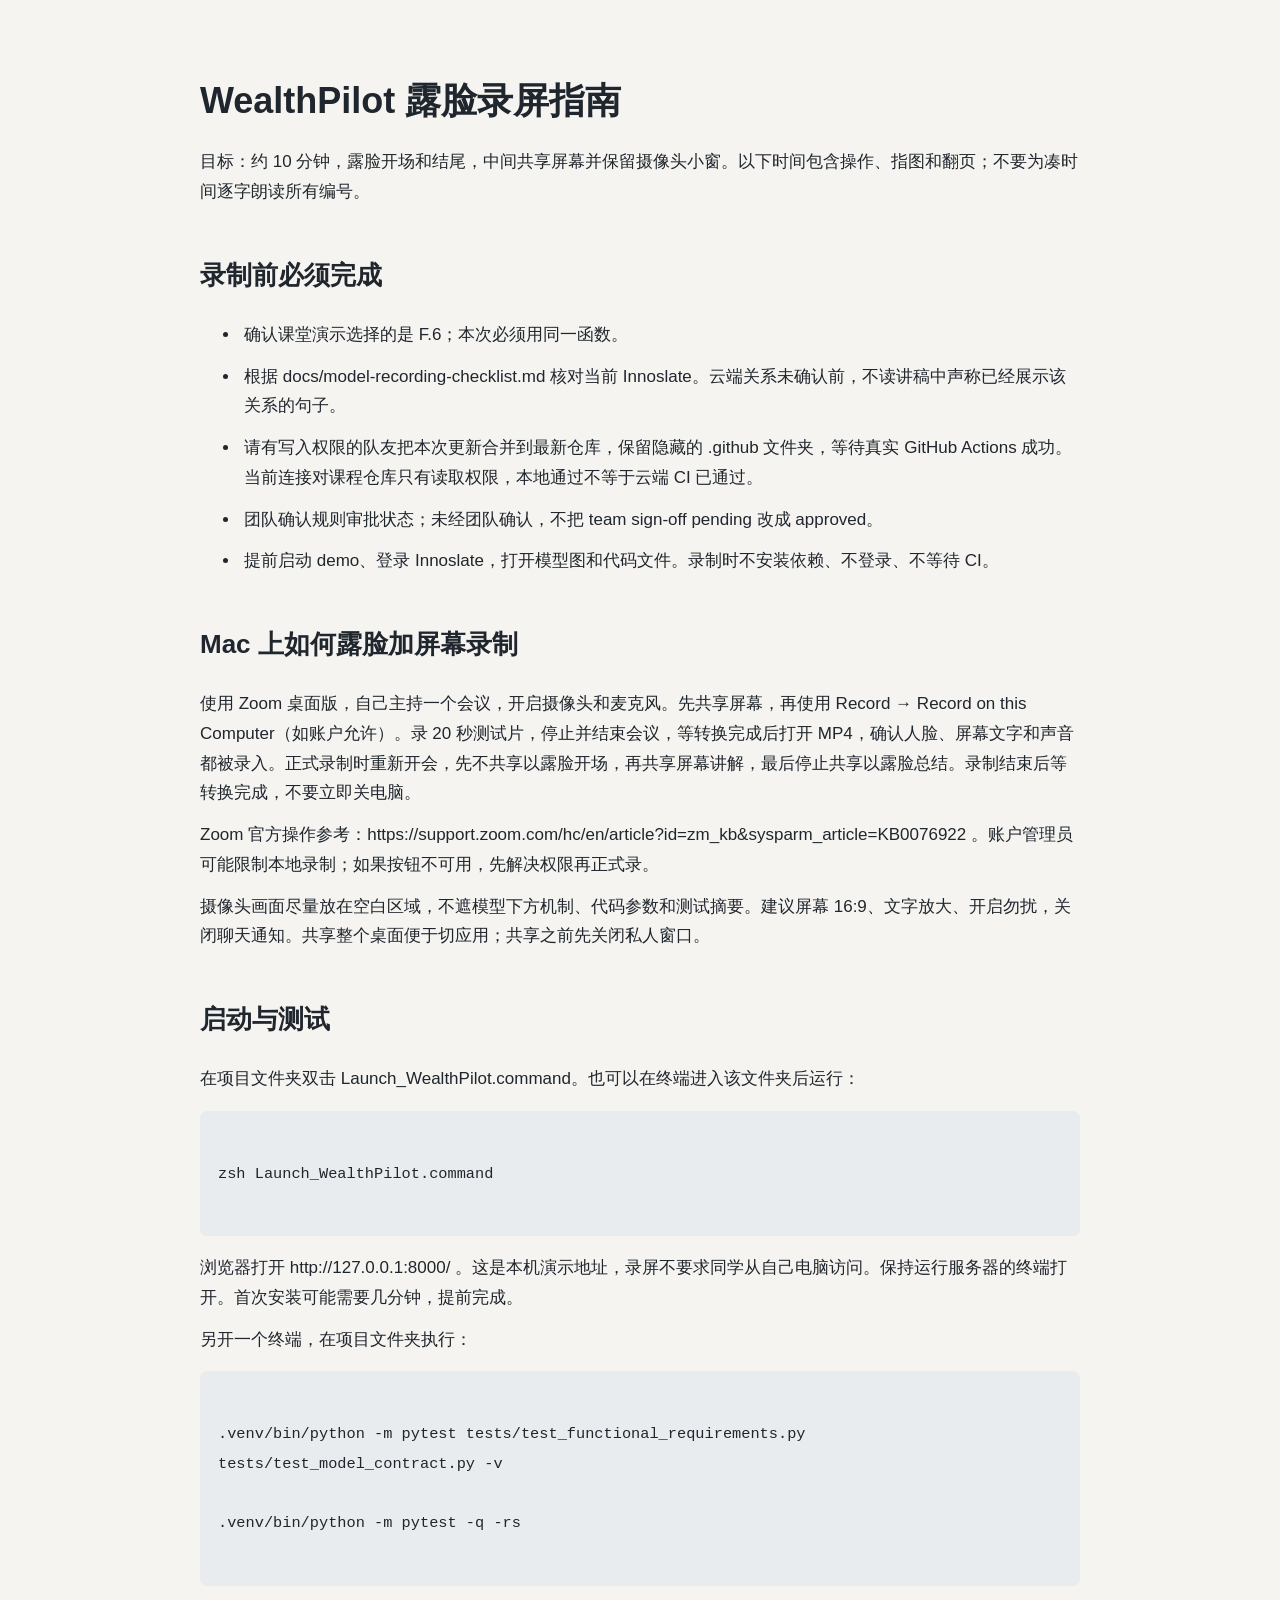
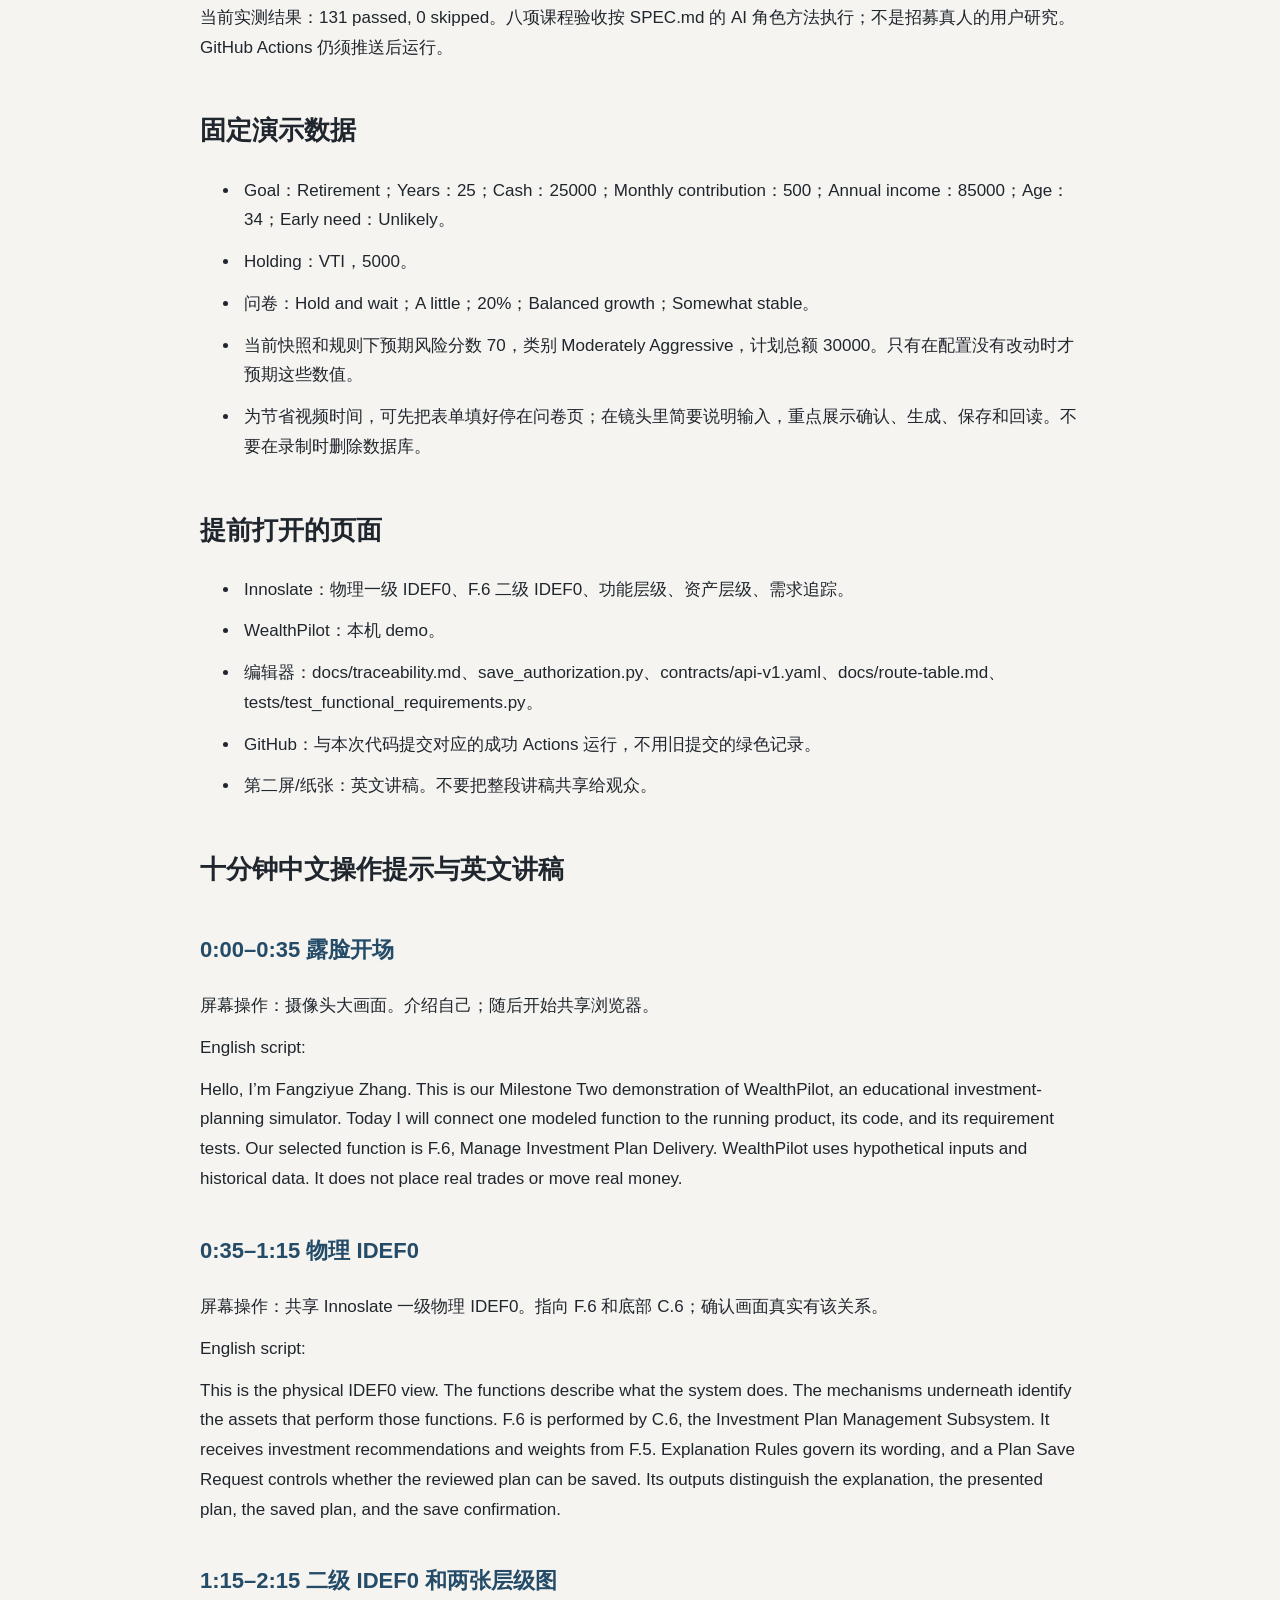
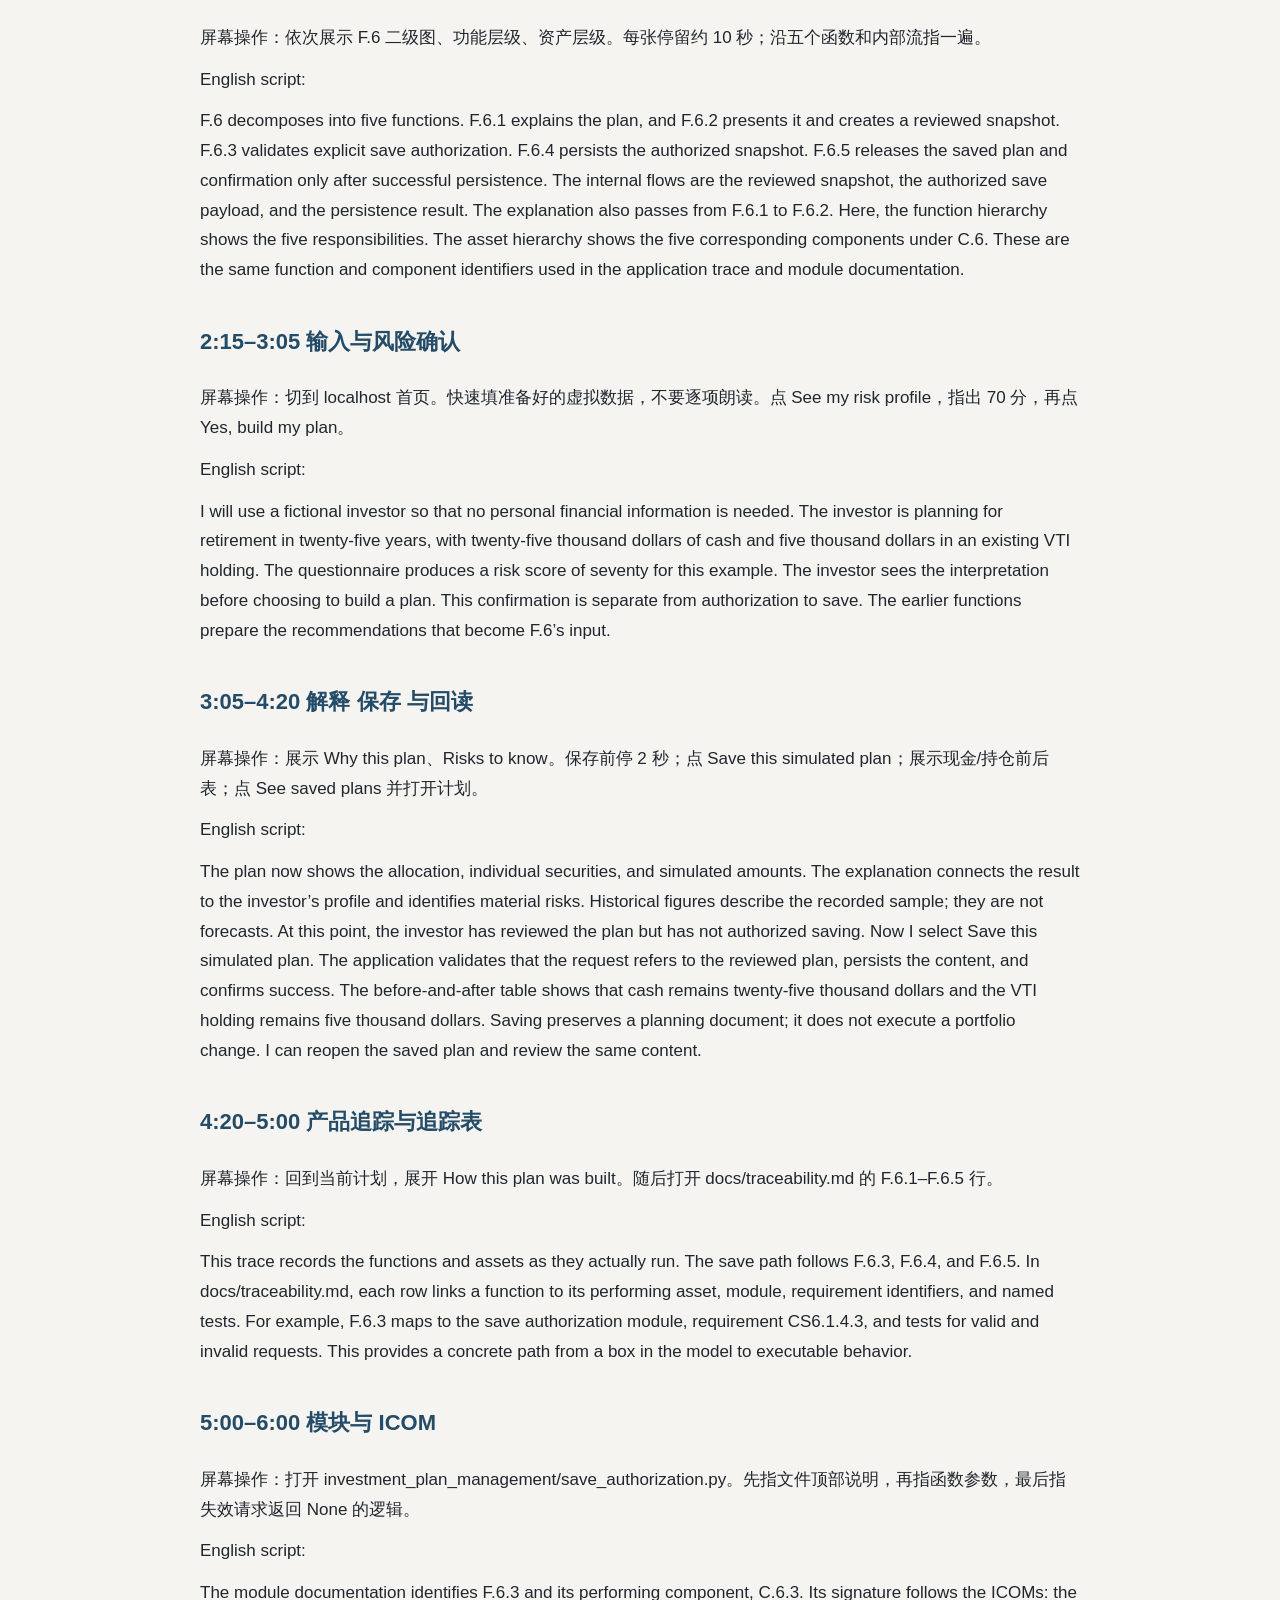
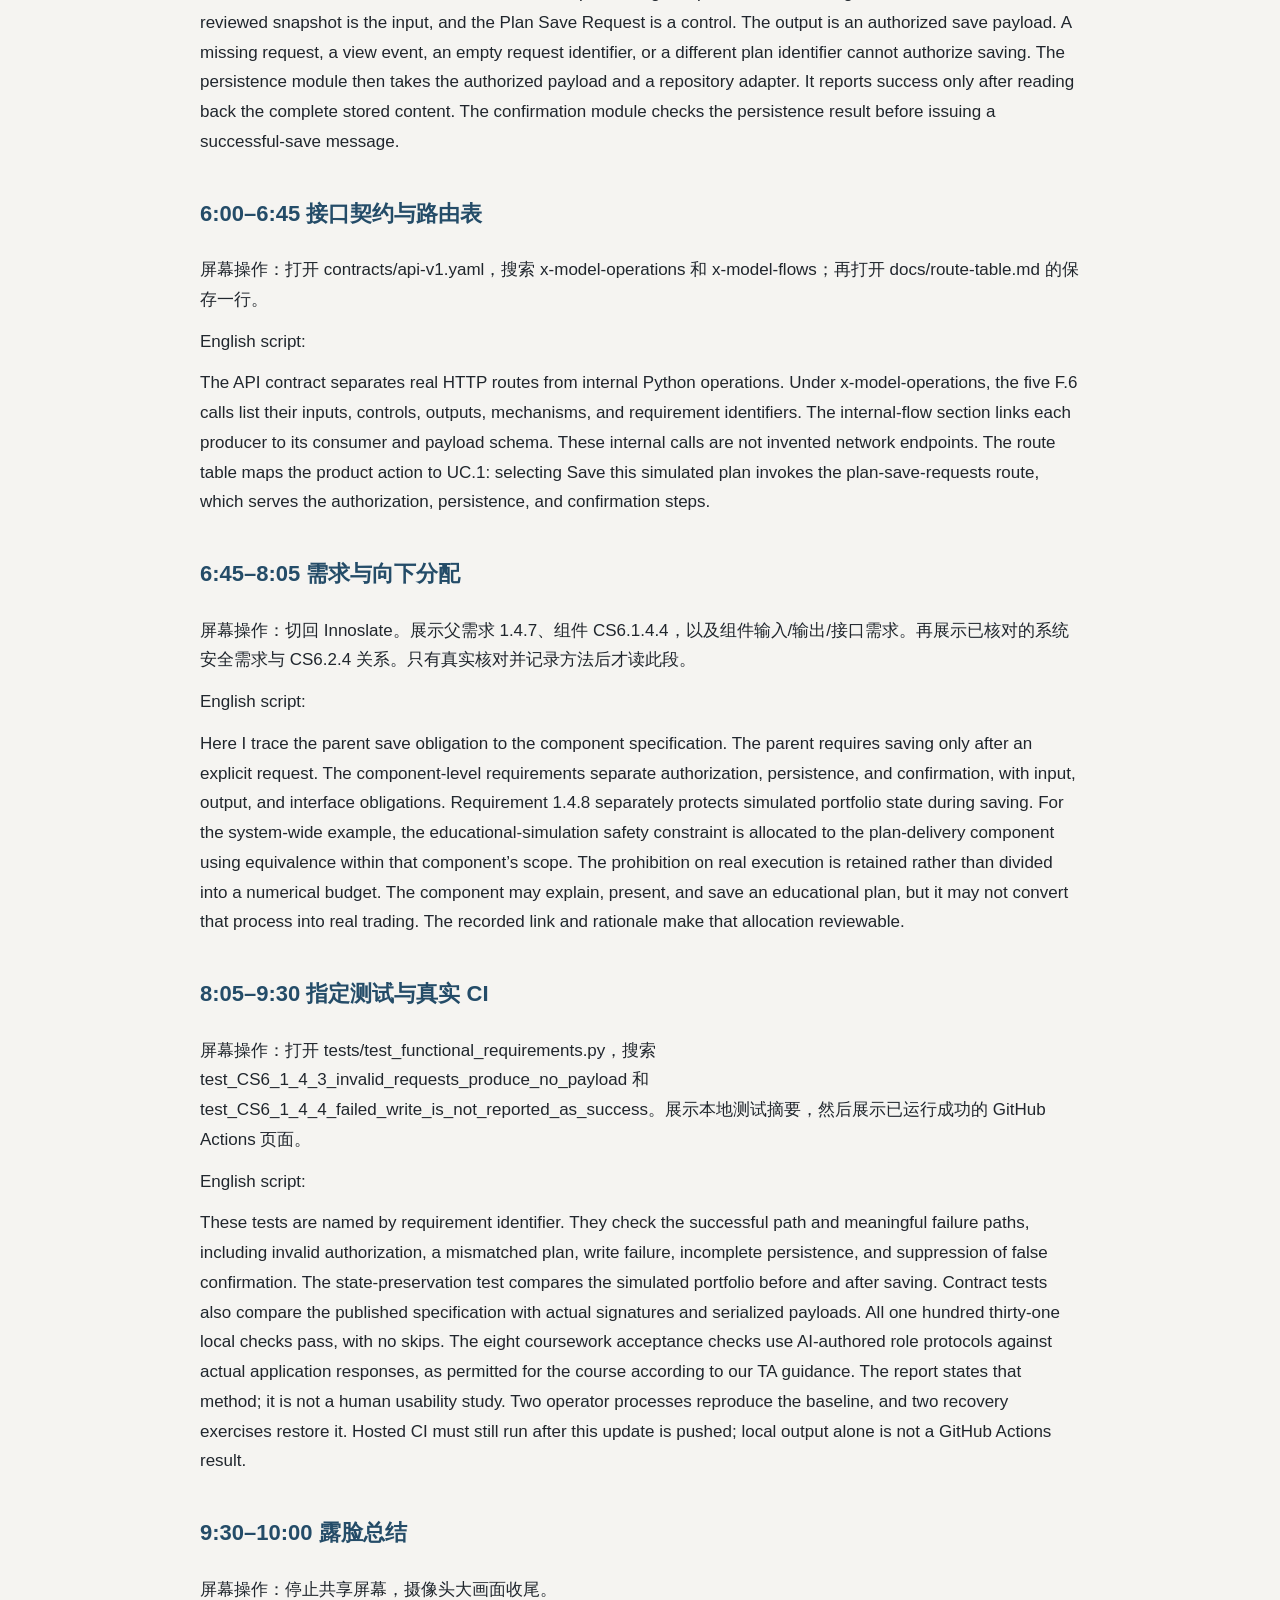
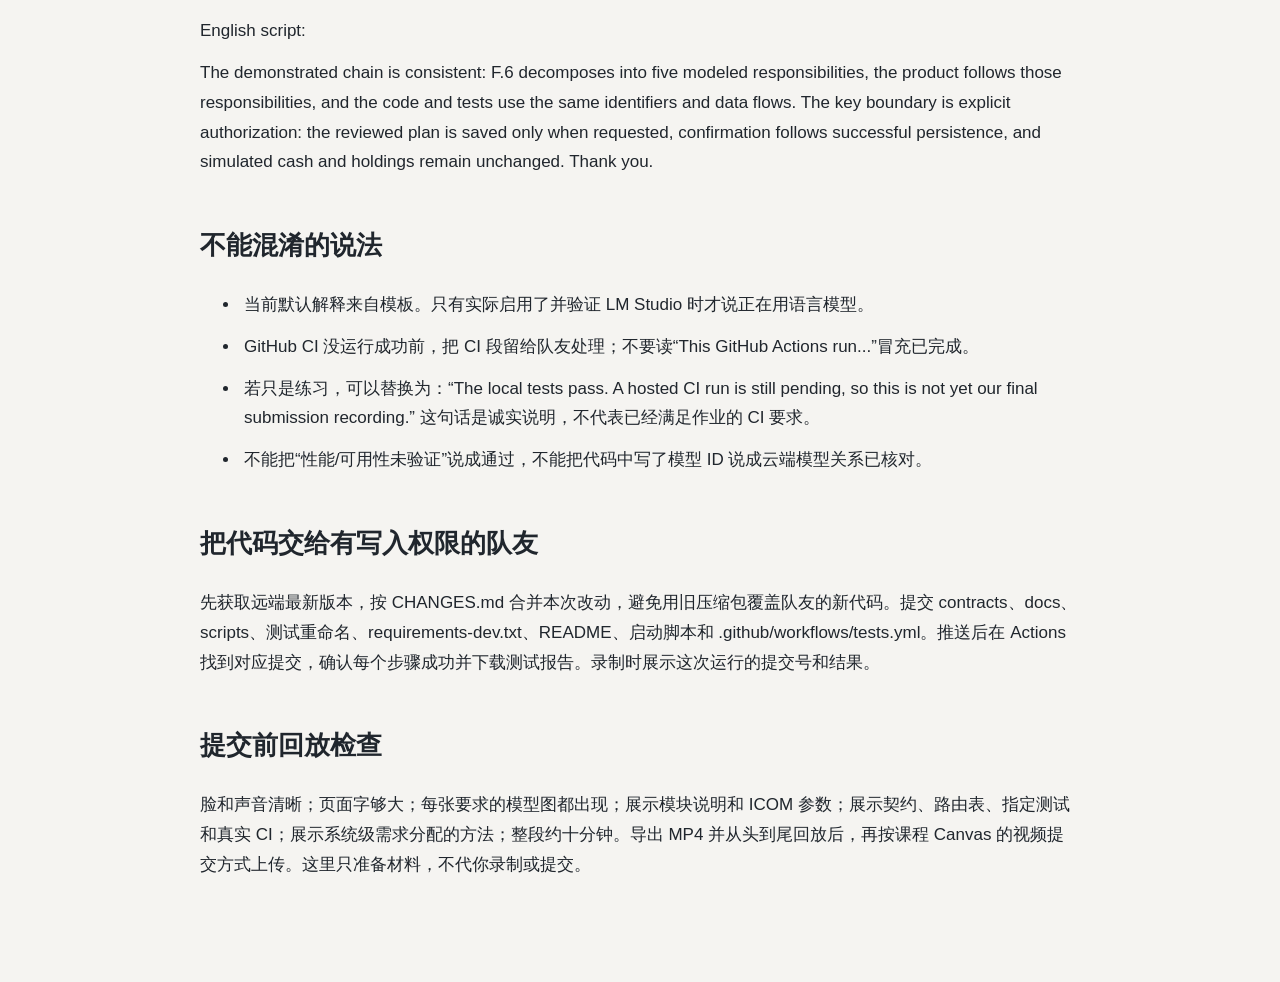
<file: 先看这里_露脸录屏指南.html>
<!doctype html><html lang="zh-CN"><meta charset="utf-8"><title>WealthPilot 露脸录屏指南</title><style>
body{margin:0;background:#f5f4f1;color:#20262d;font:17px/1.75 -apple-system,BlinkMacSystemFont,"PingFang SC",sans-serif}main{max-width:880px;margin:auto;padding:54px 32px 90px}h1{font-size:36px;line-height:1.25}h2{margin-top:46px;font-size:26px}h3{margin-top:38px;font-size:22px;color:#244c68}p,li{margin:12px 0}pre{white-space:pre-wrap;background:#e8ecee;padding:18px;border-radius:7px}code{font-family:ui-monospace,monospace;font-size:.9em}li{padding-left:4px}@media print{body{background:white;font-size:11pt}main{padding:0}h2,h3{break-after:avoid}pre{break-inside:avoid}}</style><main><h1>WealthPilot 露脸录屏指南</h1>
<p>目标：约 10 分钟，露脸开场和结尾，中间共享屏幕并保留摄像头小窗。以下时间包含操作、指图和翻页；不要为凑时间逐字朗读所有编号。</p>
<h2>录制前必须完成</h2>
<ul>
<li>确认课堂演示选择的是 F.6；本次必须用同一函数。</li>
<li>根据 docs/model-recording-checklist.md 核对当前 Innoslate。云端关系未确认前，不读讲稿中声称已经展示该关系的句子。</li>
<li>请有写入权限的队友把本次更新合并到最新仓库，保留隐藏的 .github 文件夹，等待真实 GitHub Actions 成功。当前连接对课程仓库只有读取权限，本地通过不等于云端 CI 已通过。</li>
<li>团队确认规则审批状态；未经团队确认，不把 team sign-off pending 改成 approved。</li>
<li>提前启动 demo、登录 Innoslate，打开模型图和代码文件。录制时不安装依赖、不登录、不等待 CI。</li>
</ul>
<h2>Mac 上如何露脸加屏幕录制</h2>
<p>使用 Zoom 桌面版，自己主持一个会议，开启摄像头和麦克风。先共享屏幕，再使用 Record → Record on this Computer（如账户允许）。录 20 秒测试片，停止并结束会议，等转换完成后打开 MP4，确认人脸、屏幕文字和声音都被录入。正式录制时重新开会，先不共享以露脸开场，再共享屏幕讲解，最后停止共享以露脸总结。录制结束后等转换完成，不要立即关电脑。</p>
<p>Zoom 官方操作参考：https://support.zoom.com/hc/en/article?id=zm_kb&amp;sysparm_article=KB0076922 。账户管理员可能限制本地录制；如果按钮不可用，先解决权限再正式录。</p>
<p>摄像头画面尽量放在空白区域，不遮模型下方机制、代码参数和测试摘要。建议屏幕 16:9、文字放大、开启勿扰，关闭聊天通知。共享整个桌面便于切应用；共享之前先关闭私人窗口。</p>
<h2>启动与测试</h2>
<p>在项目文件夹双击 Launch_WealthPilot.command。也可以在终端进入该文件夹后运行：</p>
<pre><code>
zsh Launch_WealthPilot.command

</code></pre>
<p>浏览器打开 http://127.0.0.1:8000/ 。这是本机演示地址，录屏不要求同学从自己电脑访问。保持运行服务器的终端打开。首次安装可能需要几分钟，提前完成。</p>
<p>另开一个终端，在项目文件夹执行：</p>
<pre><code>
.venv/bin/python -m pytest tests/test_functional_requirements.py tests/test_model_contract.py -v

.venv/bin/python -m pytest -q -rs

</code></pre>
<p>当前实测结果：131 passed, 0 skipped。八项课程验收按 SPEC.md 的 AI 角色方法执行；不是招募真人的用户研究。GitHub Actions 仍须推送后运行。</p>
<h2>固定演示数据</h2>
<ul>
<li>Goal：Retirement；Years：25；Cash：25000；Monthly contribution：500；Annual income：85000；Age：34；Early need：Unlikely。</li>
<li>Holding：VTI，5000。</li>
<li>问卷：Hold and wait；A little；20%；Balanced growth；Somewhat stable。</li>
<li>当前快照和规则下预期风险分数 70，类别 Moderately Aggressive，计划总额 30000。只有在配置没有改动时才预期这些数值。</li>
<li>为节省视频时间，可先把表单填好停在问卷页；在镜头里简要说明输入，重点展示确认、生成、保存和回读。不要在录制时删除数据库。</li>
</ul>
<h2>提前打开的页面</h2>
<ul>
<li>Innoslate：物理一级 IDEF0、F.6 二级 IDEF0、功能层级、资产层级、需求追踪。</li>
<li>WealthPilot：本机 demo。</li>
<li>编辑器：docs/traceability.md、save_authorization.py、contracts/api-v1.yaml、docs/route-table.md、tests/test_functional_requirements.py。</li>
<li>GitHub：与本次代码提交对应的成功 Actions 运行，不用旧提交的绿色记录。</li>
<li>第二屏/纸张：英文讲稿。不要把整段讲稿共享给观众。</li>
</ul>
<h2>十分钟中文操作提示与英文讲稿</h2>
<h3>0:00–0:35 露脸开场</h3>
<p>屏幕操作：摄像头大画面。介绍自己；随后开始共享浏览器。</p>
<p>English script:</p>
<p>Hello, I’m Fangziyue Zhang. This is our Milestone Two demonstration of WealthPilot, an educational investment-planning simulator. Today I will connect one modeled function to the running product, its code, and its requirement tests. Our selected function is F.6, Manage Investment Plan Delivery. WealthPilot uses hypothetical inputs and historical data. It does not place real trades or move real money.</p>
<h3>0:35–1:15 物理 IDEF0</h3>
<p>屏幕操作：共享 Innoslate 一级物理 IDEF0。指向 F.6 和底部 C.6；确认画面真实有该关系。</p>
<p>English script:</p>
<p>This is the physical IDEF0 view. The functions describe what the system does. The mechanisms underneath identify the assets that perform those functions. F.6 is performed by C.6, the Investment Plan Management Subsystem. It receives investment recommendations and weights from F.5. Explanation Rules govern its wording, and a Plan Save Request controls whether the reviewed plan can be saved. Its outputs distinguish the explanation, the presented plan, the saved plan, and the save confirmation.</p>
<h3>1:15–2:15 二级 IDEF0 和两张层级图</h3>
<p>屏幕操作：依次展示 F.6 二级图、功能层级、资产层级。每张停留约 10 秒；沿五个函数和内部流指一遍。</p>
<p>English script:</p>
<p>F.6 decomposes into five functions. F.6.1 explains the plan, and F.6.2 presents it and creates a reviewed snapshot. F.6.3 validates explicit save authorization. F.6.4 persists the authorized snapshot. F.6.5 releases the saved plan and confirmation only after successful persistence. The internal flows are the reviewed snapshot, the authorized save payload, and the persistence result. The explanation also passes from F.6.1 to F.6.2. Here, the function hierarchy shows the five responsibilities. The asset hierarchy shows the five corresponding components under C.6. These are the same function and component identifiers used in the application trace and module documentation.</p>
<h3>2:15–3:05 输入与风险确认</h3>
<p>屏幕操作：切到 localhost 首页。快速填准备好的虚拟数据，不要逐项朗读。点 See my risk profile，指出 70 分，再点 Yes, build my plan。</p>
<p>English script:</p>
<p>I will use a fictional investor so that no personal financial information is needed. The investor is planning for retirement in twenty-five years, with twenty-five thousand dollars of cash and five thousand dollars in an existing VTI holding. The questionnaire produces a risk score of seventy for this example. The investor sees the interpretation before choosing to build a plan. This confirmation is separate from authorization to save. The earlier functions prepare the recommendations that become F.6’s input.</p>
<h3>3:05–4:20 解释 保存 与回读</h3>
<p>屏幕操作：展示 Why this plan、Risks to know。保存前停 2 秒；点 Save this simulated plan；展示现金/持仓前后表；点 See saved plans 并打开计划。</p>
<p>English script:</p>
<p>The plan now shows the allocation, individual securities, and simulated amounts. The explanation connects the result to the investor’s profile and identifies material risks. Historical figures describe the recorded sample; they are not forecasts. At this point, the investor has reviewed the plan but has not authorized saving. Now I select Save this simulated plan. The application validates that the request refers to the reviewed plan, persists the content, and confirms success. The before-and-after table shows that cash remains twenty-five thousand dollars and the VTI holding remains five thousand dollars. Saving preserves a planning document; it does not execute a portfolio change. I can reopen the saved plan and review the same content.</p>
<h3>4:20–5:00 产品追踪与追踪表</h3>
<p>屏幕操作：回到当前计划，展开 How this plan was built。随后打开 docs/traceability.md 的 F.6.1–F.6.5 行。</p>
<p>English script:</p>
<p>This trace records the functions and assets as they actually run. The save path follows F.6.3, F.6.4, and F.6.5. In docs/traceability.md, each row links a function to its performing asset, module, requirement identifiers, and named tests. For example, F.6.3 maps to the save authorization module, requirement CS6.1.4.3, and tests for valid and invalid requests. This provides a concrete path from a box in the model to executable behavior.</p>
<h3>5:00–6:00 模块与 ICOM</h3>
<p>屏幕操作：打开 investment_plan_management/save_authorization.py。先指文件顶部说明，再指函数参数，最后指失效请求返回 None 的逻辑。</p>
<p>English script:</p>
<p>The module documentation identifies F.6.3 and its performing component, C.6.3. Its signature follows the ICOMs: the reviewed snapshot is the input, and the Plan Save Request is a control. The output is an authorized save payload. A missing request, a view event, an empty request identifier, or a different plan identifier cannot authorize saving. The persistence module then takes the authorized payload and a repository adapter. It reports success only after reading back the complete stored content. The confirmation module checks the persistence result before issuing a successful-save message.</p>
<h3>6:00–6:45 接口契约与路由表</h3>
<p>屏幕操作：打开 contracts/api-v1.yaml，搜索 x-model-operations 和 x-model-flows；再打开 docs/route-table.md 的保存一行。</p>
<p>English script:</p>
<p>The API contract separates real HTTP routes from internal Python operations. Under x-model-operations, the five F.6 calls list their inputs, controls, outputs, mechanisms, and requirement identifiers. The internal-flow section links each producer to its consumer and payload schema. These internal calls are not invented network endpoints. The route table maps the product action to UC.1: selecting Save this simulated plan invokes the plan-save-requests route, which serves the authorization, persistence, and confirmation steps.</p>
<h3>6:45–8:05 需求与向下分配</h3>
<p>屏幕操作：切回 Innoslate。展示父需求 1.4.7、组件 CS6.1.4.4，以及组件输入/输出/接口需求。再展示已核对的系统安全需求与 CS6.2.4 关系。只有真实核对并记录方法后才读此段。</p>
<p>English script:</p>
<p>Here I trace the parent save obligation to the component specification. The parent requires saving only after an explicit request. The component-level requirements separate authorization, persistence, and confirmation, with input, output, and interface obligations. Requirement 1.4.8 separately protects simulated portfolio state during saving. For the system-wide example, the educational-simulation safety constraint is allocated to the plan-delivery component using equivalence within that component’s scope. The prohibition on real execution is retained rather than divided into a numerical budget. The component may explain, present, and save an educational plan, but it may not convert that process into real trading. The recorded link and rationale make that allocation reviewable.</p>
<h3>8:05–9:30 指定测试与真实 CI</h3>
<p>屏幕操作：打开 tests/test_functional_requirements.py，搜索 test_CS6_1_4_3_invalid_requests_produce_no_payload 和 test_CS6_1_4_4_failed_write_is_not_reported_as_success。展示本地测试摘要，然后展示已运行成功的 GitHub Actions 页面。</p>
<p>English script:</p>
<p>These tests are named by requirement identifier. They check the successful path and meaningful failure paths, including invalid authorization, a mismatched plan, write failure, incomplete persistence, and suppression of false confirmation. The state-preservation test compares the simulated portfolio before and after saving. Contract tests also compare the published specification with actual signatures and serialized payloads. All one hundred thirty-one local checks pass, with no skips. The eight coursework acceptance checks use AI-authored role protocols against actual application responses, as permitted for the course according to our TA guidance. The report states that method; it is not a human usability study. Two operator processes reproduce the baseline, and two recovery exercises restore it. Hosted CI must still run after this update is pushed; local output alone is not a GitHub Actions result.</p>
<h3>9:30–10:00 露脸总结</h3>
<p>屏幕操作：停止共享屏幕，摄像头大画面收尾。</p>
<p>English script:</p>
<p>The demonstrated chain is consistent: F.6 decomposes into five modeled responsibilities, the product follows those responsibilities, and the code and tests use the same identifiers and data flows. The key boundary is explicit authorization: the reviewed plan is saved only when requested, confirmation follows successful persistence, and simulated cash and holdings remain unchanged. Thank you.</p>
<h2>不能混淆的说法</h2>
<ul>
<li>当前默认解释来自模板。只有实际启用了并验证 LM Studio 时才说正在用语言模型。</li>
<li>GitHub CI 没运行成功前，把 CI 段留给队友处理；不要读“This GitHub Actions run...”冒充已完成。</li>
<li>若只是练习，可以替换为：“The local tests pass. A hosted CI run is still pending, so this is not yet our final submission recording.” 这句话是诚实说明，不代表已经满足作业的 CI 要求。</li>
<li>不能把“性能/可用性未验证”说成通过，不能把代码中写了模型 ID 说成云端模型关系已核对。</li>
</ul>
<h2>把代码交给有写入权限的队友</h2>
<p>先获取远端最新版本，按 CHANGES.md 合并本次改动，避免用旧压缩包覆盖队友的新代码。提交 contracts、docs、scripts、测试重命名、requirements-dev.txt、README、启动脚本和 .github/workflows/tests.yml。推送后在 Actions 找到对应提交，确认每个步骤成功并下载测试报告。录制时展示这次运行的提交号和结果。</p>
<h2>提交前回放检查</h2>
<p>脸和声音清晰；页面字够大；每张要求的模型图都出现；展示模块说明和 ICOM 参数；展示契约、路由表、指定测试和真实 CI；展示系统级需求分配的方法；整段约十分钟。导出 MP4 并从头到尾回放后，再按课程 Canvas 的视频提交方式上传。这里只准备材料，不代你录制或提交。</p></main></html>
</file>
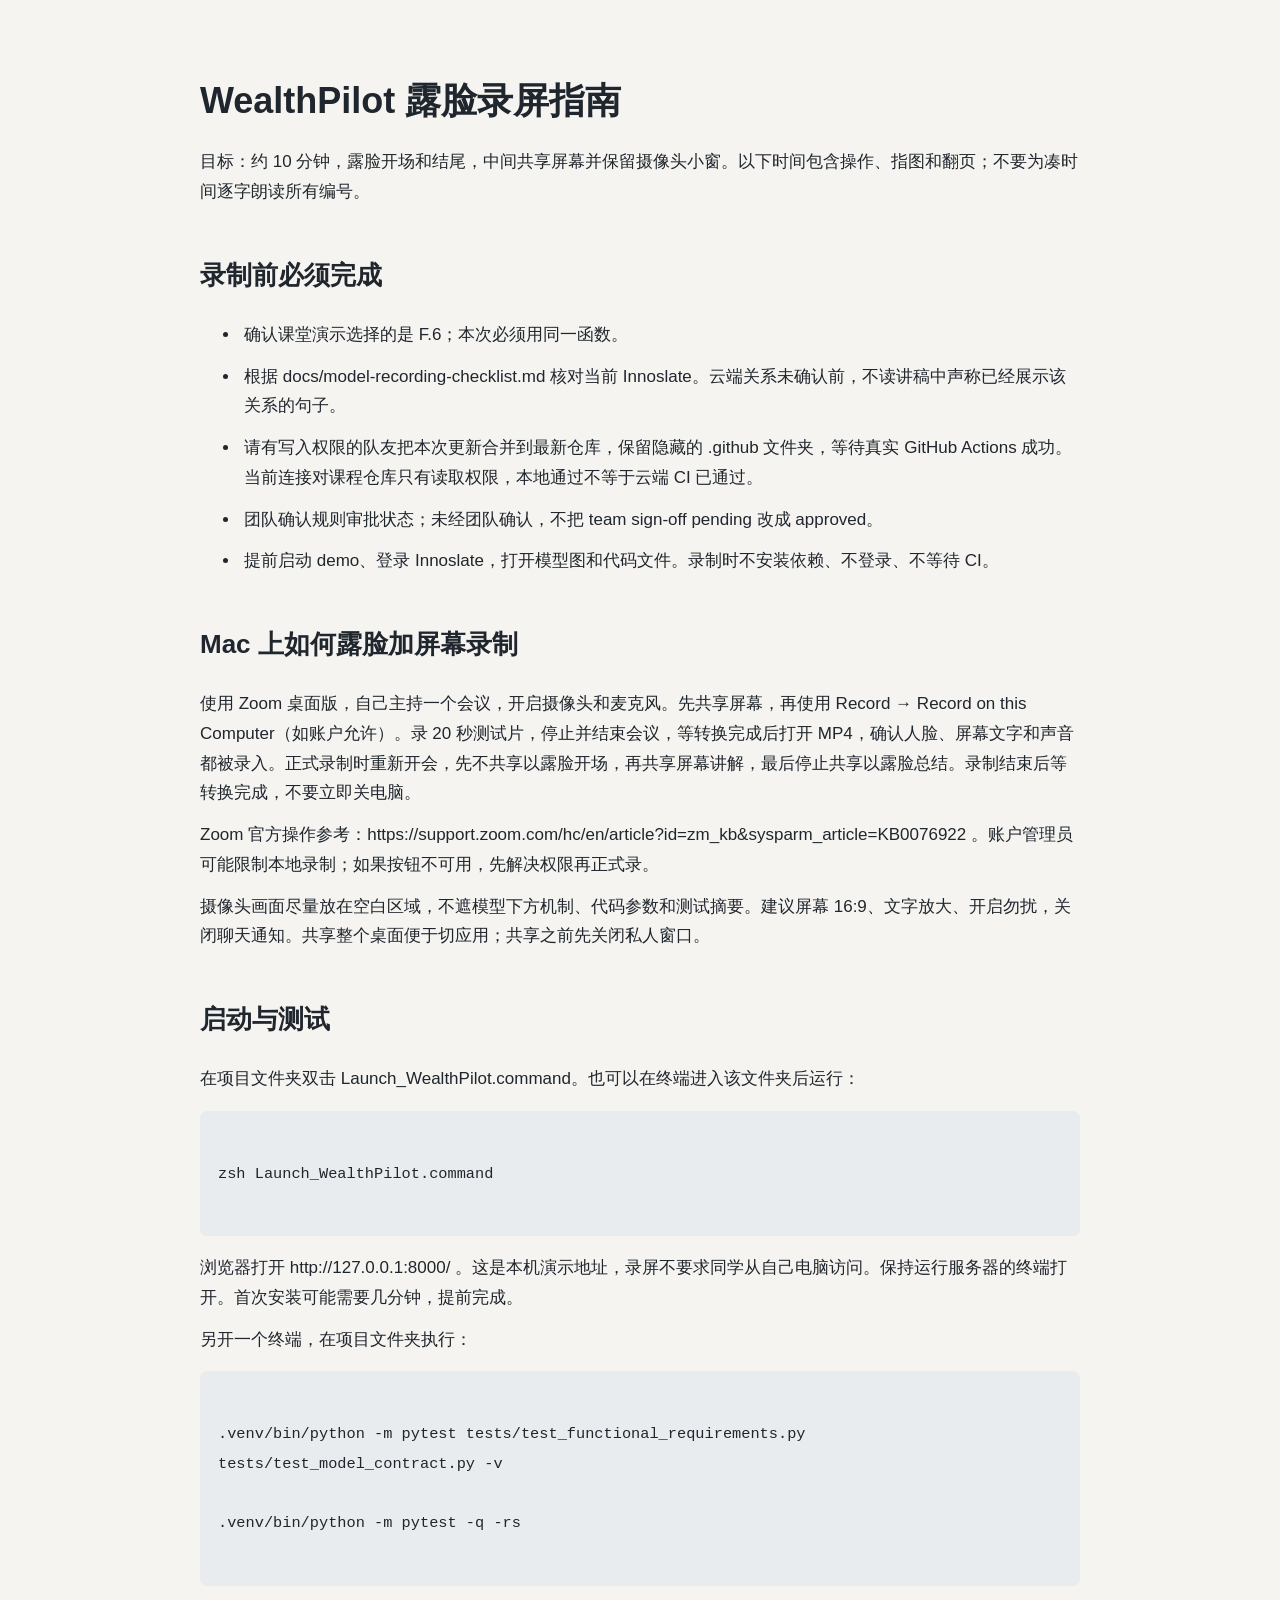
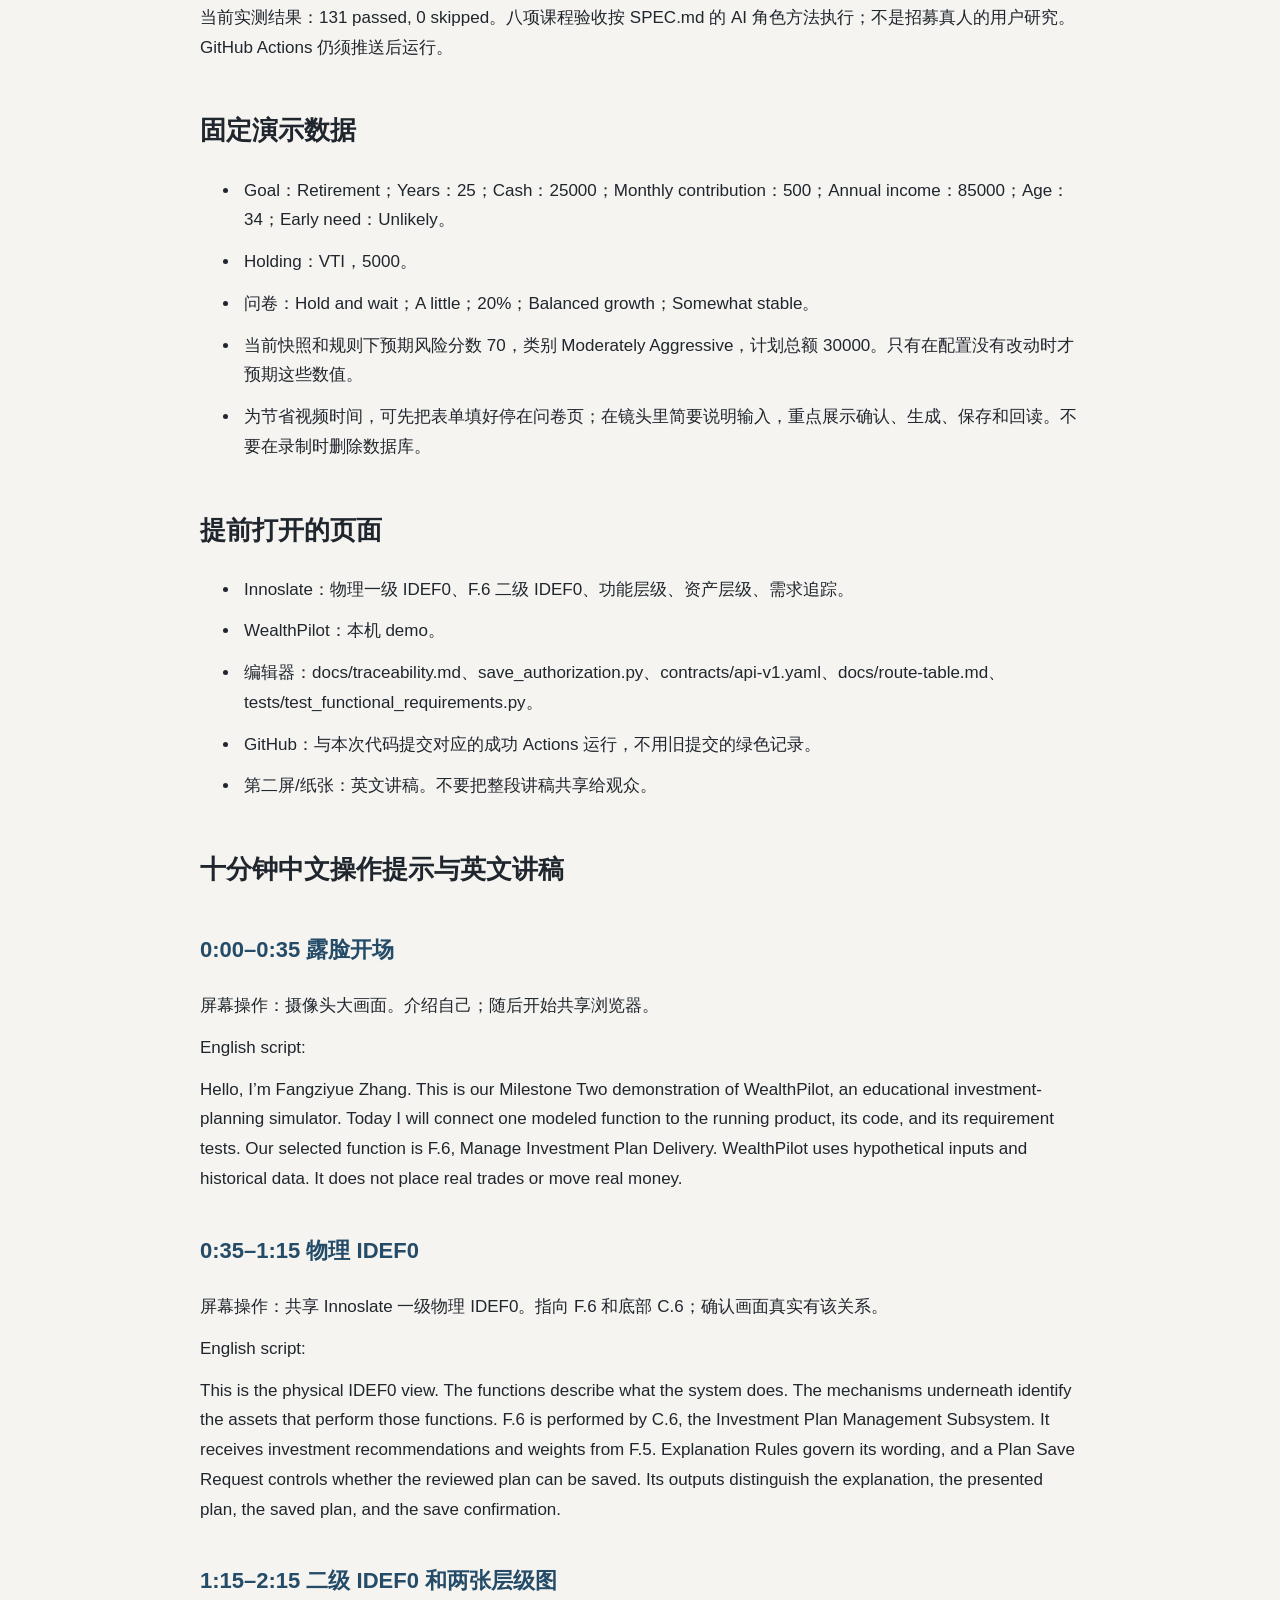
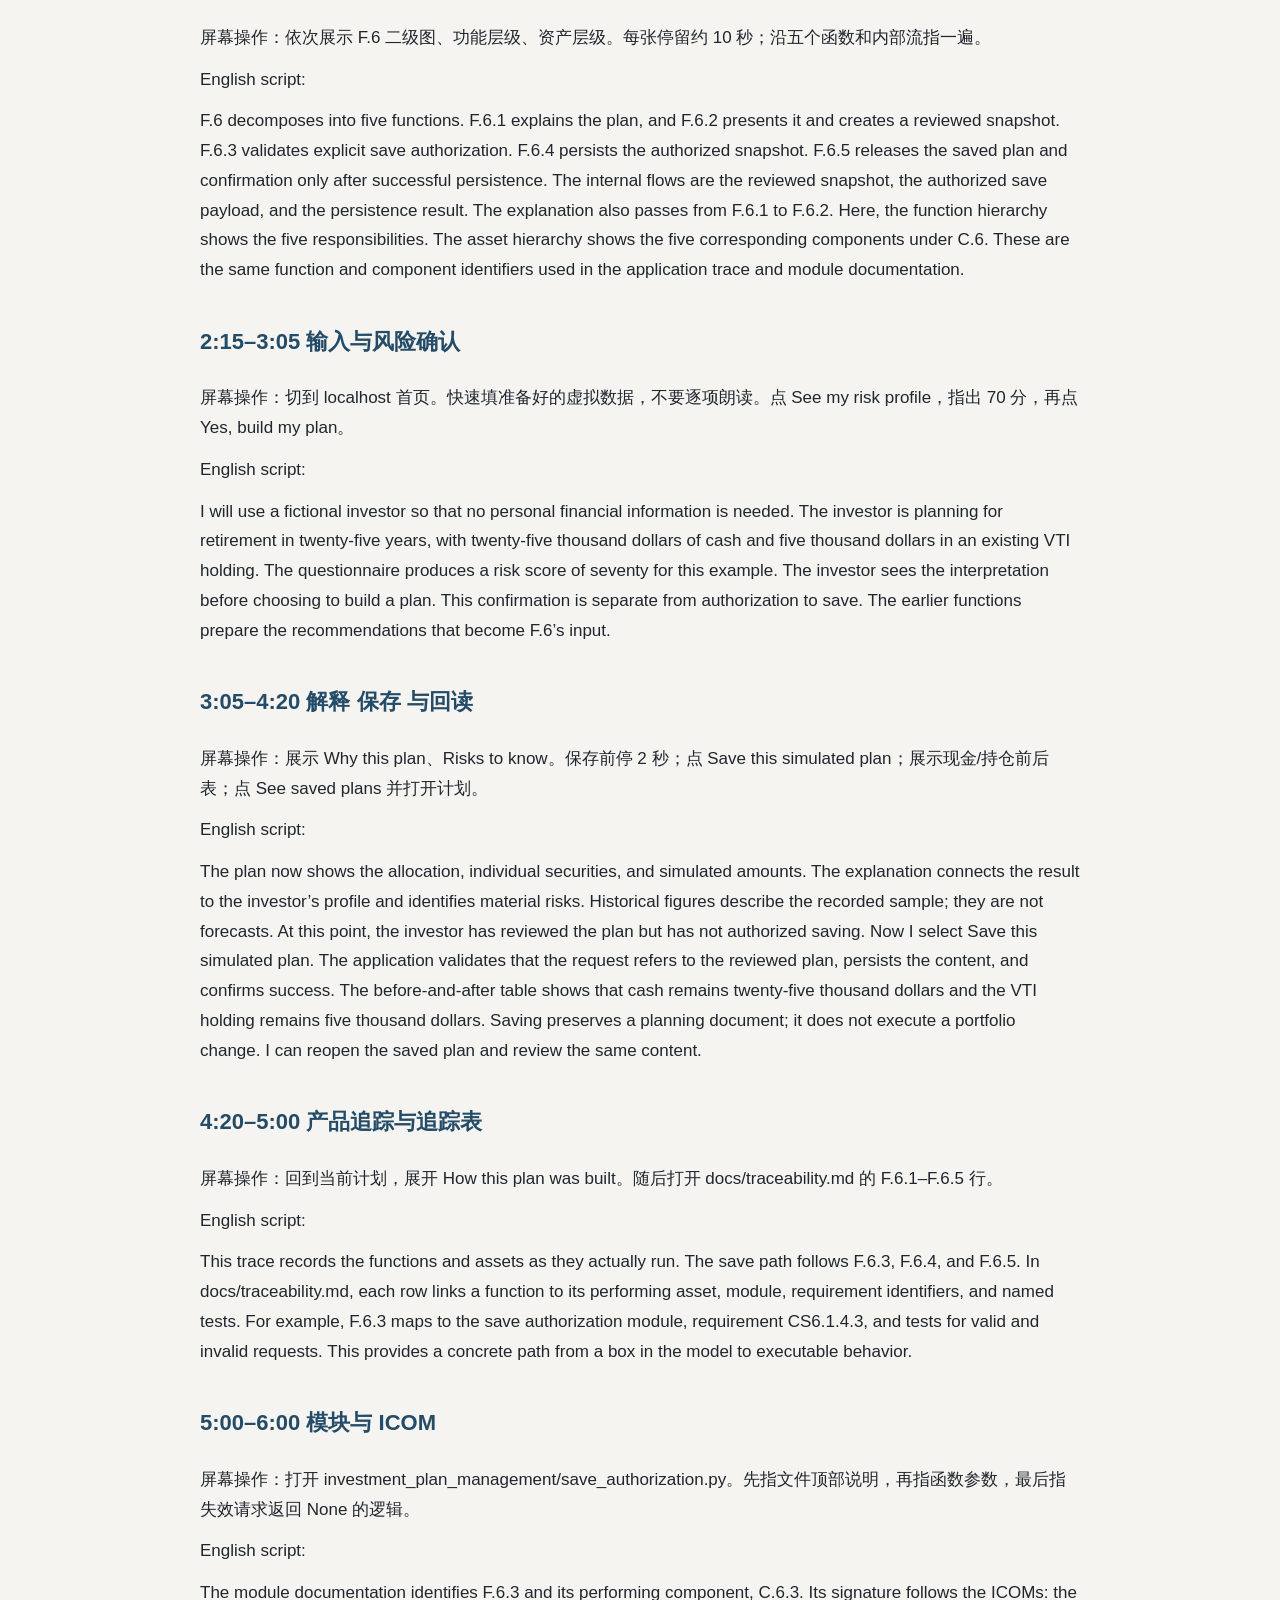
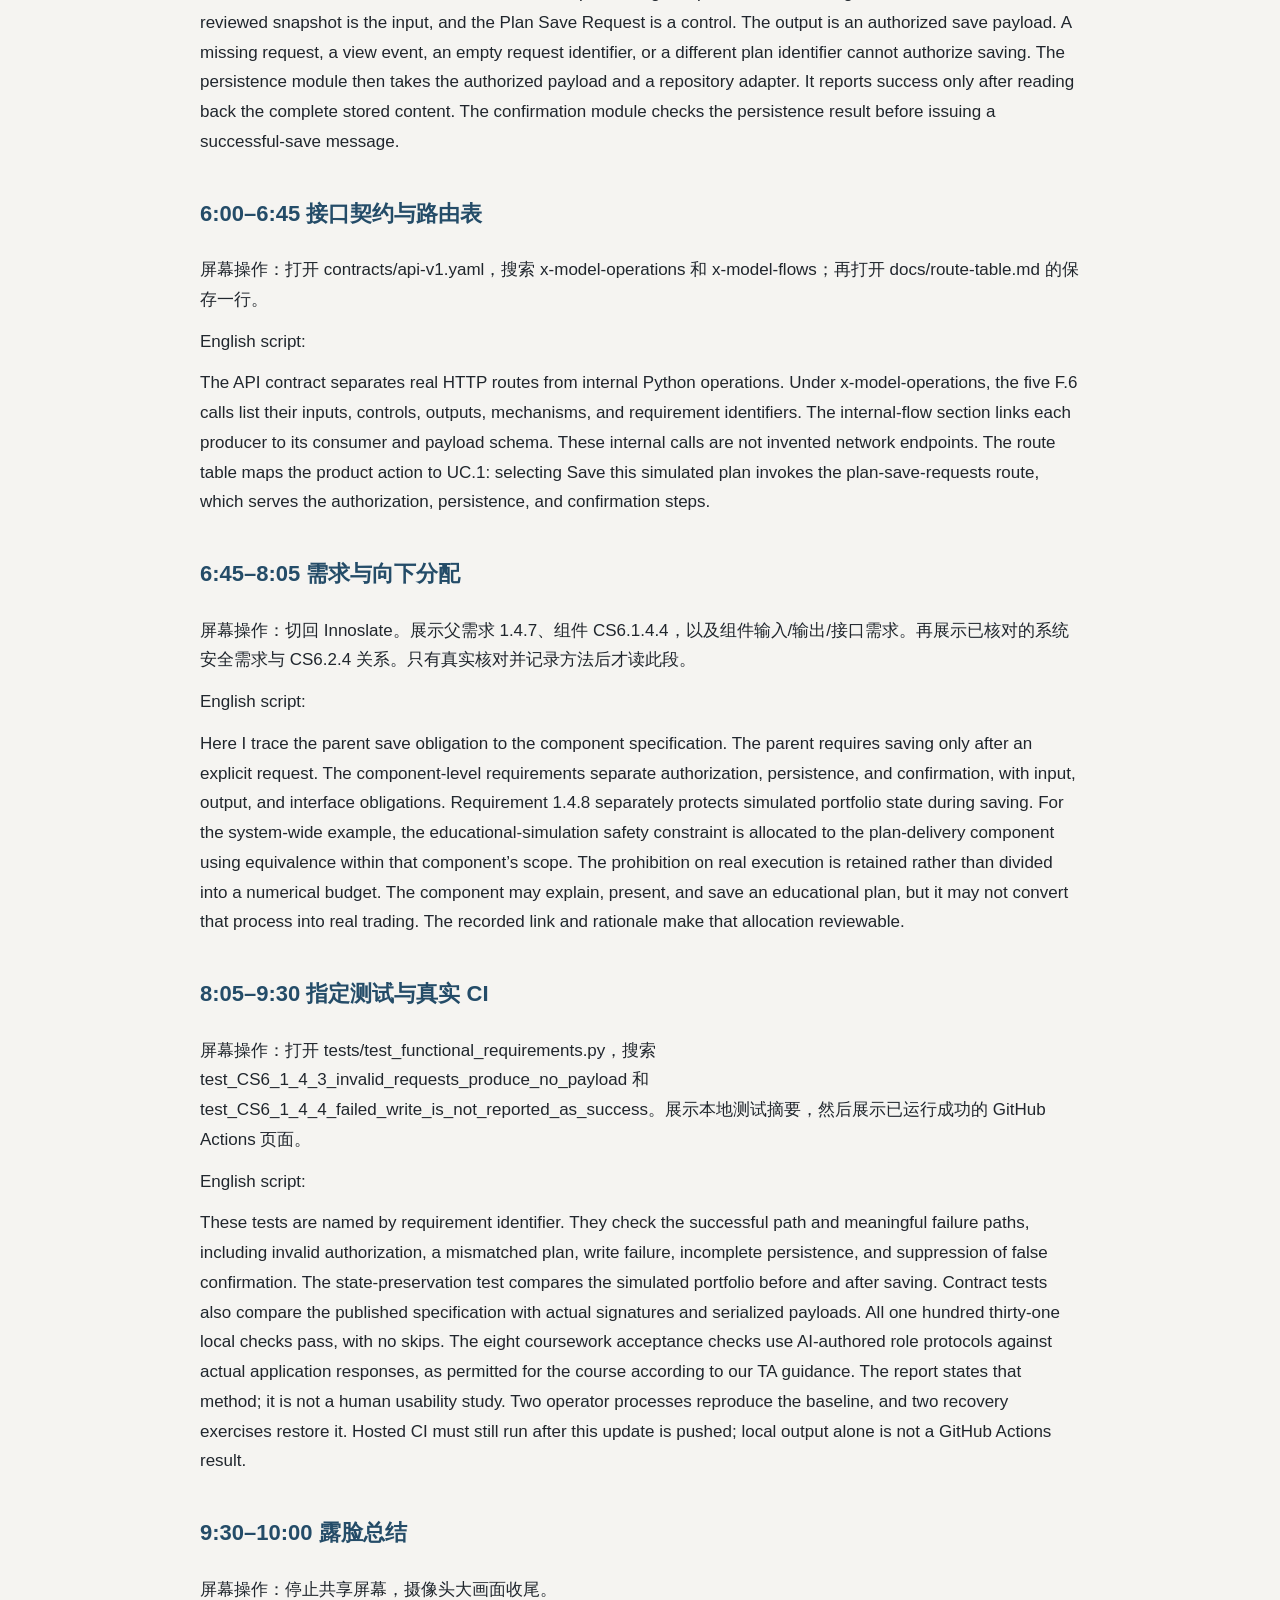
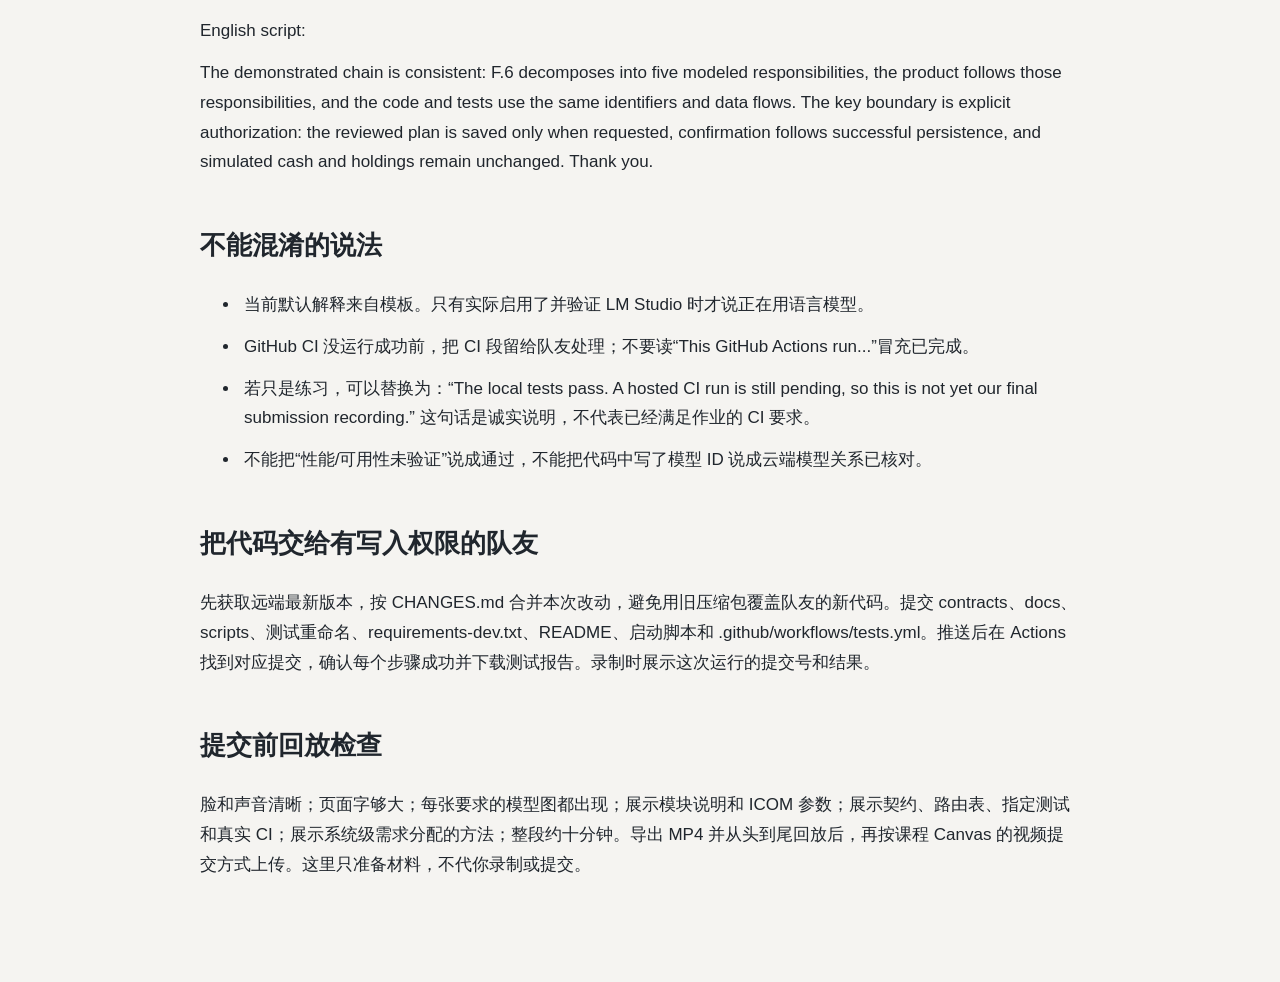
<file: docs/先看这里_露脸录屏指南.html>
<!doctype html><html lang="zh-CN"><meta charset="utf-8"><title>WealthPilot 露脸录屏指南</title><style>
body{margin:0;background:#f5f4f1;color:#20262d;font:17px/1.75 -apple-system,BlinkMacSystemFont,"PingFang SC",sans-serif}main{max-width:880px;margin:auto;padding:54px 32px 90px}h1{font-size:36px;line-height:1.25}h2{margin-top:46px;font-size:26px}h3{margin-top:38px;font-size:22px;color:#244c68}p,li{margin:12px 0}pre{white-space:pre-wrap;background:#e8ecee;padding:18px;border-radius:7px}code{font-family:ui-monospace,monospace;font-size:.9em}li{padding-left:4px}@media print{body{background:white;font-size:11pt}main{padding:0}h2,h3{break-after:avoid}pre{break-inside:avoid}}</style><main><h1>WealthPilot 露脸录屏指南</h1>
<p>目标：约 10 分钟，露脸开场和结尾，中间共享屏幕并保留摄像头小窗。以下时间包含操作、指图和翻页；不要为凑时间逐字朗读所有编号。</p>
<h2>录制前必须完成</h2>
<ul>
<li>确认课堂演示选择的是 F.6；本次必须用同一函数。</li>
<li>根据 docs/model-recording-checklist.md 核对当前 Innoslate。云端关系未确认前，不读讲稿中声称已经展示该关系的句子。</li>
<li>请有写入权限的队友把本次更新合并到最新仓库，保留隐藏的 .github 文件夹，等待真实 GitHub Actions 成功。当前连接对课程仓库只有读取权限，本地通过不等于云端 CI 已通过。</li>
<li>团队确认规则审批状态；未经团队确认，不把 team sign-off pending 改成 approved。</li>
<li>提前启动 demo、登录 Innoslate，打开模型图和代码文件。录制时不安装依赖、不登录、不等待 CI。</li>
</ul>
<h2>Mac 上如何露脸加屏幕录制</h2>
<p>使用 Zoom 桌面版，自己主持一个会议，开启摄像头和麦克风。先共享屏幕，再使用 Record → Record on this Computer（如账户允许）。录 20 秒测试片，停止并结束会议，等转换完成后打开 MP4，确认人脸、屏幕文字和声音都被录入。正式录制时重新开会，先不共享以露脸开场，再共享屏幕讲解，最后停止共享以露脸总结。录制结束后等转换完成，不要立即关电脑。</p>
<p>Zoom 官方操作参考：https://support.zoom.com/hc/en/article?id=zm_kb&amp;sysparm_article=KB0076922 。账户管理员可能限制本地录制；如果按钮不可用，先解决权限再正式录。</p>
<p>摄像头画面尽量放在空白区域，不遮模型下方机制、代码参数和测试摘要。建议屏幕 16:9、文字放大、开启勿扰，关闭聊天通知。共享整个桌面便于切应用；共享之前先关闭私人窗口。</p>
<h2>启动与测试</h2>
<p>在项目文件夹双击 Launch_WealthPilot.command。也可以在终端进入该文件夹后运行：</p>
<pre><code>
zsh Launch_WealthPilot.command

</code></pre>
<p>浏览器打开 http://127.0.0.1:8000/ 。这是本机演示地址，录屏不要求同学从自己电脑访问。保持运行服务器的终端打开。首次安装可能需要几分钟，提前完成。</p>
<p>另开一个终端，在项目文件夹执行：</p>
<pre><code>
.venv/bin/python -m pytest tests/test_functional_requirements.py tests/test_model_contract.py -v

.venv/bin/python -m pytest -q -rs

</code></pre>
<p>当前实测结果：131 passed, 0 skipped。八项课程验收按 SPEC.md 的 AI 角色方法执行；不是招募真人的用户研究。GitHub Actions 仍须推送后运行。</p>
<h2>固定演示数据</h2>
<ul>
<li>Goal：Retirement；Years：25；Cash：25000；Monthly contribution：500；Annual income：85000；Age：34；Early need：Unlikely。</li>
<li>Holding：VTI，5000。</li>
<li>问卷：Hold and wait；A little；20%；Balanced growth；Somewhat stable。</li>
<li>当前快照和规则下预期风险分数 70，类别 Moderately Aggressive，计划总额 30000。只有在配置没有改动时才预期这些数值。</li>
<li>为节省视频时间，可先把表单填好停在问卷页；在镜头里简要说明输入，重点展示确认、生成、保存和回读。不要在录制时删除数据库。</li>
</ul>
<h2>提前打开的页面</h2>
<ul>
<li>Innoslate：物理一级 IDEF0、F.6 二级 IDEF0、功能层级、资产层级、需求追踪。</li>
<li>WealthPilot：本机 demo。</li>
<li>编辑器：docs/traceability.md、save_authorization.py、contracts/api-v1.yaml、docs/route-table.md、tests/test_functional_requirements.py。</li>
<li>GitHub：与本次代码提交对应的成功 Actions 运行，不用旧提交的绿色记录。</li>
<li>第二屏/纸张：英文讲稿。不要把整段讲稿共享给观众。</li>
</ul>
<h2>十分钟中文操作提示与英文讲稿</h2>
<h3>0:00–0:35 露脸开场</h3>
<p>屏幕操作：摄像头大画面。介绍自己；随后开始共享浏览器。</p>
<p>English script:</p>
<p>Hello, I’m Fangziyue Zhang. This is our Milestone Two demonstration of WealthPilot, an educational investment-planning simulator. Today I will connect one modeled function to the running product, its code, and its requirement tests. Our selected function is F.6, Manage Investment Plan Delivery. WealthPilot uses hypothetical inputs and historical data. It does not place real trades or move real money.</p>
<h3>0:35–1:15 物理 IDEF0</h3>
<p>屏幕操作：共享 Innoslate 一级物理 IDEF0。指向 F.6 和底部 C.6；确认画面真实有该关系。</p>
<p>English script:</p>
<p>This is the physical IDEF0 view. The functions describe what the system does. The mechanisms underneath identify the assets that perform those functions. F.6 is performed by C.6, the Investment Plan Management Subsystem. It receives investment recommendations and weights from F.5. Explanation Rules govern its wording, and a Plan Save Request controls whether the reviewed plan can be saved. Its outputs distinguish the explanation, the presented plan, the saved plan, and the save confirmation.</p>
<h3>1:15–2:15 二级 IDEF0 和两张层级图</h3>
<p>屏幕操作：依次展示 F.6 二级图、功能层级、资产层级。每张停留约 10 秒；沿五个函数和内部流指一遍。</p>
<p>English script:</p>
<p>F.6 decomposes into five functions. F.6.1 explains the plan, and F.6.2 presents it and creates a reviewed snapshot. F.6.3 validates explicit save authorization. F.6.4 persists the authorized snapshot. F.6.5 releases the saved plan and confirmation only after successful persistence. The internal flows are the reviewed snapshot, the authorized save payload, and the persistence result. The explanation also passes from F.6.1 to F.6.2. Here, the function hierarchy shows the five responsibilities. The asset hierarchy shows the five corresponding components under C.6. These are the same function and component identifiers used in the application trace and module documentation.</p>
<h3>2:15–3:05 输入与风险确认</h3>
<p>屏幕操作：切到 localhost 首页。快速填准备好的虚拟数据，不要逐项朗读。点 See my risk profile，指出 70 分，再点 Yes, build my plan。</p>
<p>English script:</p>
<p>I will use a fictional investor so that no personal financial information is needed. The investor is planning for retirement in twenty-five years, with twenty-five thousand dollars of cash and five thousand dollars in an existing VTI holding. The questionnaire produces a risk score of seventy for this example. The investor sees the interpretation before choosing to build a plan. This confirmation is separate from authorization to save. The earlier functions prepare the recommendations that become F.6’s input.</p>
<h3>3:05–4:20 解释 保存 与回读</h3>
<p>屏幕操作：展示 Why this plan、Risks to know。保存前停 2 秒；点 Save this simulated plan；展示现金/持仓前后表；点 See saved plans 并打开计划。</p>
<p>English script:</p>
<p>The plan now shows the allocation, individual securities, and simulated amounts. The explanation connects the result to the investor’s profile and identifies material risks. Historical figures describe the recorded sample; they are not forecasts. At this point, the investor has reviewed the plan but has not authorized saving. Now I select Save this simulated plan. The application validates that the request refers to the reviewed plan, persists the content, and confirms success. The before-and-after table shows that cash remains twenty-five thousand dollars and the VTI holding remains five thousand dollars. Saving preserves a planning document; it does not execute a portfolio change. I can reopen the saved plan and review the same content.</p>
<h3>4:20–5:00 产品追踪与追踪表</h3>
<p>屏幕操作：回到当前计划，展开 How this plan was built。随后打开 docs/traceability.md 的 F.6.1–F.6.5 行。</p>
<p>English script:</p>
<p>This trace records the functions and assets as they actually run. The save path follows F.6.3, F.6.4, and F.6.5. In docs/traceability.md, each row links a function to its performing asset, module, requirement identifiers, and named tests. For example, F.6.3 maps to the save authorization module, requirement CS6.1.4.3, and tests for valid and invalid requests. This provides a concrete path from a box in the model to executable behavior.</p>
<h3>5:00–6:00 模块与 ICOM</h3>
<p>屏幕操作：打开 investment_plan_management/save_authorization.py。先指文件顶部说明，再指函数参数，最后指失效请求返回 None 的逻辑。</p>
<p>English script:</p>
<p>The module documentation identifies F.6.3 and its performing component, C.6.3. Its signature follows the ICOMs: the reviewed snapshot is the input, and the Plan Save Request is a control. The output is an authorized save payload. A missing request, a view event, an empty request identifier, or a different plan identifier cannot authorize saving. The persistence module then takes the authorized payload and a repository adapter. It reports success only after reading back the complete stored content. The confirmation module checks the persistence result before issuing a successful-save message.</p>
<h3>6:00–6:45 接口契约与路由表</h3>
<p>屏幕操作：打开 contracts/api-v1.yaml，搜索 x-model-operations 和 x-model-flows；再打开 docs/route-table.md 的保存一行。</p>
<p>English script:</p>
<p>The API contract separates real HTTP routes from internal Python operations. Under x-model-operations, the five F.6 calls list their inputs, controls, outputs, mechanisms, and requirement identifiers. The internal-flow section links each producer to its consumer and payload schema. These internal calls are not invented network endpoints. The route table maps the product action to UC.1: selecting Save this simulated plan invokes the plan-save-requests route, which serves the authorization, persistence, and confirmation steps.</p>
<h3>6:45–8:05 需求与向下分配</h3>
<p>屏幕操作：切回 Innoslate。展示父需求 1.4.7、组件 CS6.1.4.4，以及组件输入/输出/接口需求。再展示已核对的系统安全需求与 CS6.2.4 关系。只有真实核对并记录方法后才读此段。</p>
<p>English script:</p>
<p>Here I trace the parent save obligation to the component specification. The parent requires saving only after an explicit request. The component-level requirements separate authorization, persistence, and confirmation, with input, output, and interface obligations. Requirement 1.4.8 separately protects simulated portfolio state during saving. For the system-wide example, the educational-simulation safety constraint is allocated to the plan-delivery component using equivalence within that component’s scope. The prohibition on real execution is retained rather than divided into a numerical budget. The component may explain, present, and save an educational plan, but it may not convert that process into real trading. The recorded link and rationale make that allocation reviewable.</p>
<h3>8:05–9:30 指定测试与真实 CI</h3>
<p>屏幕操作：打开 tests/test_functional_requirements.py，搜索 test_CS6_1_4_3_invalid_requests_produce_no_payload 和 test_CS6_1_4_4_failed_write_is_not_reported_as_success。展示本地测试摘要，然后展示已运行成功的 GitHub Actions 页面。</p>
<p>English script:</p>
<p>These tests are named by requirement identifier. They check the successful path and meaningful failure paths, including invalid authorization, a mismatched plan, write failure, incomplete persistence, and suppression of false confirmation. The state-preservation test compares the simulated portfolio before and after saving. Contract tests also compare the published specification with actual signatures and serialized payloads. All one hundred thirty-one local checks pass, with no skips. The eight coursework acceptance checks use AI-authored role protocols against actual application responses, as permitted for the course according to our TA guidance. The report states that method; it is not a human usability study. Two operator processes reproduce the baseline, and two recovery exercises restore it. Hosted CI must still run after this update is pushed; local output alone is not a GitHub Actions result.</p>
<h3>9:30–10:00 露脸总结</h3>
<p>屏幕操作：停止共享屏幕，摄像头大画面收尾。</p>
<p>English script:</p>
<p>The demonstrated chain is consistent: F.6 decomposes into five modeled responsibilities, the product follows those responsibilities, and the code and tests use the same identifiers and data flows. The key boundary is explicit authorization: the reviewed plan is saved only when requested, confirmation follows successful persistence, and simulated cash and holdings remain unchanged. Thank you.</p>
<h2>不能混淆的说法</h2>
<ul>
<li>当前默认解释来自模板。只有实际启用了并验证 LM Studio 时才说正在用语言模型。</li>
<li>GitHub CI 没运行成功前，把 CI 段留给队友处理；不要读“This GitHub Actions run...”冒充已完成。</li>
<li>若只是练习，可以替换为：“The local tests pass. A hosted CI run is still pending, so this is not yet our final submission recording.” 这句话是诚实说明，不代表已经满足作业的 CI 要求。</li>
<li>不能把“性能/可用性未验证”说成通过，不能把代码中写了模型 ID 说成云端模型关系已核对。</li>
</ul>
<h2>把代码交给有写入权限的队友</h2>
<p>先获取远端最新版本，按 CHANGES.md 合并本次改动，避免用旧压缩包覆盖队友的新代码。提交 contracts、docs、scripts、测试重命名、requirements-dev.txt、README、启动脚本和 .github/workflows/tests.yml。推送后在 Actions 找到对应提交，确认每个步骤成功并下载测试报告。录制时展示这次运行的提交号和结果。</p>
<h2>提交前回放检查</h2>
<p>脸和声音清晰；页面字够大；每张要求的模型图都出现；展示模块说明和 ICOM 参数；展示契约、路由表、指定测试和真实 CI；展示系统级需求分配的方法；整段约十分钟。导出 MP4 并从头到尾回放后，再按课程 Canvas 的视频提交方式上传。这里只准备材料，不代你录制或提交。</p></main></html>
</file>
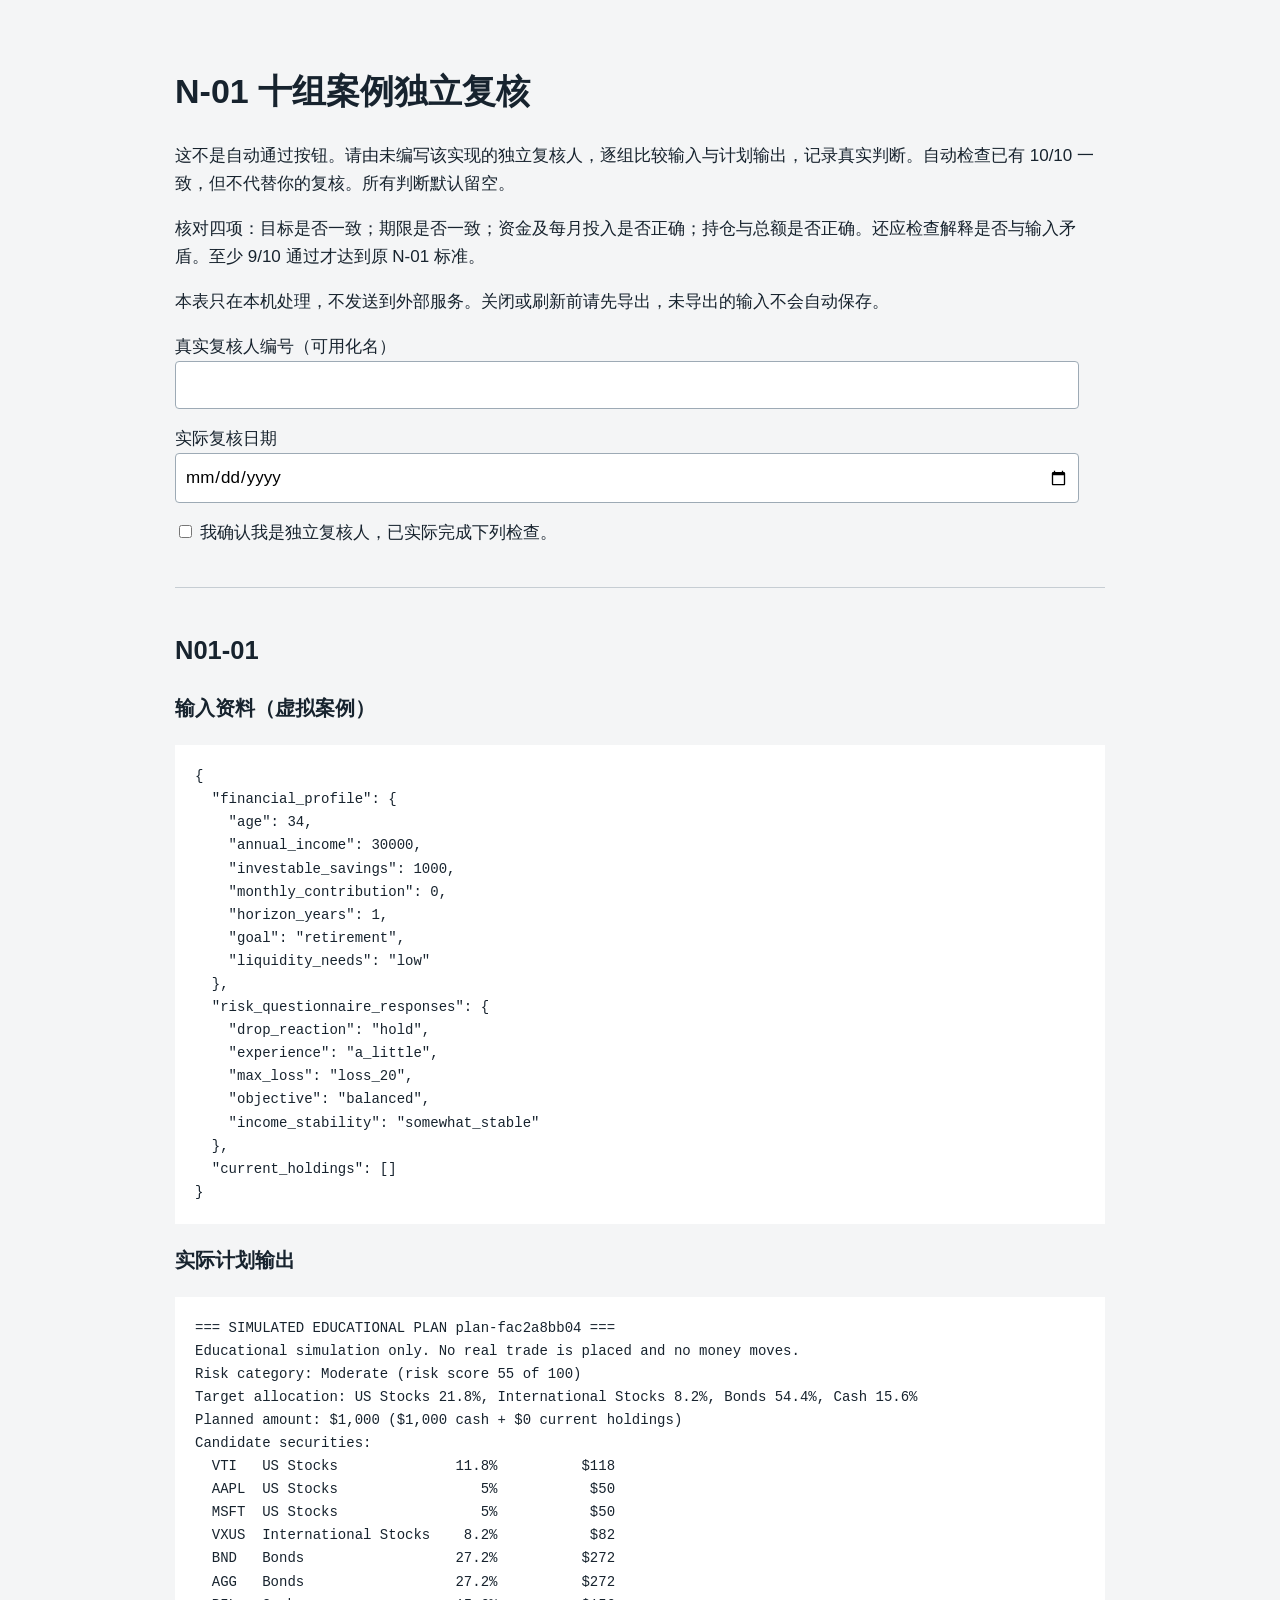
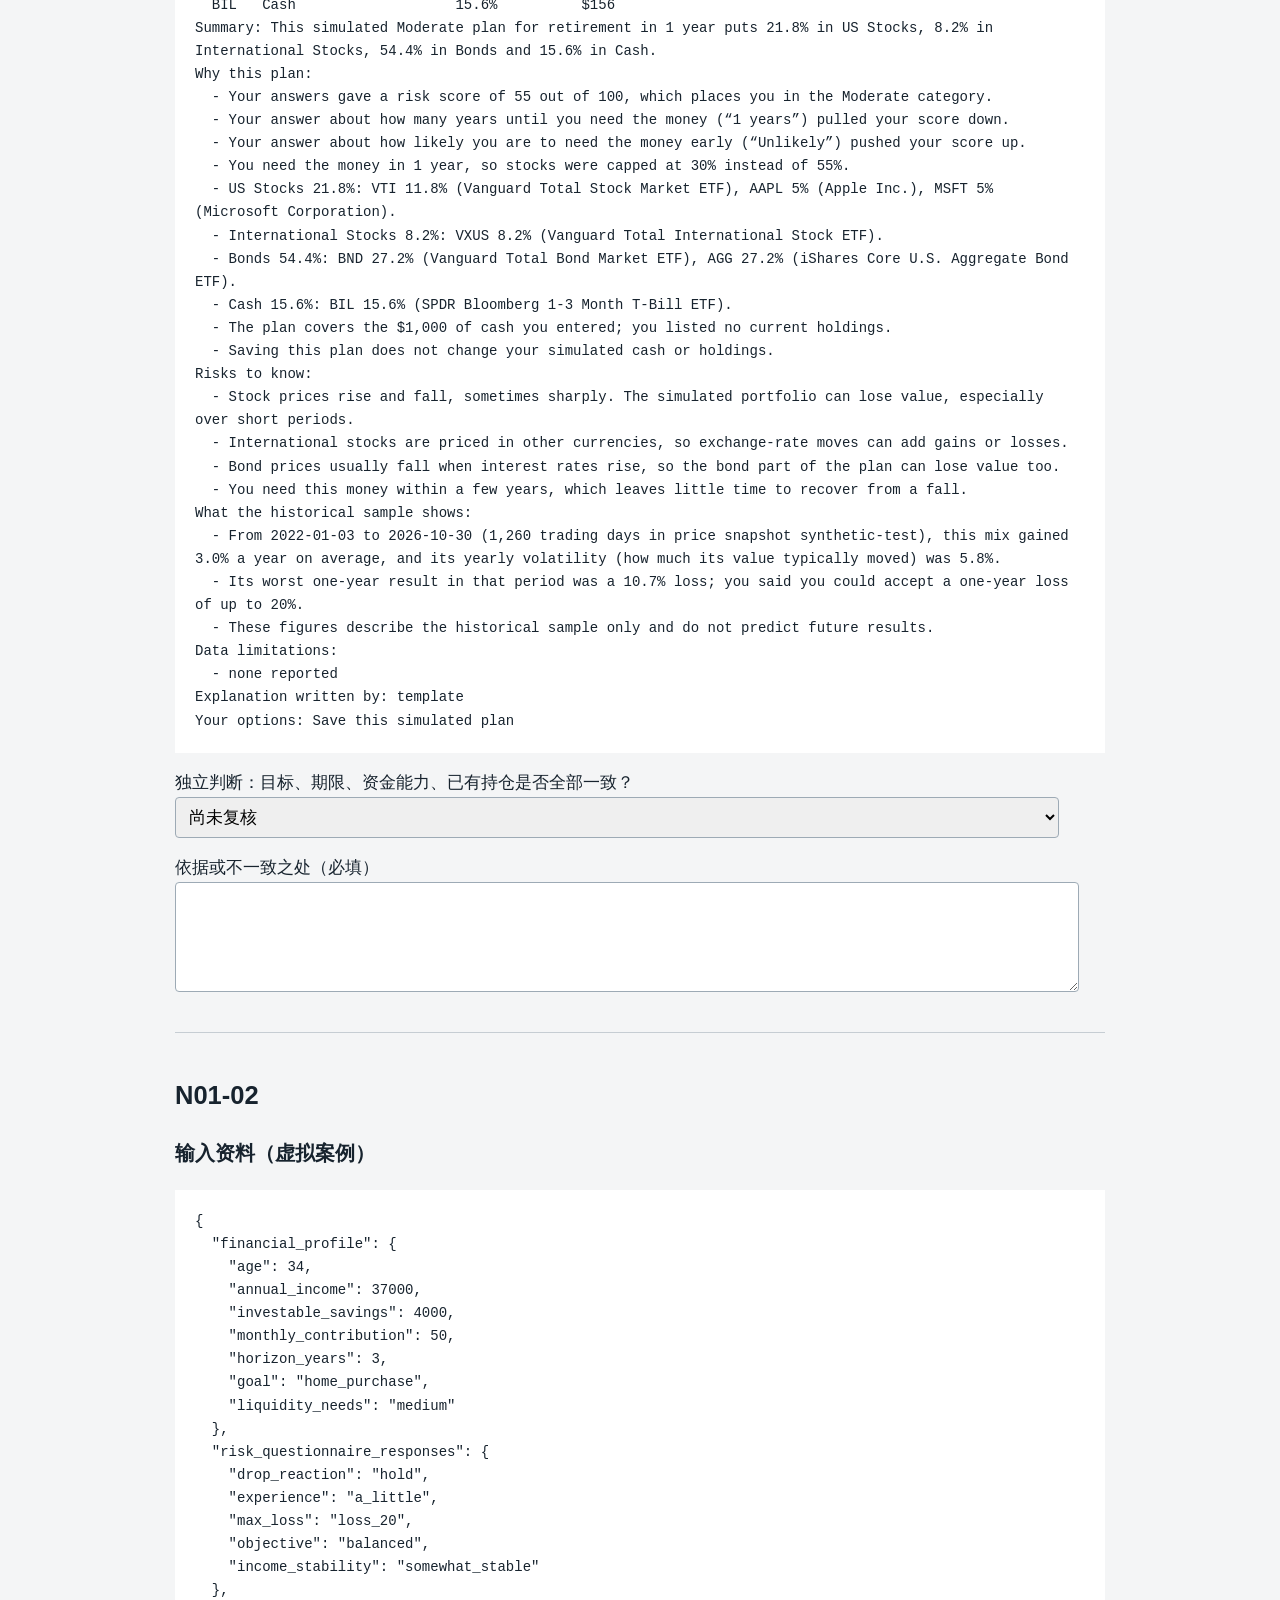
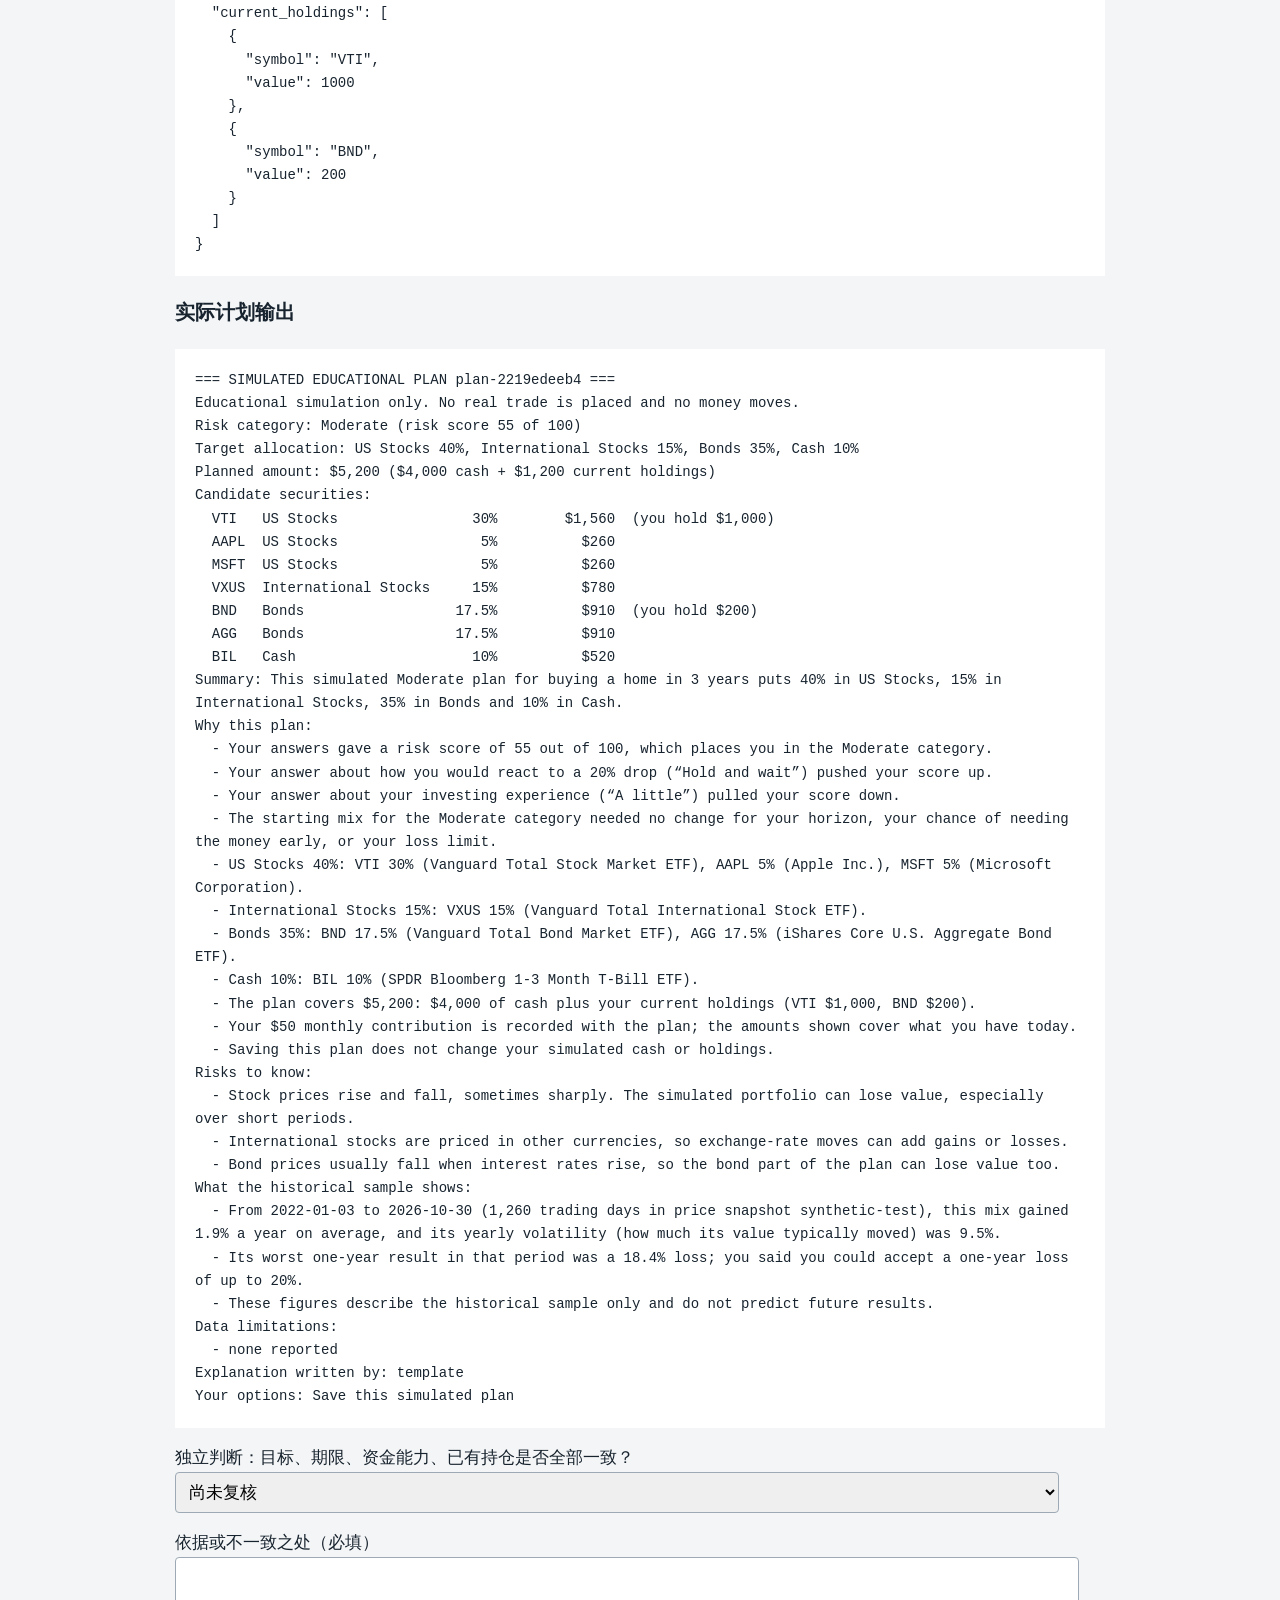
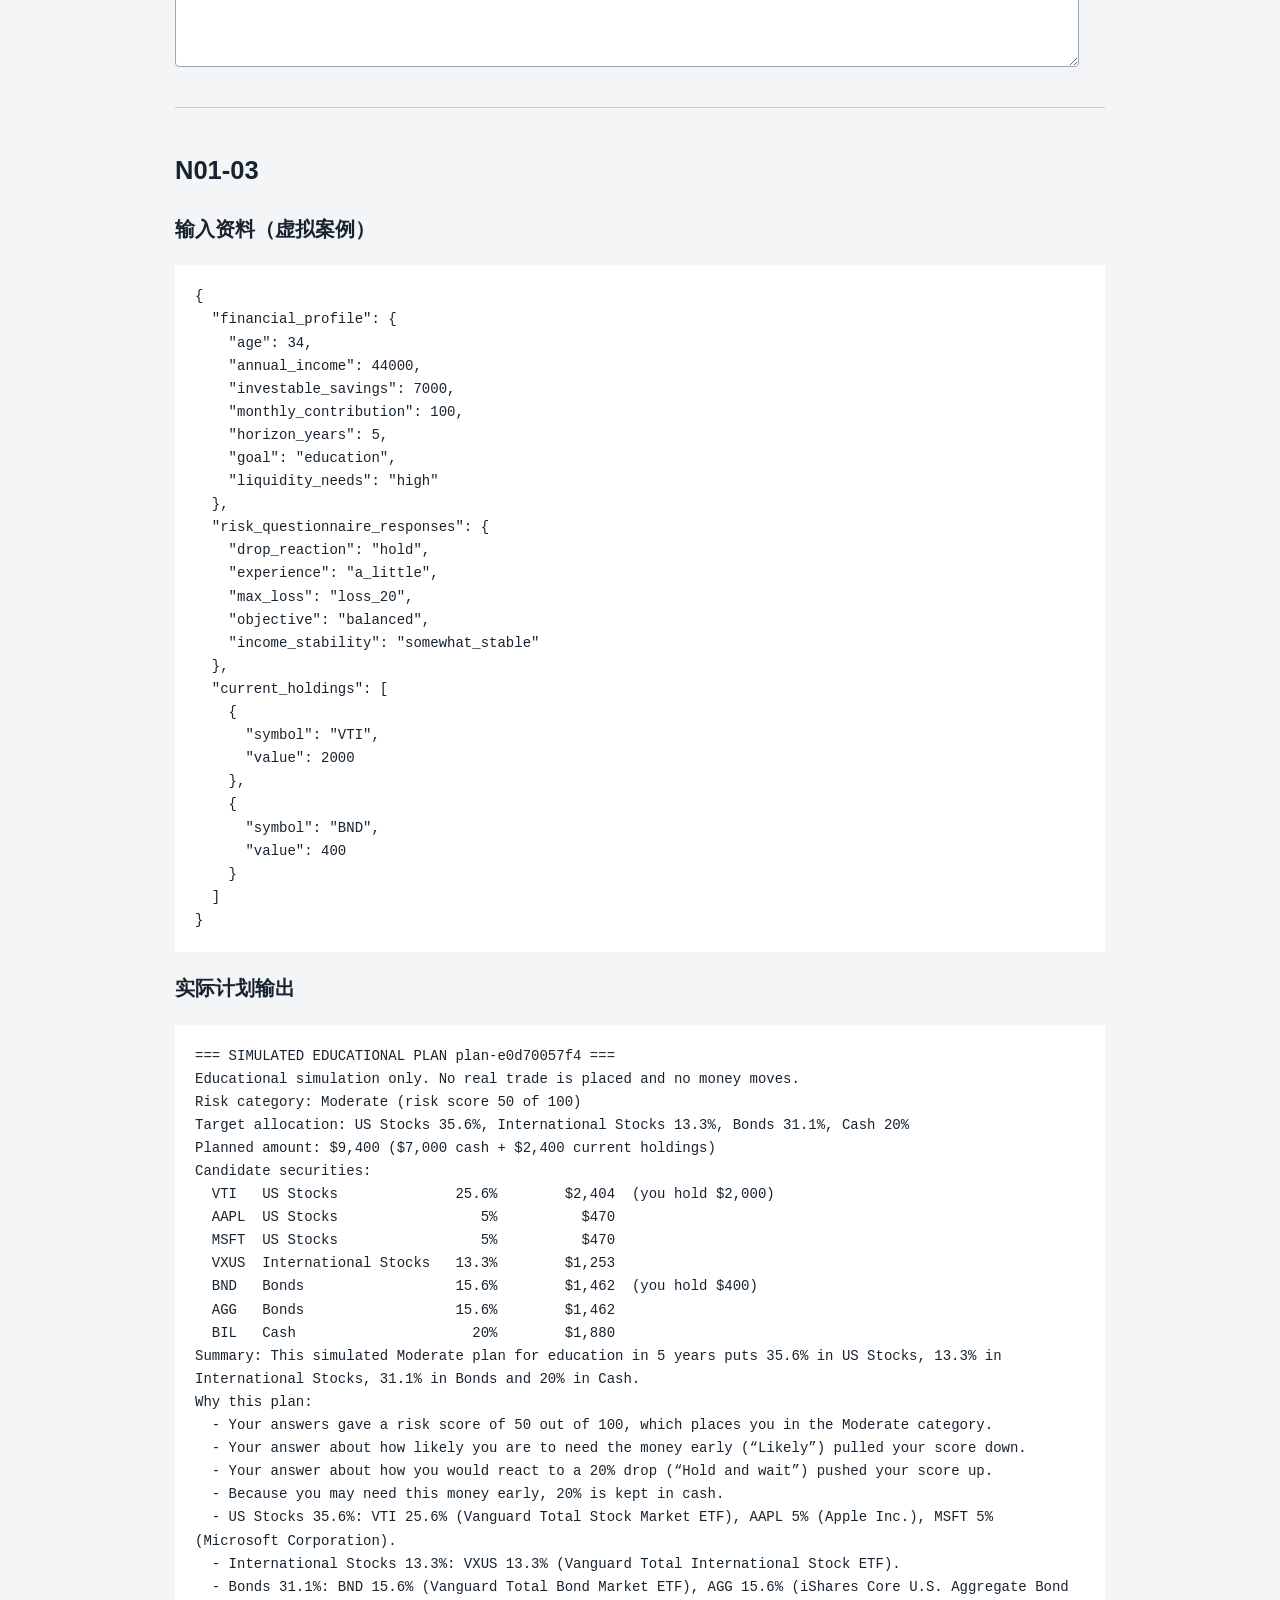
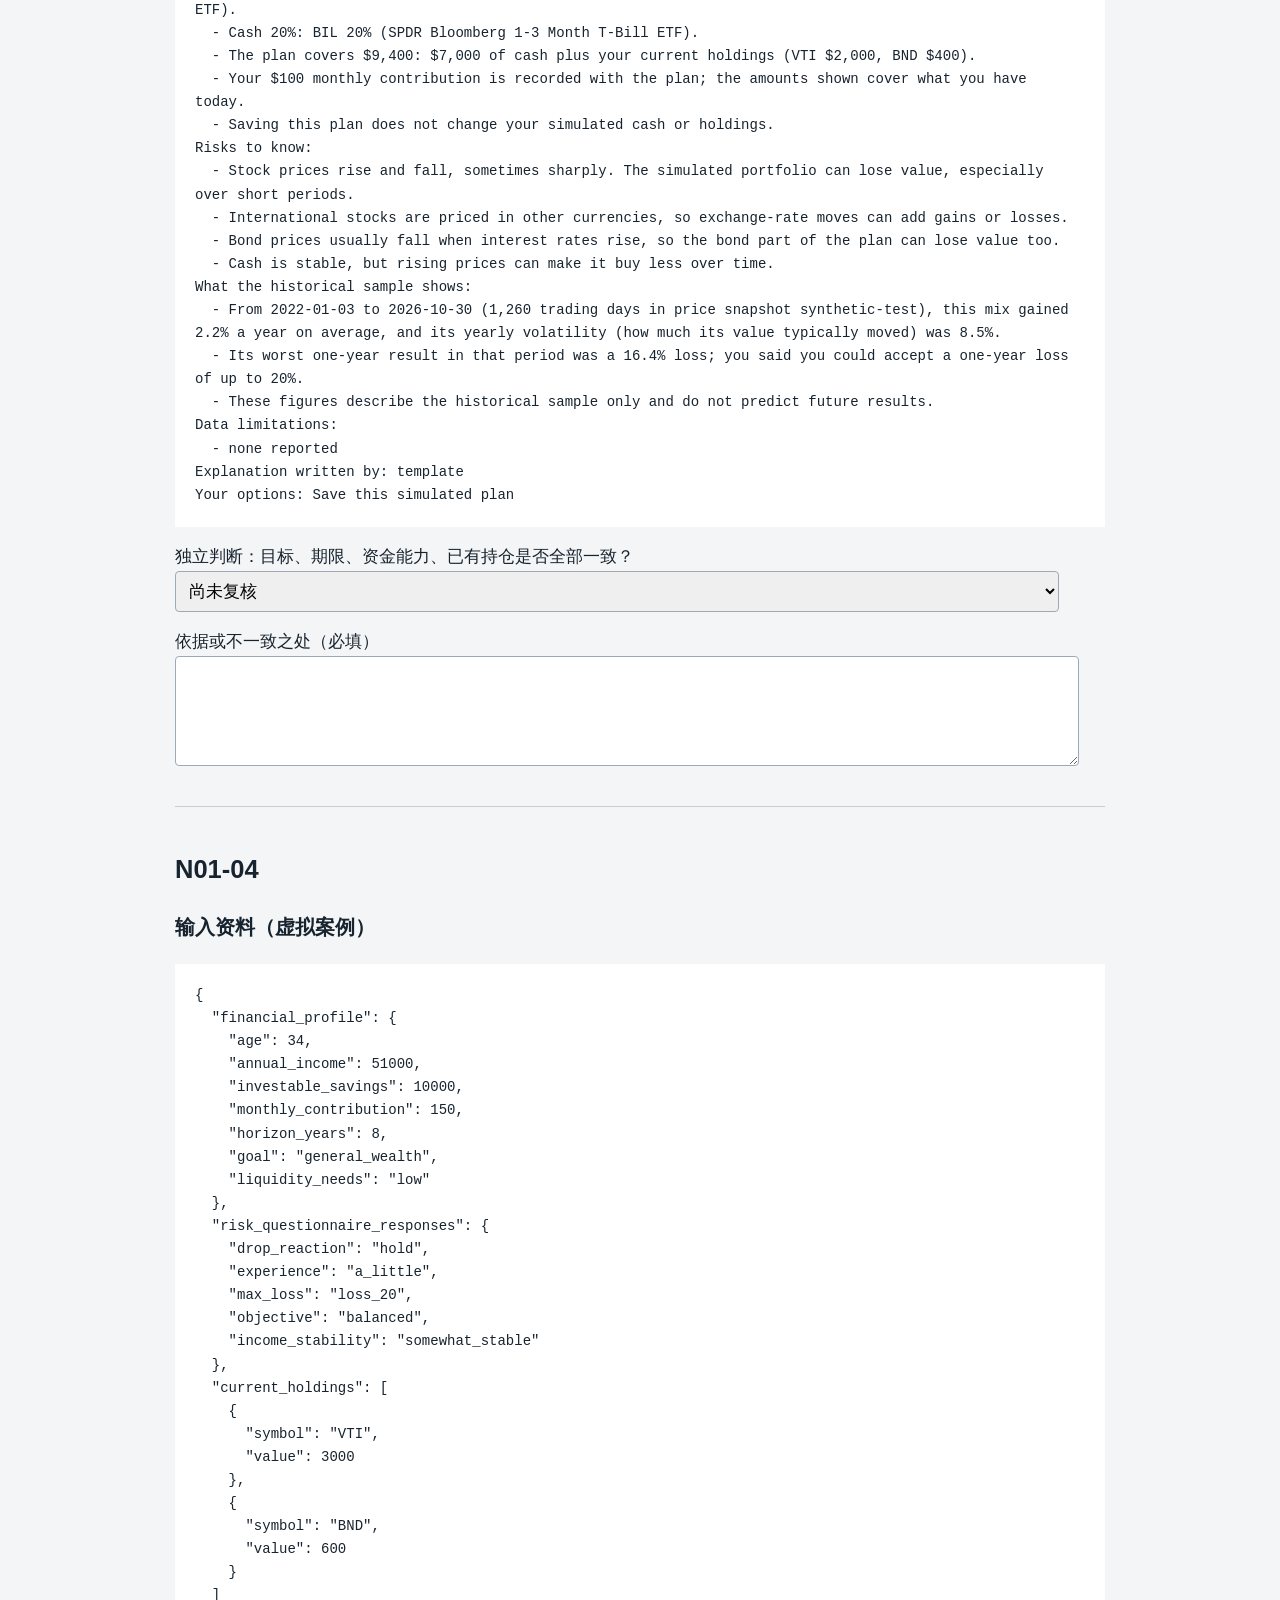
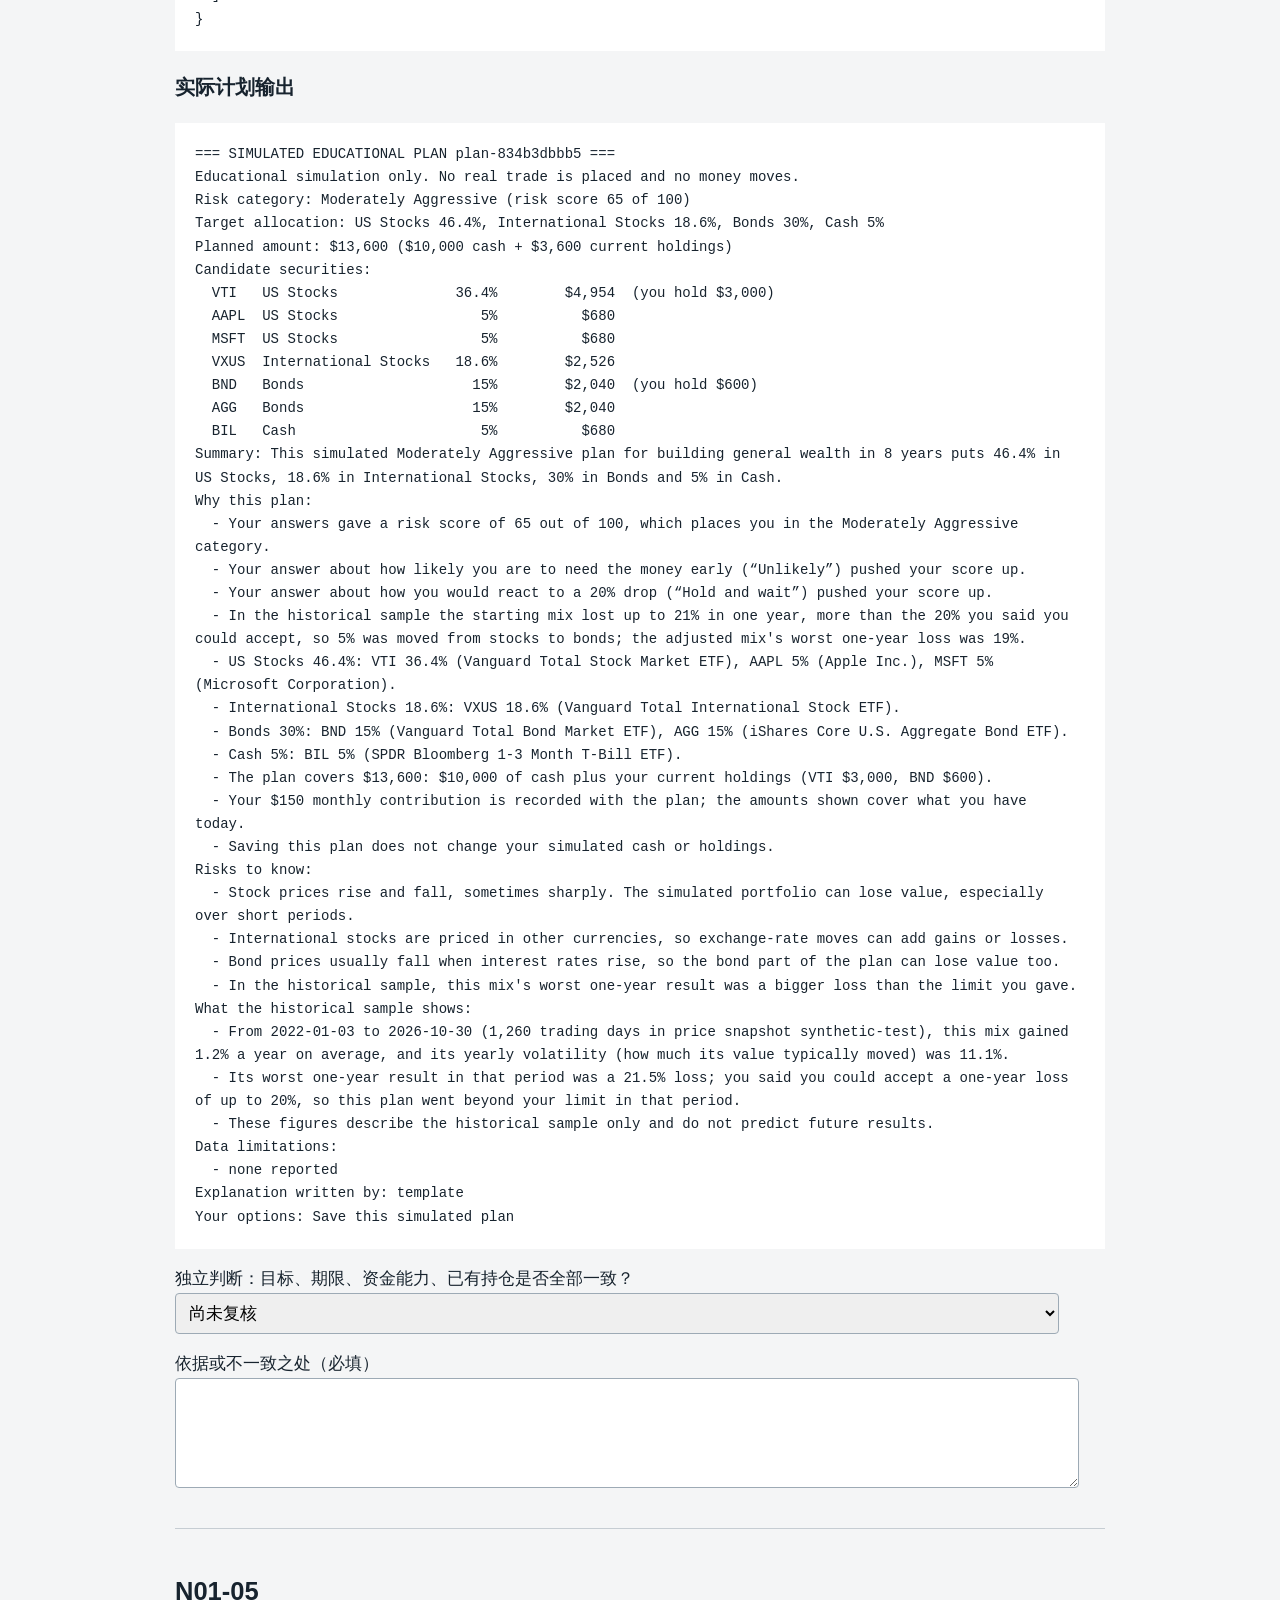
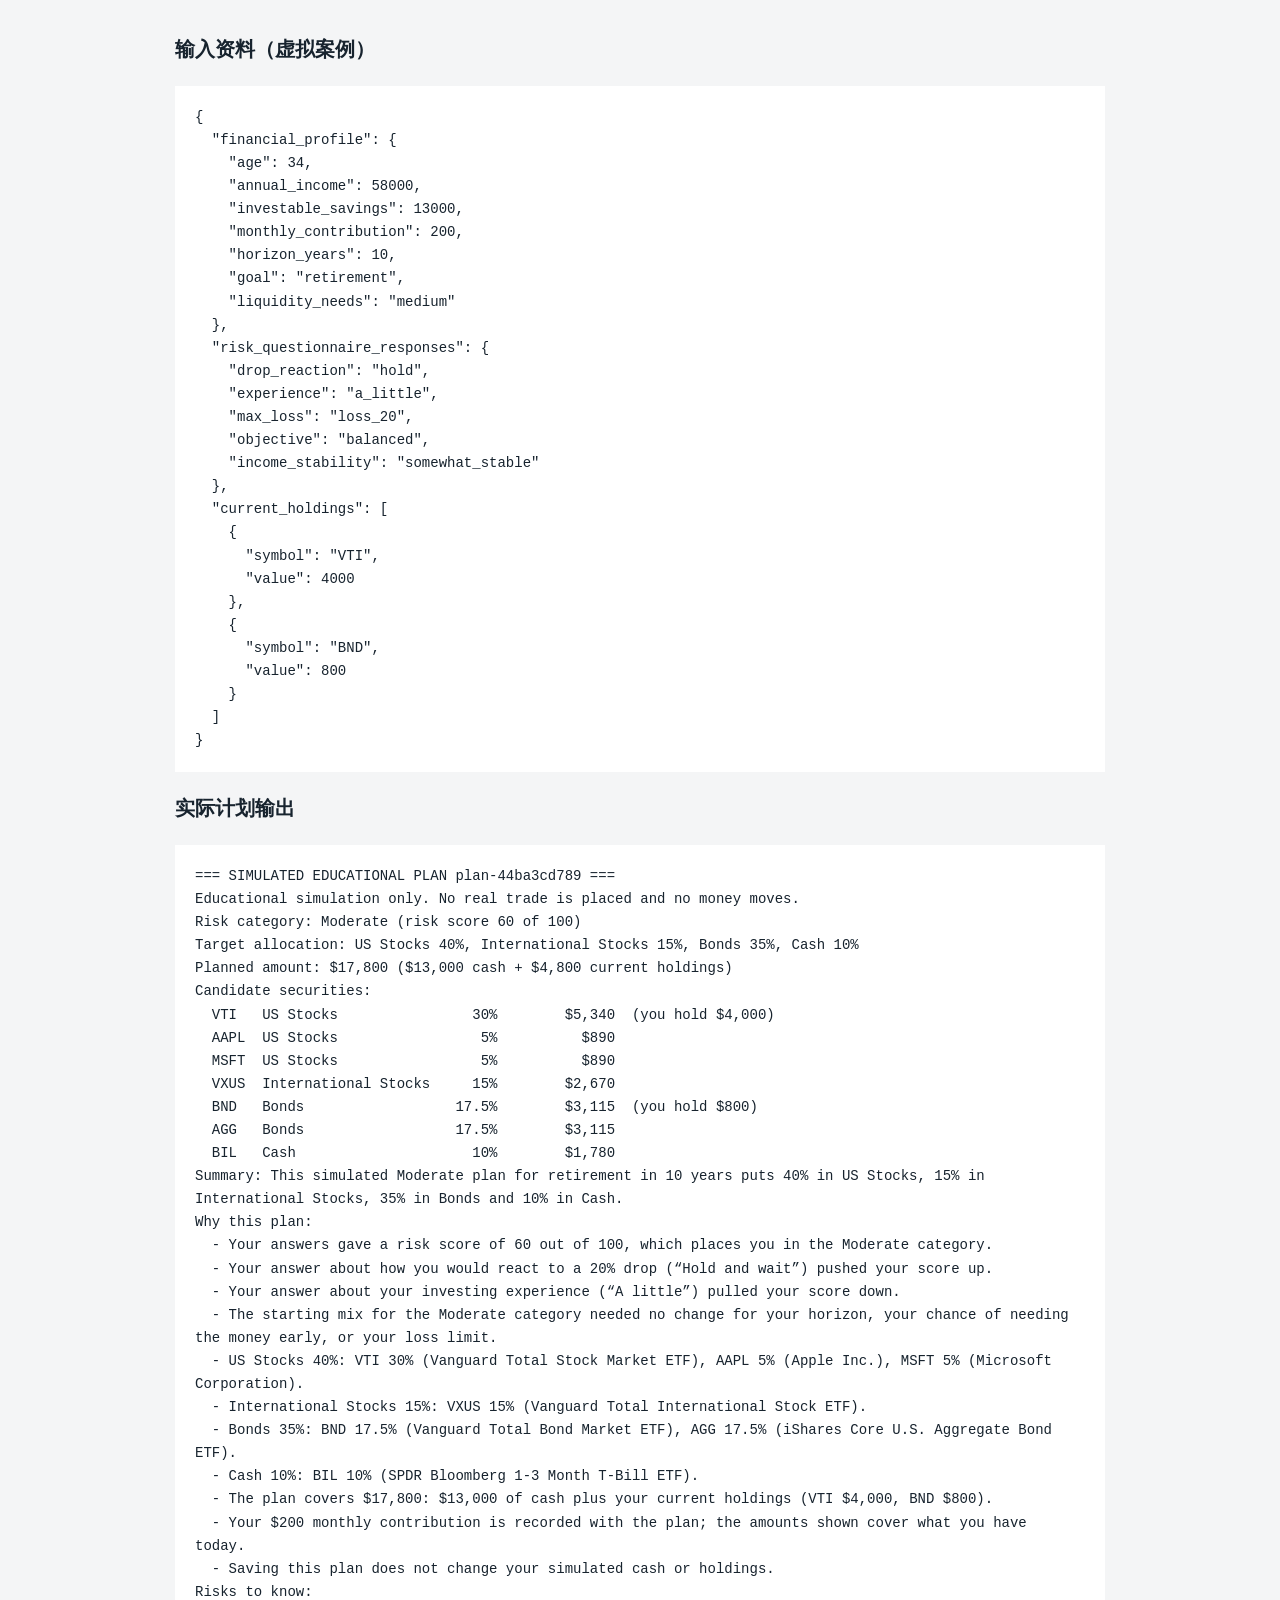
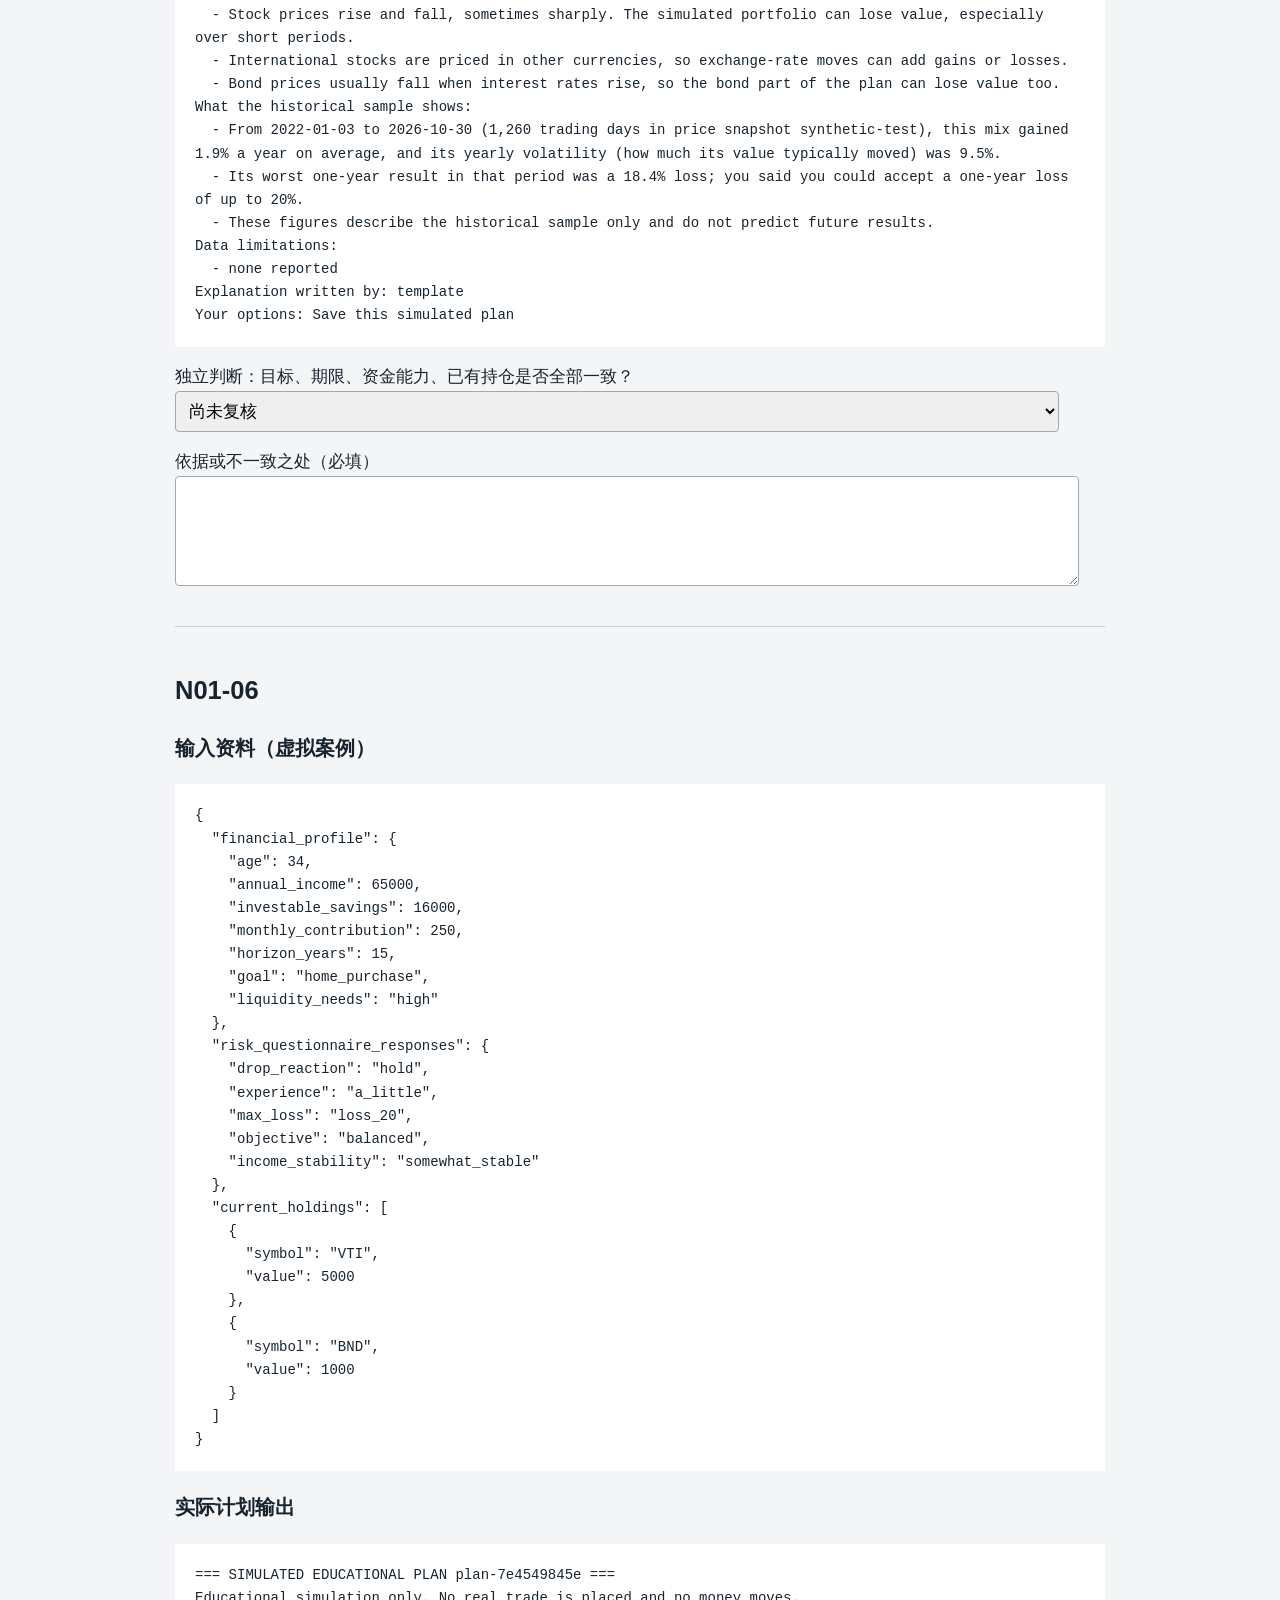
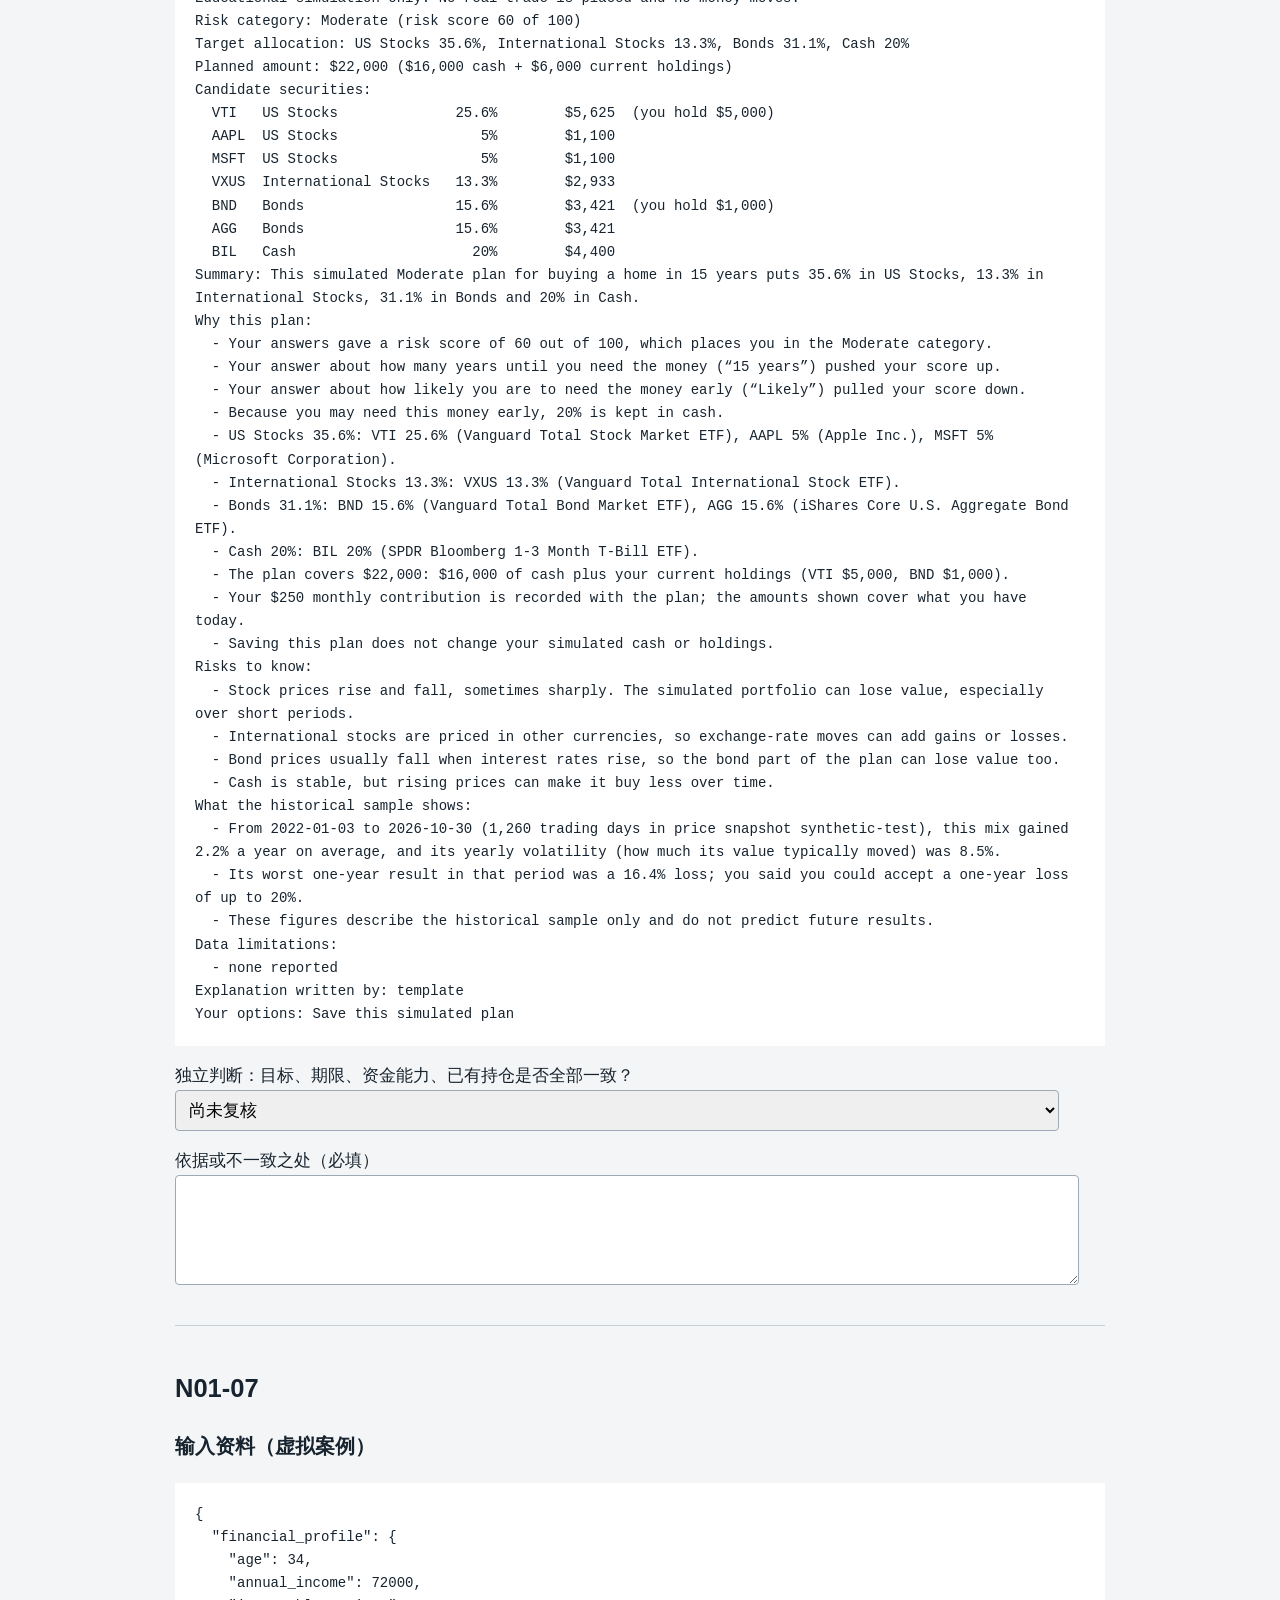
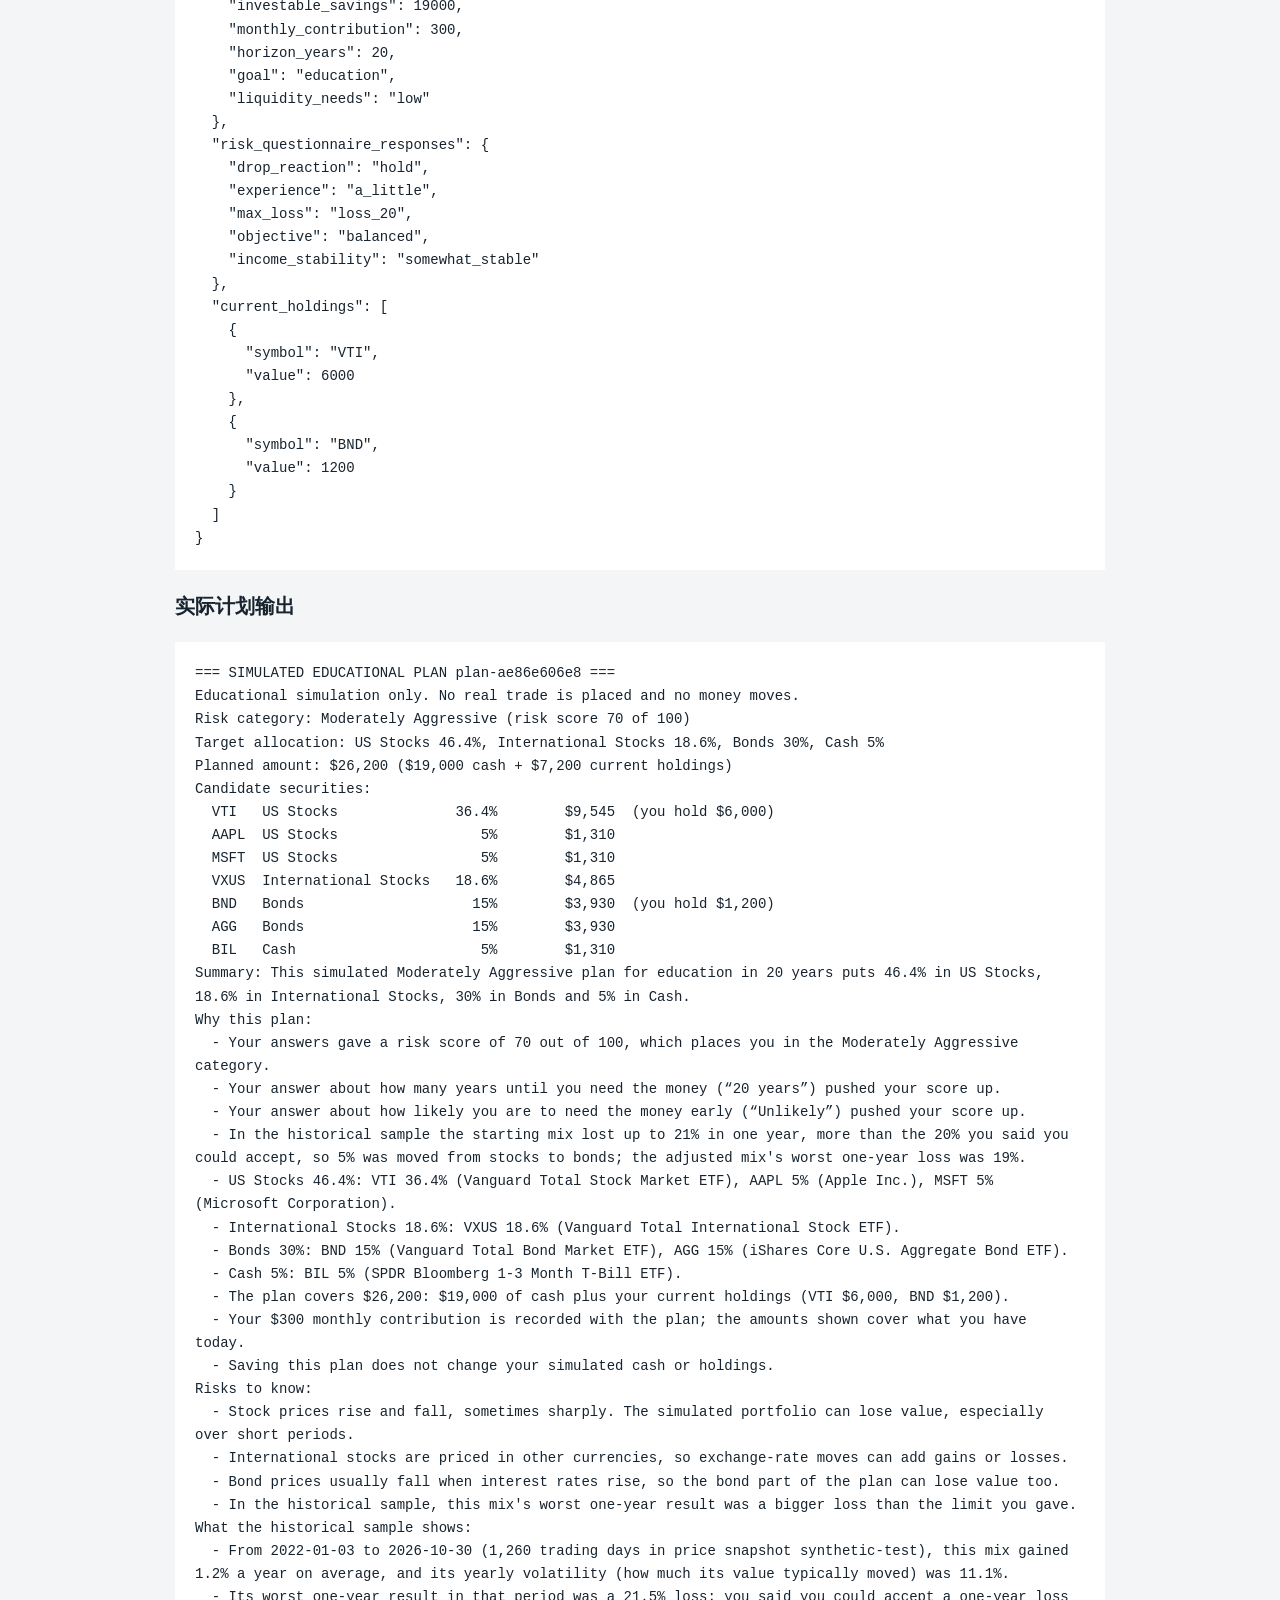
<file: evidence/acceptance/N01_独立复核表.html>
<!doctype html><html lang="zh-CN"><meta charset="utf-8"><title>N01 独立复核表</title>
    <style>body{background:#f4f5f6;color:#17232e;font:17px/1.65 -apple-system,BlinkMacSystemFont,"PingFang SC",sans-serif;margin:0}main{max-width:930px;margin:auto;padding:40px 28px}section{margin-top:40px;padding-top:20px;border-top:1px solid #c6cdd3}pre{white-space:pre-wrap;overflow-wrap:anywhere;background:#fff;padding:20px;font-size:14px}label{display:block;margin:16px 0}input,select,textarea{display:block;font:inherit;padding:9px;border:1px solid #9daab5;border-radius:4px;width:95%}input[type=checkbox]{display:inline;width:auto}textarea{min-height:90px}button{background:#24577c;color:#fff;font:inherit;padding:12px 20px;border:0;border-radius:6px}#message{font-weight:bold}</style><main>
    <h1>N-01 十组案例独立复核</h1>
    <p>这不是自动通过按钮。请由未编写该实现的独立复核人，逐组比较输入与计划输出，记录真实判断。自动检查已有 10/10 一致，但不代替你的复核。所有判断默认留空。</p>
    <p>核对四项：目标是否一致；期限是否一致；资金及每月投入是否正确；持仓与总额是否正确。还应检查解释是否与输入矛盾。至少 9/10 通过才达到原 N-01 标准。</p>
    <p>本表只在本机处理，不发送到外部服务。关闭或刷新前请先导出，未导出的输入不会自动保存。</p>
    <label>真实复核人编号（可用化名）<input id="reviewer" required></label>
    <label>实际复核日期<input id="date" type="date" required></label>
    <label><input id="independent" type="checkbox"> 我确认我是独立复核人，已实际完成下列检查。</label>
    <section><h2>N01-01</h2>
        <h3>输入资料（虚拟案例）</h3><pre>{
  &quot;financial_profile&quot;: {
    &quot;age&quot;: 34,
    &quot;annual_income&quot;: 30000,
    &quot;investable_savings&quot;: 1000,
    &quot;monthly_contribution&quot;: 0,
    &quot;horizon_years&quot;: 1,
    &quot;goal&quot;: &quot;retirement&quot;,
    &quot;liquidity_needs&quot;: &quot;low&quot;
  },
  &quot;risk_questionnaire_responses&quot;: {
    &quot;drop_reaction&quot;: &quot;hold&quot;,
    &quot;experience&quot;: &quot;a_little&quot;,
    &quot;max_loss&quot;: &quot;loss_20&quot;,
    &quot;objective&quot;: &quot;balanced&quot;,
    &quot;income_stability&quot;: &quot;somewhat_stable&quot;
  },
  &quot;current_holdings&quot;: []
}</pre>
        <h3>实际计划输出</h3><pre>=== SIMULATED EDUCATIONAL PLAN plan-fac2a8bb04 ===
Educational simulation only. No real trade is placed and no money moves.
Risk category: Moderate (risk score 55 of 100)
Target allocation: US Stocks 21.8%, International Stocks 8.2%, Bonds 54.4%, Cash 15.6%
Planned amount: $1,000 ($1,000 cash + $0 current holdings)
Candidate securities:
  VTI   US Stocks              11.8%          $118
  AAPL  US Stocks                 5%           $50
  MSFT  US Stocks                 5%           $50
  VXUS  International Stocks    8.2%           $82
  BND   Bonds                  27.2%          $272
  AGG   Bonds                  27.2%          $272
  BIL   Cash                   15.6%          $156
Summary: This simulated Moderate plan for retirement in 1 year puts 21.8% in US Stocks, 8.2% in International Stocks, 54.4% in Bonds and 15.6% in Cash.
Why this plan:
  - Your answers gave a risk score of 55 out of 100, which places you in the Moderate category.
  - Your answer about how many years until you need the money (“1 years”) pulled your score down.
  - Your answer about how likely you are to need the money early (“Unlikely”) pushed your score up.
  - You need the money in 1 year, so stocks were capped at 30% instead of 55%.
  - US Stocks 21.8%: VTI 11.8% (Vanguard Total Stock Market ETF), AAPL 5% (Apple Inc.), MSFT 5% (Microsoft Corporation).
  - International Stocks 8.2%: VXUS 8.2% (Vanguard Total International Stock ETF).
  - Bonds 54.4%: BND 27.2% (Vanguard Total Bond Market ETF), AGG 27.2% (iShares Core U.S. Aggregate Bond ETF).
  - Cash 15.6%: BIL 15.6% (SPDR Bloomberg 1-3 Month T-Bill ETF).
  - The plan covers the $1,000 of cash you entered; you listed no current holdings.
  - Saving this plan does not change your simulated cash or holdings.
Risks to know:
  - Stock prices rise and fall, sometimes sharply. The simulated portfolio can lose value, especially over short periods.
  - International stocks are priced in other currencies, so exchange-rate moves can add gains or losses.
  - Bond prices usually fall when interest rates rise, so the bond part of the plan can lose value too.
  - You need this money within a few years, which leaves little time to recover from a fall.
What the historical sample shows:
  - From 2022-01-03 to 2026-10-30 (1,260 trading days in price snapshot synthetic-test), this mix gained 3.0% a year on average, and its yearly volatility (how much its value typically moved) was 5.8%.
  - Its worst one-year result in that period was a 10.7% loss; you said you could accept a one-year loss of up to 20%.
  - These figures describe the historical sample only and do not predict future results.
Data limitations:
  - none reported
Explanation written by: template
Your options: Save this simulated plan</pre>
        <label>独立判断：目标、期限、资金能力、已有持仓是否全部一致？
        <select id="decision-0" required><option value="">尚未复核</option value="true">四项全部一致</option value="false">至少一项不一致</option></select></label>
        <label>依据或不一致之处（必填）<textarea id="notes-0" required></textarea></label></section><section><h2>N01-02</h2>
        <h3>输入资料（虚拟案例）</h3><pre>{
  &quot;financial_profile&quot;: {
    &quot;age&quot;: 34,
    &quot;annual_income&quot;: 37000,
    &quot;investable_savings&quot;: 4000,
    &quot;monthly_contribution&quot;: 50,
    &quot;horizon_years&quot;: 3,
    &quot;goal&quot;: &quot;home_purchase&quot;,
    &quot;liquidity_needs&quot;: &quot;medium&quot;
  },
  &quot;risk_questionnaire_responses&quot;: {
    &quot;drop_reaction&quot;: &quot;hold&quot;,
    &quot;experience&quot;: &quot;a_little&quot;,
    &quot;max_loss&quot;: &quot;loss_20&quot;,
    &quot;objective&quot;: &quot;balanced&quot;,
    &quot;income_stability&quot;: &quot;somewhat_stable&quot;
  },
  &quot;current_holdings&quot;: [
    {
      &quot;symbol&quot;: &quot;VTI&quot;,
      &quot;value&quot;: 1000
    },
    {
      &quot;symbol&quot;: &quot;BND&quot;,
      &quot;value&quot;: 200
    }
  ]
}</pre>
        <h3>实际计划输出</h3><pre>=== SIMULATED EDUCATIONAL PLAN plan-2219edeeb4 ===
Educational simulation only. No real trade is placed and no money moves.
Risk category: Moderate (risk score 55 of 100)
Target allocation: US Stocks 40%, International Stocks 15%, Bonds 35%, Cash 10%
Planned amount: $5,200 ($4,000 cash + $1,200 current holdings)
Candidate securities:
  VTI   US Stocks                30%        $1,560  (you hold $1,000)
  AAPL  US Stocks                 5%          $260
  MSFT  US Stocks                 5%          $260
  VXUS  International Stocks     15%          $780
  BND   Bonds                  17.5%          $910  (you hold $200)
  AGG   Bonds                  17.5%          $910
  BIL   Cash                     10%          $520
Summary: This simulated Moderate plan for buying a home in 3 years puts 40% in US Stocks, 15% in International Stocks, 35% in Bonds and 10% in Cash.
Why this plan:
  - Your answers gave a risk score of 55 out of 100, which places you in the Moderate category.
  - Your answer about how you would react to a 20% drop (“Hold and wait”) pushed your score up.
  - Your answer about your investing experience (“A little”) pulled your score down.
  - The starting mix for the Moderate category needed no change for your horizon, your chance of needing the money early, or your loss limit.
  - US Stocks 40%: VTI 30% (Vanguard Total Stock Market ETF), AAPL 5% (Apple Inc.), MSFT 5% (Microsoft Corporation).
  - International Stocks 15%: VXUS 15% (Vanguard Total International Stock ETF).
  - Bonds 35%: BND 17.5% (Vanguard Total Bond Market ETF), AGG 17.5% (iShares Core U.S. Aggregate Bond ETF).
  - Cash 10%: BIL 10% (SPDR Bloomberg 1-3 Month T-Bill ETF).
  - The plan covers $5,200: $4,000 of cash plus your current holdings (VTI $1,000, BND $200).
  - Your $50 monthly contribution is recorded with the plan; the amounts shown cover what you have today.
  - Saving this plan does not change your simulated cash or holdings.
Risks to know:
  - Stock prices rise and fall, sometimes sharply. The simulated portfolio can lose value, especially over short periods.
  - International stocks are priced in other currencies, so exchange-rate moves can add gains or losses.
  - Bond prices usually fall when interest rates rise, so the bond part of the plan can lose value too.
What the historical sample shows:
  - From 2022-01-03 to 2026-10-30 (1,260 trading days in price snapshot synthetic-test), this mix gained 1.9% a year on average, and its yearly volatility (how much its value typically moved) was 9.5%.
  - Its worst one-year result in that period was a 18.4% loss; you said you could accept a one-year loss of up to 20%.
  - These figures describe the historical sample only and do not predict future results.
Data limitations:
  - none reported
Explanation written by: template
Your options: Save this simulated plan</pre>
        <label>独立判断：目标、期限、资金能力、已有持仓是否全部一致？
        <select id="decision-1" required><option value="">尚未复核</option value="true">四项全部一致</option value="false">至少一项不一致</option></select></label>
        <label>依据或不一致之处（必填）<textarea id="notes-1" required></textarea></label></section><section><h2>N01-03</h2>
        <h3>输入资料（虚拟案例）</h3><pre>{
  &quot;financial_profile&quot;: {
    &quot;age&quot;: 34,
    &quot;annual_income&quot;: 44000,
    &quot;investable_savings&quot;: 7000,
    &quot;monthly_contribution&quot;: 100,
    &quot;horizon_years&quot;: 5,
    &quot;goal&quot;: &quot;education&quot;,
    &quot;liquidity_needs&quot;: &quot;high&quot;
  },
  &quot;risk_questionnaire_responses&quot;: {
    &quot;drop_reaction&quot;: &quot;hold&quot;,
    &quot;experience&quot;: &quot;a_little&quot;,
    &quot;max_loss&quot;: &quot;loss_20&quot;,
    &quot;objective&quot;: &quot;balanced&quot;,
    &quot;income_stability&quot;: &quot;somewhat_stable&quot;
  },
  &quot;current_holdings&quot;: [
    {
      &quot;symbol&quot;: &quot;VTI&quot;,
      &quot;value&quot;: 2000
    },
    {
      &quot;symbol&quot;: &quot;BND&quot;,
      &quot;value&quot;: 400
    }
  ]
}</pre>
        <h3>实际计划输出</h3><pre>=== SIMULATED EDUCATIONAL PLAN plan-e0d70057f4 ===
Educational simulation only. No real trade is placed and no money moves.
Risk category: Moderate (risk score 50 of 100)
Target allocation: US Stocks 35.6%, International Stocks 13.3%, Bonds 31.1%, Cash 20%
Planned amount: $9,400 ($7,000 cash + $2,400 current holdings)
Candidate securities:
  VTI   US Stocks              25.6%        $2,404  (you hold $2,000)
  AAPL  US Stocks                 5%          $470
  MSFT  US Stocks                 5%          $470
  VXUS  International Stocks   13.3%        $1,253
  BND   Bonds                  15.6%        $1,462  (you hold $400)
  AGG   Bonds                  15.6%        $1,462
  BIL   Cash                     20%        $1,880
Summary: This simulated Moderate plan for education in 5 years puts 35.6% in US Stocks, 13.3% in International Stocks, 31.1% in Bonds and 20% in Cash.
Why this plan:
  - Your answers gave a risk score of 50 out of 100, which places you in the Moderate category.
  - Your answer about how likely you are to need the money early (“Likely”) pulled your score down.
  - Your answer about how you would react to a 20% drop (“Hold and wait”) pushed your score up.
  - Because you may need this money early, 20% is kept in cash.
  - US Stocks 35.6%: VTI 25.6% (Vanguard Total Stock Market ETF), AAPL 5% (Apple Inc.), MSFT 5% (Microsoft Corporation).
  - International Stocks 13.3%: VXUS 13.3% (Vanguard Total International Stock ETF).
  - Bonds 31.1%: BND 15.6% (Vanguard Total Bond Market ETF), AGG 15.6% (iShares Core U.S. Aggregate Bond ETF).
  - Cash 20%: BIL 20% (SPDR Bloomberg 1-3 Month T-Bill ETF).
  - The plan covers $9,400: $7,000 of cash plus your current holdings (VTI $2,000, BND $400).
  - Your $100 monthly contribution is recorded with the plan; the amounts shown cover what you have today.
  - Saving this plan does not change your simulated cash or holdings.
Risks to know:
  - Stock prices rise and fall, sometimes sharply. The simulated portfolio can lose value, especially over short periods.
  - International stocks are priced in other currencies, so exchange-rate moves can add gains or losses.
  - Bond prices usually fall when interest rates rise, so the bond part of the plan can lose value too.
  - Cash is stable, but rising prices can make it buy less over time.
What the historical sample shows:
  - From 2022-01-03 to 2026-10-30 (1,260 trading days in price snapshot synthetic-test), this mix gained 2.2% a year on average, and its yearly volatility (how much its value typically moved) was 8.5%.
  - Its worst one-year result in that period was a 16.4% loss; you said you could accept a one-year loss of up to 20%.
  - These figures describe the historical sample only and do not predict future results.
Data limitations:
  - none reported
Explanation written by: template
Your options: Save this simulated plan</pre>
        <label>独立判断：目标、期限、资金能力、已有持仓是否全部一致？
        <select id="decision-2" required><option value="">尚未复核</option value="true">四项全部一致</option value="false">至少一项不一致</option></select></label>
        <label>依据或不一致之处（必填）<textarea id="notes-2" required></textarea></label></section><section><h2>N01-04</h2>
        <h3>输入资料（虚拟案例）</h3><pre>{
  &quot;financial_profile&quot;: {
    &quot;age&quot;: 34,
    &quot;annual_income&quot;: 51000,
    &quot;investable_savings&quot;: 10000,
    &quot;monthly_contribution&quot;: 150,
    &quot;horizon_years&quot;: 8,
    &quot;goal&quot;: &quot;general_wealth&quot;,
    &quot;liquidity_needs&quot;: &quot;low&quot;
  },
  &quot;risk_questionnaire_responses&quot;: {
    &quot;drop_reaction&quot;: &quot;hold&quot;,
    &quot;experience&quot;: &quot;a_little&quot;,
    &quot;max_loss&quot;: &quot;loss_20&quot;,
    &quot;objective&quot;: &quot;balanced&quot;,
    &quot;income_stability&quot;: &quot;somewhat_stable&quot;
  },
  &quot;current_holdings&quot;: [
    {
      &quot;symbol&quot;: &quot;VTI&quot;,
      &quot;value&quot;: 3000
    },
    {
      &quot;symbol&quot;: &quot;BND&quot;,
      &quot;value&quot;: 600
    }
  ]
}</pre>
        <h3>实际计划输出</h3><pre>=== SIMULATED EDUCATIONAL PLAN plan-834b3dbbb5 ===
Educational simulation only. No real trade is placed and no money moves.
Risk category: Moderately Aggressive (risk score 65 of 100)
Target allocation: US Stocks 46.4%, International Stocks 18.6%, Bonds 30%, Cash 5%
Planned amount: $13,600 ($10,000 cash + $3,600 current holdings)
Candidate securities:
  VTI   US Stocks              36.4%        $4,954  (you hold $3,000)
  AAPL  US Stocks                 5%          $680
  MSFT  US Stocks                 5%          $680
  VXUS  International Stocks   18.6%        $2,526
  BND   Bonds                    15%        $2,040  (you hold $600)
  AGG   Bonds                    15%        $2,040
  BIL   Cash                      5%          $680
Summary: This simulated Moderately Aggressive plan for building general wealth in 8 years puts 46.4% in US Stocks, 18.6% in International Stocks, 30% in Bonds and 5% in Cash.
Why this plan:
  - Your answers gave a risk score of 65 out of 100, which places you in the Moderately Aggressive category.
  - Your answer about how likely you are to need the money early (“Unlikely”) pushed your score up.
  - Your answer about how you would react to a 20% drop (“Hold and wait”) pushed your score up.
  - In the historical sample the starting mix lost up to 21% in one year, more than the 20% you said you could accept, so 5% was moved from stocks to bonds; the adjusted mix&#x27;s worst one-year loss was 19%.
  - US Stocks 46.4%: VTI 36.4% (Vanguard Total Stock Market ETF), AAPL 5% (Apple Inc.), MSFT 5% (Microsoft Corporation).
  - International Stocks 18.6%: VXUS 18.6% (Vanguard Total International Stock ETF).
  - Bonds 30%: BND 15% (Vanguard Total Bond Market ETF), AGG 15% (iShares Core U.S. Aggregate Bond ETF).
  - Cash 5%: BIL 5% (SPDR Bloomberg 1-3 Month T-Bill ETF).
  - The plan covers $13,600: $10,000 of cash plus your current holdings (VTI $3,000, BND $600).
  - Your $150 monthly contribution is recorded with the plan; the amounts shown cover what you have today.
  - Saving this plan does not change your simulated cash or holdings.
Risks to know:
  - Stock prices rise and fall, sometimes sharply. The simulated portfolio can lose value, especially over short periods.
  - International stocks are priced in other currencies, so exchange-rate moves can add gains or losses.
  - Bond prices usually fall when interest rates rise, so the bond part of the plan can lose value too.
  - In the historical sample, this mix&#x27;s worst one-year result was a bigger loss than the limit you gave.
What the historical sample shows:
  - From 2022-01-03 to 2026-10-30 (1,260 trading days in price snapshot synthetic-test), this mix gained 1.2% a year on average, and its yearly volatility (how much its value typically moved) was 11.1%.
  - Its worst one-year result in that period was a 21.5% loss; you said you could accept a one-year loss of up to 20%, so this plan went beyond your limit in that period.
  - These figures describe the historical sample only and do not predict future results.
Data limitations:
  - none reported
Explanation written by: template
Your options: Save this simulated plan</pre>
        <label>独立判断：目标、期限、资金能力、已有持仓是否全部一致？
        <select id="decision-3" required><option value="">尚未复核</option value="true">四项全部一致</option value="false">至少一项不一致</option></select></label>
        <label>依据或不一致之处（必填）<textarea id="notes-3" required></textarea></label></section><section><h2>N01-05</h2>
        <h3>输入资料（虚拟案例）</h3><pre>{
  &quot;financial_profile&quot;: {
    &quot;age&quot;: 34,
    &quot;annual_income&quot;: 58000,
    &quot;investable_savings&quot;: 13000,
    &quot;monthly_contribution&quot;: 200,
    &quot;horizon_years&quot;: 10,
    &quot;goal&quot;: &quot;retirement&quot;,
    &quot;liquidity_needs&quot;: &quot;medium&quot;
  },
  &quot;risk_questionnaire_responses&quot;: {
    &quot;drop_reaction&quot;: &quot;hold&quot;,
    &quot;experience&quot;: &quot;a_little&quot;,
    &quot;max_loss&quot;: &quot;loss_20&quot;,
    &quot;objective&quot;: &quot;balanced&quot;,
    &quot;income_stability&quot;: &quot;somewhat_stable&quot;
  },
  &quot;current_holdings&quot;: [
    {
      &quot;symbol&quot;: &quot;VTI&quot;,
      &quot;value&quot;: 4000
    },
    {
      &quot;symbol&quot;: &quot;BND&quot;,
      &quot;value&quot;: 800
    }
  ]
}</pre>
        <h3>实际计划输出</h3><pre>=== SIMULATED EDUCATIONAL PLAN plan-44ba3cd789 ===
Educational simulation only. No real trade is placed and no money moves.
Risk category: Moderate (risk score 60 of 100)
Target allocation: US Stocks 40%, International Stocks 15%, Bonds 35%, Cash 10%
Planned amount: $17,800 ($13,000 cash + $4,800 current holdings)
Candidate securities:
  VTI   US Stocks                30%        $5,340  (you hold $4,000)
  AAPL  US Stocks                 5%          $890
  MSFT  US Stocks                 5%          $890
  VXUS  International Stocks     15%        $2,670
  BND   Bonds                  17.5%        $3,115  (you hold $800)
  AGG   Bonds                  17.5%        $3,115
  BIL   Cash                     10%        $1,780
Summary: This simulated Moderate plan for retirement in 10 years puts 40% in US Stocks, 15% in International Stocks, 35% in Bonds and 10% in Cash.
Why this plan:
  - Your answers gave a risk score of 60 out of 100, which places you in the Moderate category.
  - Your answer about how you would react to a 20% drop (“Hold and wait”) pushed your score up.
  - Your answer about your investing experience (“A little”) pulled your score down.
  - The starting mix for the Moderate category needed no change for your horizon, your chance of needing the money early, or your loss limit.
  - US Stocks 40%: VTI 30% (Vanguard Total Stock Market ETF), AAPL 5% (Apple Inc.), MSFT 5% (Microsoft Corporation).
  - International Stocks 15%: VXUS 15% (Vanguard Total International Stock ETF).
  - Bonds 35%: BND 17.5% (Vanguard Total Bond Market ETF), AGG 17.5% (iShares Core U.S. Aggregate Bond ETF).
  - Cash 10%: BIL 10% (SPDR Bloomberg 1-3 Month T-Bill ETF).
  - The plan covers $17,800: $13,000 of cash plus your current holdings (VTI $4,000, BND $800).
  - Your $200 monthly contribution is recorded with the plan; the amounts shown cover what you have today.
  - Saving this plan does not change your simulated cash or holdings.
Risks to know:
  - Stock prices rise and fall, sometimes sharply. The simulated portfolio can lose value, especially over short periods.
  - International stocks are priced in other currencies, so exchange-rate moves can add gains or losses.
  - Bond prices usually fall when interest rates rise, so the bond part of the plan can lose value too.
What the historical sample shows:
  - From 2022-01-03 to 2026-10-30 (1,260 trading days in price snapshot synthetic-test), this mix gained 1.9% a year on average, and its yearly volatility (how much its value typically moved) was 9.5%.
  - Its worst one-year result in that period was a 18.4% loss; you said you could accept a one-year loss of up to 20%.
  - These figures describe the historical sample only and do not predict future results.
Data limitations:
  - none reported
Explanation written by: template
Your options: Save this simulated plan</pre>
        <label>独立判断：目标、期限、资金能力、已有持仓是否全部一致？
        <select id="decision-4" required><option value="">尚未复核</option value="true">四项全部一致</option value="false">至少一项不一致</option></select></label>
        <label>依据或不一致之处（必填）<textarea id="notes-4" required></textarea></label></section><section><h2>N01-06</h2>
        <h3>输入资料（虚拟案例）</h3><pre>{
  &quot;financial_profile&quot;: {
    &quot;age&quot;: 34,
    &quot;annual_income&quot;: 65000,
    &quot;investable_savings&quot;: 16000,
    &quot;monthly_contribution&quot;: 250,
    &quot;horizon_years&quot;: 15,
    &quot;goal&quot;: &quot;home_purchase&quot;,
    &quot;liquidity_needs&quot;: &quot;high&quot;
  },
  &quot;risk_questionnaire_responses&quot;: {
    &quot;drop_reaction&quot;: &quot;hold&quot;,
    &quot;experience&quot;: &quot;a_little&quot;,
    &quot;max_loss&quot;: &quot;loss_20&quot;,
    &quot;objective&quot;: &quot;balanced&quot;,
    &quot;income_stability&quot;: &quot;somewhat_stable&quot;
  },
  &quot;current_holdings&quot;: [
    {
      &quot;symbol&quot;: &quot;VTI&quot;,
      &quot;value&quot;: 5000
    },
    {
      &quot;symbol&quot;: &quot;BND&quot;,
      &quot;value&quot;: 1000
    }
  ]
}</pre>
        <h3>实际计划输出</h3><pre>=== SIMULATED EDUCATIONAL PLAN plan-7e4549845e ===
Educational simulation only. No real trade is placed and no money moves.
Risk category: Moderate (risk score 60 of 100)
Target allocation: US Stocks 35.6%, International Stocks 13.3%, Bonds 31.1%, Cash 20%
Planned amount: $22,000 ($16,000 cash + $6,000 current holdings)
Candidate securities:
  VTI   US Stocks              25.6%        $5,625  (you hold $5,000)
  AAPL  US Stocks                 5%        $1,100
  MSFT  US Stocks                 5%        $1,100
  VXUS  International Stocks   13.3%        $2,933
  BND   Bonds                  15.6%        $3,421  (you hold $1,000)
  AGG   Bonds                  15.6%        $3,421
  BIL   Cash                     20%        $4,400
Summary: This simulated Moderate plan for buying a home in 15 years puts 35.6% in US Stocks, 13.3% in International Stocks, 31.1% in Bonds and 20% in Cash.
Why this plan:
  - Your answers gave a risk score of 60 out of 100, which places you in the Moderate category.
  - Your answer about how many years until you need the money (“15 years”) pushed your score up.
  - Your answer about how likely you are to need the money early (“Likely”) pulled your score down.
  - Because you may need this money early, 20% is kept in cash.
  - US Stocks 35.6%: VTI 25.6% (Vanguard Total Stock Market ETF), AAPL 5% (Apple Inc.), MSFT 5% (Microsoft Corporation).
  - International Stocks 13.3%: VXUS 13.3% (Vanguard Total International Stock ETF).
  - Bonds 31.1%: BND 15.6% (Vanguard Total Bond Market ETF), AGG 15.6% (iShares Core U.S. Aggregate Bond ETF).
  - Cash 20%: BIL 20% (SPDR Bloomberg 1-3 Month T-Bill ETF).
  - The plan covers $22,000: $16,000 of cash plus your current holdings (VTI $5,000, BND $1,000).
  - Your $250 monthly contribution is recorded with the plan; the amounts shown cover what you have today.
  - Saving this plan does not change your simulated cash or holdings.
Risks to know:
  - Stock prices rise and fall, sometimes sharply. The simulated portfolio can lose value, especially over short periods.
  - International stocks are priced in other currencies, so exchange-rate moves can add gains or losses.
  - Bond prices usually fall when interest rates rise, so the bond part of the plan can lose value too.
  - Cash is stable, but rising prices can make it buy less over time.
What the historical sample shows:
  - From 2022-01-03 to 2026-10-30 (1,260 trading days in price snapshot synthetic-test), this mix gained 2.2% a year on average, and its yearly volatility (how much its value typically moved) was 8.5%.
  - Its worst one-year result in that period was a 16.4% loss; you said you could accept a one-year loss of up to 20%.
  - These figures describe the historical sample only and do not predict future results.
Data limitations:
  - none reported
Explanation written by: template
Your options: Save this simulated plan</pre>
        <label>独立判断：目标、期限、资金能力、已有持仓是否全部一致？
        <select id="decision-5" required><option value="">尚未复核</option value="true">四项全部一致</option value="false">至少一项不一致</option></select></label>
        <label>依据或不一致之处（必填）<textarea id="notes-5" required></textarea></label></section><section><h2>N01-07</h2>
        <h3>输入资料（虚拟案例）</h3><pre>{
  &quot;financial_profile&quot;: {
    &quot;age&quot;: 34,
    &quot;annual_income&quot;: 72000,
    &quot;investable_savings&quot;: 19000,
    &quot;monthly_contribution&quot;: 300,
    &quot;horizon_years&quot;: 20,
    &quot;goal&quot;: &quot;education&quot;,
    &quot;liquidity_needs&quot;: &quot;low&quot;
  },
  &quot;risk_questionnaire_responses&quot;: {
    &quot;drop_reaction&quot;: &quot;hold&quot;,
    &quot;experience&quot;: &quot;a_little&quot;,
    &quot;max_loss&quot;: &quot;loss_20&quot;,
    &quot;objective&quot;: &quot;balanced&quot;,
    &quot;income_stability&quot;: &quot;somewhat_stable&quot;
  },
  &quot;current_holdings&quot;: [
    {
      &quot;symbol&quot;: &quot;VTI&quot;,
      &quot;value&quot;: 6000
    },
    {
      &quot;symbol&quot;: &quot;BND&quot;,
      &quot;value&quot;: 1200
    }
  ]
}</pre>
        <h3>实际计划输出</h3><pre>=== SIMULATED EDUCATIONAL PLAN plan-ae86e606e8 ===
Educational simulation only. No real trade is placed and no money moves.
Risk category: Moderately Aggressive (risk score 70 of 100)
Target allocation: US Stocks 46.4%, International Stocks 18.6%, Bonds 30%, Cash 5%
Planned amount: $26,200 ($19,000 cash + $7,200 current holdings)
Candidate securities:
  VTI   US Stocks              36.4%        $9,545  (you hold $6,000)
  AAPL  US Stocks                 5%        $1,310
  MSFT  US Stocks                 5%        $1,310
  VXUS  International Stocks   18.6%        $4,865
  BND   Bonds                    15%        $3,930  (you hold $1,200)
  AGG   Bonds                    15%        $3,930
  BIL   Cash                      5%        $1,310
Summary: This simulated Moderately Aggressive plan for education in 20 years puts 46.4% in US Stocks, 18.6% in International Stocks, 30% in Bonds and 5% in Cash.
Why this plan:
  - Your answers gave a risk score of 70 out of 100, which places you in the Moderately Aggressive category.
  - Your answer about how many years until you need the money (“20 years”) pushed your score up.
  - Your answer about how likely you are to need the money early (“Unlikely”) pushed your score up.
  - In the historical sample the starting mix lost up to 21% in one year, more than the 20% you said you could accept, so 5% was moved from stocks to bonds; the adjusted mix&#x27;s worst one-year loss was 19%.
  - US Stocks 46.4%: VTI 36.4% (Vanguard Total Stock Market ETF), AAPL 5% (Apple Inc.), MSFT 5% (Microsoft Corporation).
  - International Stocks 18.6%: VXUS 18.6% (Vanguard Total International Stock ETF).
  - Bonds 30%: BND 15% (Vanguard Total Bond Market ETF), AGG 15% (iShares Core U.S. Aggregate Bond ETF).
  - Cash 5%: BIL 5% (SPDR Bloomberg 1-3 Month T-Bill ETF).
  - The plan covers $26,200: $19,000 of cash plus your current holdings (VTI $6,000, BND $1,200).
  - Your $300 monthly contribution is recorded with the plan; the amounts shown cover what you have today.
  - Saving this plan does not change your simulated cash or holdings.
Risks to know:
  - Stock prices rise and fall, sometimes sharply. The simulated portfolio can lose value, especially over short periods.
  - International stocks are priced in other currencies, so exchange-rate moves can add gains or losses.
  - Bond prices usually fall when interest rates rise, so the bond part of the plan can lose value too.
  - In the historical sample, this mix&#x27;s worst one-year result was a bigger loss than the limit you gave.
What the historical sample shows:
  - From 2022-01-03 to 2026-10-30 (1,260 trading days in price snapshot synthetic-test), this mix gained 1.2% a year on average, and its yearly volatility (how much its value typically moved) was 11.1%.
  - Its worst one-year result in that period was a 21.5% loss; you said you could accept a one-year loss of up to 20%, so this plan went beyond your limit in that period.
  - These figures describe the historical sample only and do not predict future results.
Data limitations:
  - none reported
Explanation written by: template
Your options: Save this simulated plan</pre>
        <label>独立判断：目标、期限、资金能力、已有持仓是否全部一致？
        <select id="decision-6" required><option value="">尚未复核</option value="true">四项全部一致</option value="false">至少一项不一致</option></select></label>
        <label>依据或不一致之处（必填）<textarea id="notes-6" required></textarea></label></section><section><h2>N01-08</h2>
        <h3>输入资料（虚拟案例）</h3><pre>{
  &quot;financial_profile&quot;: {
    &quot;age&quot;: 34,
    &quot;annual_income&quot;: 79000,
    &quot;investable_savings&quot;: 22000,
    &quot;monthly_contribution&quot;: 350,
    &quot;horizon_years&quot;: 25,
    &quot;goal&quot;: &quot;general_wealth&quot;,
    &quot;liquidity_needs&quot;: &quot;medium&quot;
  },
  &quot;risk_questionnaire_responses&quot;: {
    &quot;drop_reaction&quot;: &quot;hold&quot;,
    &quot;experience&quot;: &quot;a_little&quot;,
    &quot;max_loss&quot;: &quot;loss_20&quot;,
    &quot;objective&quot;: &quot;balanced&quot;,
    &quot;income_stability&quot;: &quot;somewhat_stable&quot;
  },
  &quot;current_holdings&quot;: [
    {
      &quot;symbol&quot;: &quot;VTI&quot;,
      &quot;value&quot;: 7000
    },
    {
      &quot;symbol&quot;: &quot;BND&quot;,
      &quot;value&quot;: 1400
    }
  ]
}</pre>
        <h3>实际计划输出</h3><pre>=== SIMULATED EDUCATIONAL PLAN plan-5153a2744c ===
Educational simulation only. No real trade is placed and no money moves.
Risk category: Moderately Aggressive (risk score 65 of 100)
Target allocation: US Stocks 47.4%, International Stocks 18.9%, Bonds 23.7%, Cash 10%
Planned amount: $30,400 ($22,000 cash + $8,400 current holdings)
Candidate securities:
  VTI   US Stocks              37.4%       $11,360  (you hold $7,000)
  AAPL  US Stocks                 5%        $1,520
  MSFT  US Stocks                 5%        $1,520
  VXUS  International Stocks   18.9%        $5,761
  BND   Bonds                  11.8%        $3,599  (you hold $1,400)
  AGG   Bonds                  11.8%        $3,599
  BIL   Cash                     10%        $3,040
Summary: This simulated Moderately Aggressive plan for building general wealth in 25 years puts 47.4% in US Stocks, 18.9% in International Stocks, 23.7% in Bonds and 10% in Cash.
Why this plan:
  - Your answers gave a risk score of 65 out of 100, which places you in the Moderately Aggressive category.
  - Your answer about how many years until you need the money (“25 years”) pushed your score up.
  - Your answer about how you would react to a 20% drop (“Hold and wait”) pushed your score up.
  - Because you may need this money early, 10% is kept in cash.
  - US Stocks 47.4%: VTI 37.4% (Vanguard Total Stock Market ETF), AAPL 5% (Apple Inc.), MSFT 5% (Microsoft Corporation).
  - International Stocks 18.9%: VXUS 18.9% (Vanguard Total International Stock ETF).
  - Bonds 23.7%: BND 11.8% (Vanguard Total Bond Market ETF), AGG 11.8% (iShares Core U.S. Aggregate Bond ETF).
  - Cash 10%: BIL 10% (SPDR Bloomberg 1-3 Month T-Bill ETF).
  - The plan covers $30,400: $22,000 of cash plus your current holdings (VTI $7,000, BND $1,400).
  - Your $350 monthly contribution is recorded with the plan; the amounts shown cover what you have today.
  - Saving this plan does not change your simulated cash or holdings.
Risks to know:
  - Stock prices rise and fall, sometimes sharply. The simulated portfolio can lose value, especially over short periods.
  - International stocks are priced in other currencies, so exchange-rate moves can add gains or losses.
  - Bond prices usually fall when interest rates rise, so the bond part of the plan can lose value too.
  - In the historical sample, this mix&#x27;s worst one-year result was a bigger loss than the limit you gave.
What the historical sample shows:
  - From 2022-01-03 to 2026-10-30 (1,260 trading days in price snapshot synthetic-test), this mix gained 1.2% a year on average, and its yearly volatility (how much its value typically moved) was 11.3%.
  - Its worst one-year result in that period was a 21.8% loss; you said you could accept a one-year loss of up to 20%, so this plan went beyond your limit in that period.
  - These figures describe the historical sample only and do not predict future results.
Data limitations:
  - none reported
Explanation written by: template
Your options: Save this simulated plan</pre>
        <label>独立判断：目标、期限、资金能力、已有持仓是否全部一致？
        <select id="decision-7" required><option value="">尚未复核</option value="true">四项全部一致</option value="false">至少一项不一致</option></select></label>
        <label>依据或不一致之处（必填）<textarea id="notes-7" required></textarea></label></section><section><h2>N01-09</h2>
        <h3>输入资料（虚拟案例）</h3><pre>{
  &quot;financial_profile&quot;: {
    &quot;age&quot;: 34,
    &quot;annual_income&quot;: 86000,
    &quot;investable_savings&quot;: 25000,
    &quot;monthly_contribution&quot;: 400,
    &quot;horizon_years&quot;: 30,
    &quot;goal&quot;: &quot;retirement&quot;,
    &quot;liquidity_needs&quot;: &quot;high&quot;
  },
  &quot;risk_questionnaire_responses&quot;: {
    &quot;drop_reaction&quot;: &quot;hold&quot;,
    &quot;experience&quot;: &quot;a_little&quot;,
    &quot;max_loss&quot;: &quot;loss_20&quot;,
    &quot;objective&quot;: &quot;balanced&quot;,
    &quot;income_stability&quot;: &quot;somewhat_stable&quot;
  },
  &quot;current_holdings&quot;: [
    {
      &quot;symbol&quot;: &quot;VTI&quot;,
      &quot;value&quot;: 8000
    },
    {
      &quot;symbol&quot;: &quot;BND&quot;,
      &quot;value&quot;: 1600
    }
  ]
}</pre>
        <h3>实际计划输出</h3><pre>=== SIMULATED EDUCATIONAL PLAN plan-ab6110b5a6 ===
Educational simulation only. No real trade is placed and no money moves.
Risk category: Moderate (risk score 60 of 100)
Target allocation: US Stocks 35.6%, International Stocks 13.3%, Bonds 31.1%, Cash 20%
Planned amount: $34,600 ($25,000 cash + $9,600 current holdings)
Candidate securities:
  VTI   US Stocks              25.6%        $8,847  (you hold $8,000)
  AAPL  US Stocks                 5%        $1,730
  MSFT  US Stocks                 5%        $1,730
  VXUS  International Stocks   13.3%        $4,612
  BND   Bonds                  15.6%        $5,380  (you hold $1,600)
  AGG   Bonds                  15.6%        $5,380
  BIL   Cash                     20%        $6,920
Summary: This simulated Moderate plan for retirement in 30 years puts 35.6% in US Stocks, 13.3% in International Stocks, 31.1% in Bonds and 20% in Cash.
Why this plan:
  - Your answers gave a risk score of 60 out of 100, which places you in the Moderate category.
  - Your answer about how many years until you need the money (“30 years”) pushed your score up.
  - Your answer about how likely you are to need the money early (“Likely”) pulled your score down.
  - Because you may need this money early, 20% is kept in cash.
  - US Stocks 35.6%: VTI 25.6% (Vanguard Total Stock Market ETF), AAPL 5% (Apple Inc.), MSFT 5% (Microsoft Corporation).
  - International Stocks 13.3%: VXUS 13.3% (Vanguard Total International Stock ETF).
  - Bonds 31.1%: BND 15.6% (Vanguard Total Bond Market ETF), AGG 15.6% (iShares Core U.S. Aggregate Bond ETF).
  - Cash 20%: BIL 20% (SPDR Bloomberg 1-3 Month T-Bill ETF).
  - The plan covers $34,600: $25,000 of cash plus your current holdings (VTI $8,000, BND $1,600).
  - Your $400 monthly contribution is recorded with the plan; the amounts shown cover what you have today.
  - Saving this plan does not change your simulated cash or holdings.
Risks to know:
  - Stock prices rise and fall, sometimes sharply. The simulated portfolio can lose value, especially over short periods.
  - International stocks are priced in other currencies, so exchange-rate moves can add gains or losses.
  - Bond prices usually fall when interest rates rise, so the bond part of the plan can lose value too.
  - Cash is stable, but rising prices can make it buy less over time.
What the historical sample shows:
  - From 2022-01-03 to 2026-10-30 (1,260 trading days in price snapshot synthetic-test), this mix gained 2.2% a year on average, and its yearly volatility (how much its value typically moved) was 8.5%.
  - Its worst one-year result in that period was a 16.4% loss; you said you could accept a one-year loss of up to 20%.
  - These figures describe the historical sample only and do not predict future results.
Data limitations:
  - none reported
Explanation written by: template
Your options: Save this simulated plan</pre>
        <label>独立判断：目标、期限、资金能力、已有持仓是否全部一致？
        <select id="decision-8" required><option value="">尚未复核</option value="true">四项全部一致</option value="false">至少一项不一致</option></select></label>
        <label>依据或不一致之处（必填）<textarea id="notes-8" required></textarea></label></section><section><h2>N01-10</h2>
        <h3>输入资料（虚拟案例）</h3><pre>{
  &quot;financial_profile&quot;: {
    &quot;age&quot;: 34,
    &quot;annual_income&quot;: 93000,
    &quot;investable_savings&quot;: 28000,
    &quot;monthly_contribution&quot;: 450,
    &quot;horizon_years&quot;: 40,
    &quot;goal&quot;: &quot;home_purchase&quot;,
    &quot;liquidity_needs&quot;: &quot;low&quot;
  },
  &quot;risk_questionnaire_responses&quot;: {
    &quot;drop_reaction&quot;: &quot;hold&quot;,
    &quot;experience&quot;: &quot;a_little&quot;,
    &quot;max_loss&quot;: &quot;loss_20&quot;,
    &quot;objective&quot;: &quot;balanced&quot;,
    &quot;income_stability&quot;: &quot;somewhat_stable&quot;
  },
  &quot;current_holdings&quot;: [
    {
      &quot;symbol&quot;: &quot;VTI&quot;,
      &quot;value&quot;: 9000
    },
    {
      &quot;symbol&quot;: &quot;BND&quot;,
      &quot;value&quot;: 1800
    }
  ]
}</pre>
        <h3>实际计划输出</h3><pre>=== SIMULATED EDUCATIONAL PLAN plan-8770cf2ec8 ===
Educational simulation only. No real trade is placed and no money moves.
Risk category: Moderately Aggressive (risk score 70 of 100)
Target allocation: US Stocks 46.4%, International Stocks 18.6%, Bonds 30%, Cash 5%
Planned amount: $38,800 ($28,000 cash + $10,800 current holdings)
Candidate securities:
  VTI   US Stocks              36.4%       $14,135  (you hold $9,000)
  AAPL  US Stocks                 5%        $1,940
  MSFT  US Stocks                 5%        $1,940
  VXUS  International Stocks   18.6%        $7,205
  BND   Bonds                    15%        $5,820  (you hold $1,800)
  AGG   Bonds                    15%        $5,820
  BIL   Cash                      5%        $1,940
Summary: This simulated Moderately Aggressive plan for buying a home in 40 years puts 46.4% in US Stocks, 18.6% in International Stocks, 30% in Bonds and 5% in Cash.
Why this plan:
  - Your answers gave a risk score of 70 out of 100, which places you in the Moderately Aggressive category.
  - Your answer about how many years until you need the money (“40 years”) pushed your score up.
  - Your answer about how likely you are to need the money early (“Unlikely”) pushed your score up.
  - In the historical sample the starting mix lost up to 21% in one year, more than the 20% you said you could accept, so 5% was moved from stocks to bonds; the adjusted mix&#x27;s worst one-year loss was 19%.
  - US Stocks 46.4%: VTI 36.4% (Vanguard Total Stock Market ETF), AAPL 5% (Apple Inc.), MSFT 5% (Microsoft Corporation).
  - International Stocks 18.6%: VXUS 18.6% (Vanguard Total International Stock ETF).
  - Bonds 30%: BND 15% (Vanguard Total Bond Market ETF), AGG 15% (iShares Core U.S. Aggregate Bond ETF).
  - Cash 5%: BIL 5% (SPDR Bloomberg 1-3 Month T-Bill ETF).
  - The plan covers $38,800: $28,000 of cash plus your current holdings (VTI $9,000, BND $1,800).
  - Your $450 monthly contribution is recorded with the plan; the amounts shown cover what you have today.
  - Saving this plan does not change your simulated cash or holdings.
Risks to know:
  - Stock prices rise and fall, sometimes sharply. The simulated portfolio can lose value, especially over short periods.
  - International stocks are priced in other currencies, so exchange-rate moves can add gains or losses.
  - Bond prices usually fall when interest rates rise, so the bond part of the plan can lose value too.
  - In the historical sample, this mix&#x27;s worst one-year result was a bigger loss than the limit you gave.
What the historical sample shows:
  - From 2022-01-03 to 2026-10-30 (1,260 trading days in price snapshot synthetic-test), this mix gained 1.2% a year on average, and its yearly volatility (how much its value typically moved) was 11.1%.
  - Its worst one-year result in that period was a 21.5% loss; you said you could accept a one-year loss of up to 20%, so this plan went beyond your limit in that period.
  - These figures describe the historical sample only and do not predict future results.
Data limitations:
  - none reported
Explanation written by: template
Your options: Save this simulated plan</pre>
        <label>独立判断：目标、期限、资金能力、已有持仓是否全部一致？
        <select id="decision-9" required><option value="">尚未复核</option value="true">四项全部一致</option value="false">至少一项不一致</option></select></label>
        <label>依据或不一致之处（必填）<textarea id="notes-9" required></textarea></label></section>
    <p id="message"></p><button id="export">导出真实复核记录</button>
    <p>下载后，将 JSON 放回项目 evidence/acceptance 文件夹，替换同名 n01-independent-review-packet.json，再运行 N-01 测试。原始案例、输入和输出不能修改；测试会重新生成并核对基线。</p>
    </main><script>
    const packet={"need": "N-01", "status": "READY_FOR_INDEPENDENT_REVIEW_NOT_ACCEPTED", "automated_cases_passed": 10, "acceptance_requires": "Independent review: at least 9 of 10 profiles consistent in all four inputs.", "cases": [{"case_id": "N01-01", "synthetic_input": {"financial_profile": {"age": 34, "annual_income": 30000, "investable_savings": 1000, "monthly_contribution": 0, "horizon_years": 1, "goal": "retirement", "liquidity_needs": "low"}, "risk_questionnaire_responses": {"drop_reaction": "hold", "experience": "a_little", "max_loss": "loss_20", "objective": "balanced", "income_stability": "somewhat_stable"}, "current_holdings": []}, "automated_consistency_checks": {"goal": true, "horizon": true, "financial_capacity": true, "holdings": true}, "plan_id": "plan-fac2a8bb04", "display_text": "=== SIMULATED EDUCATIONAL PLAN plan-fac2a8bb04 ===\nEducational simulation only. No real trade is placed and no money moves.\nRisk category: Moderate (risk score 55 of 100)\nTarget allocation: US Stocks 21.8%, International Stocks 8.2%, Bonds 54.4%, Cash 15.6%\nPlanned amount: $1,000 ($1,000 cash + $0 current holdings)\nCandidate securities:\n  VTI   US Stocks              11.8%          $118\n  AAPL  US Stocks                 5%           $50\n  MSFT  US Stocks                 5%           $50\n  VXUS  International Stocks    8.2%           $82\n  BND   Bonds                  27.2%          $272\n  AGG   Bonds                  27.2%          $272\n  BIL   Cash                   15.6%          $156\nSummary: This simulated Moderate plan for retirement in 1 year puts 21.8% in US Stocks, 8.2% in International Stocks, 54.4% in Bonds and 15.6% in Cash.\nWhy this plan:\n  - Your answers gave a risk score of 55 out of 100, which places you in the Moderate category.\n  - Your answer about how many years until you need the money (\u201c1 years\u201d) pulled your score down.\n  - Your answer about how likely you are to need the money early (\u201cUnlikely\u201d) pushed your score up.\n  - You need the money in 1 year, so stocks were capped at 30% instead of 55%.\n  - US Stocks 21.8%: VTI 11.8% (Vanguard Total Stock Market ETF), AAPL 5% (Apple Inc.), MSFT 5% (Microsoft Corporation).\n  - International Stocks 8.2%: VXUS 8.2% (Vanguard Total International Stock ETF).\n  - Bonds 54.4%: BND 27.2% (Vanguard Total Bond Market ETF), AGG 27.2% (iShares Core U.S. Aggregate Bond ETF).\n  - Cash 15.6%: BIL 15.6% (SPDR Bloomberg 1-3 Month T-Bill ETF).\n  - The plan covers the $1,000 of cash you entered; you listed no current holdings.\n  - Saving this plan does not change your simulated cash or holdings.\nRisks to know:\n  - Stock prices rise and fall, sometimes sharply. The simulated portfolio can lose value, especially over short periods.\n  - International stocks are priced in other currencies, so exchange-rate moves can add gains or losses.\n  - Bond prices usually fall when interest rates rise, so the bond part of the plan can lose value too.\n  - You need this money within a few years, which leaves little time to recover from a fall.\nWhat the historical sample shows:\n  - From 2022-01-03 to 2026-10-30 (1,260 trading days in price snapshot synthetic-test), this mix gained 3.0% a year on average, and its yearly volatility (how much its value typically moved) was 5.8%.\n  - Its worst one-year result in that period was a 10.7% loss; you said you could accept a one-year loss of up to 20%.\n  - These figures describe the historical sample only and do not predict future results.\nData limitations:\n  - none reported\nExplanation written by: template\nYour options: Save this simulated plan", "independent_review": {"reviewer_id": null, "date": null, "independence_confirmed": null, "all_four_inputs_consistent": null, "notes": ""}}, {"case_id": "N01-02", "synthetic_input": {"financial_profile": {"age": 34, "annual_income": 37000, "investable_savings": 4000, "monthly_contribution": 50, "horizon_years": 3, "goal": "home_purchase", "liquidity_needs": "medium"}, "risk_questionnaire_responses": {"drop_reaction": "hold", "experience": "a_little", "max_loss": "loss_20", "objective": "balanced", "income_stability": "somewhat_stable"}, "current_holdings": [{"symbol": "VTI", "value": 1000}, {"symbol": "BND", "value": 200}]}, "automated_consistency_checks": {"goal": true, "horizon": true, "financial_capacity": true, "holdings": true}, "plan_id": "plan-2219edeeb4", "display_text": "=== SIMULATED EDUCATIONAL PLAN plan-2219edeeb4 ===\nEducational simulation only. No real trade is placed and no money moves.\nRisk category: Moderate (risk score 55 of 100)\nTarget allocation: US Stocks 40%, International Stocks 15%, Bonds 35%, Cash 10%\nPlanned amount: $5,200 ($4,000 cash + $1,200 current holdings)\nCandidate securities:\n  VTI   US Stocks                30%        $1,560  (you hold $1,000)\n  AAPL  US Stocks                 5%          $260\n  MSFT  US Stocks                 5%          $260\n  VXUS  International Stocks     15%          $780\n  BND   Bonds                  17.5%          $910  (you hold $200)\n  AGG   Bonds                  17.5%          $910\n  BIL   Cash                     10%          $520\nSummary: This simulated Moderate plan for buying a home in 3 years puts 40% in US Stocks, 15% in International Stocks, 35% in Bonds and 10% in Cash.\nWhy this plan:\n  - Your answers gave a risk score of 55 out of 100, which places you in the Moderate category.\n  - Your answer about how you would react to a 20% drop (\u201cHold and wait\u201d) pushed your score up.\n  - Your answer about your investing experience (\u201cA little\u201d) pulled your score down.\n  - The starting mix for the Moderate category needed no change for your horizon, your chance of needing the money early, or your loss limit.\n  - US Stocks 40%: VTI 30% (Vanguard Total Stock Market ETF), AAPL 5% (Apple Inc.), MSFT 5% (Microsoft Corporation).\n  - International Stocks 15%: VXUS 15% (Vanguard Total International Stock ETF).\n  - Bonds 35%: BND 17.5% (Vanguard Total Bond Market ETF), AGG 17.5% (iShares Core U.S. Aggregate Bond ETF).\n  - Cash 10%: BIL 10% (SPDR Bloomberg 1-3 Month T-Bill ETF).\n  - The plan covers $5,200: $4,000 of cash plus your current holdings (VTI $1,000, BND $200).\n  - Your $50 monthly contribution is recorded with the plan; the amounts shown cover what you have today.\n  - Saving this plan does not change your simulated cash or holdings.\nRisks to know:\n  - Stock prices rise and fall, sometimes sharply. The simulated portfolio can lose value, especially over short periods.\n  - International stocks are priced in other currencies, so exchange-rate moves can add gains or losses.\n  - Bond prices usually fall when interest rates rise, so the bond part of the plan can lose value too.\nWhat the historical sample shows:\n  - From 2022-01-03 to 2026-10-30 (1,260 trading days in price snapshot synthetic-test), this mix gained 1.9% a year on average, and its yearly volatility (how much its value typically moved) was 9.5%.\n  - Its worst one-year result in that period was a 18.4% loss; you said you could accept a one-year loss of up to 20%.\n  - These figures describe the historical sample only and do not predict future results.\nData limitations:\n  - none reported\nExplanation written by: template\nYour options: Save this simulated plan", "independent_review": {"reviewer_id": null, "date": null, "independence_confirmed": null, "all_four_inputs_consistent": null, "notes": ""}}, {"case_id": "N01-03", "synthetic_input": {"financial_profile": {"age": 34, "annual_income": 44000, "investable_savings": 7000, "monthly_contribution": 100, "horizon_years": 5, "goal": "education", "liquidity_needs": "high"}, "risk_questionnaire_responses": {"drop_reaction": "hold", "experience": "a_little", "max_loss": "loss_20", "objective": "balanced", "income_stability": "somewhat_stable"}, "current_holdings": [{"symbol": "VTI", "value": 2000}, {"symbol": "BND", "value": 400}]}, "automated_consistency_checks": {"goal": true, "horizon": true, "financial_capacity": true, "holdings": true}, "plan_id": "plan-e0d70057f4", "display_text": "=== SIMULATED EDUCATIONAL PLAN plan-e0d70057f4 ===\nEducational simulation only. No real trade is placed and no money moves.\nRisk category: Moderate (risk score 50 of 100)\nTarget allocation: US Stocks 35.6%, International Stocks 13.3%, Bonds 31.1%, Cash 20%\nPlanned amount: $9,400 ($7,000 cash + $2,400 current holdings)\nCandidate securities:\n  VTI   US Stocks              25.6%        $2,404  (you hold $2,000)\n  AAPL  US Stocks                 5%          $470\n  MSFT  US Stocks                 5%          $470\n  VXUS  International Stocks   13.3%        $1,253\n  BND   Bonds                  15.6%        $1,462  (you hold $400)\n  AGG   Bonds                  15.6%        $1,462\n  BIL   Cash                     20%        $1,880\nSummary: This simulated Moderate plan for education in 5 years puts 35.6% in US Stocks, 13.3% in International Stocks, 31.1% in Bonds and 20% in Cash.\nWhy this plan:\n  - Your answers gave a risk score of 50 out of 100, which places you in the Moderate category.\n  - Your answer about how likely you are to need the money early (\u201cLikely\u201d) pulled your score down.\n  - Your answer about how you would react to a 20% drop (\u201cHold and wait\u201d) pushed your score up.\n  - Because you may need this money early, 20% is kept in cash.\n  - US Stocks 35.6%: VTI 25.6% (Vanguard Total Stock Market ETF), AAPL 5% (Apple Inc.), MSFT 5% (Microsoft Corporation).\n  - International Stocks 13.3%: VXUS 13.3% (Vanguard Total International Stock ETF).\n  - Bonds 31.1%: BND 15.6% (Vanguard Total Bond Market ETF), AGG 15.6% (iShares Core U.S. Aggregate Bond ETF).\n  - Cash 20%: BIL 20% (SPDR Bloomberg 1-3 Month T-Bill ETF).\n  - The plan covers $9,400: $7,000 of cash plus your current holdings (VTI $2,000, BND $400).\n  - Your $100 monthly contribution is recorded with the plan; the amounts shown cover what you have today.\n  - Saving this plan does not change your simulated cash or holdings.\nRisks to know:\n  - Stock prices rise and fall, sometimes sharply. The simulated portfolio can lose value, especially over short periods.\n  - International stocks are priced in other currencies, so exchange-rate moves can add gains or losses.\n  - Bond prices usually fall when interest rates rise, so the bond part of the plan can lose value too.\n  - Cash is stable, but rising prices can make it buy less over time.\nWhat the historical sample shows:\n  - From 2022-01-03 to 2026-10-30 (1,260 trading days in price snapshot synthetic-test), this mix gained 2.2% a year on average, and its yearly volatility (how much its value typically moved) was 8.5%.\n  - Its worst one-year result in that period was a 16.4% loss; you said you could accept a one-year loss of up to 20%.\n  - These figures describe the historical sample only and do not predict future results.\nData limitations:\n  - none reported\nExplanation written by: template\nYour options: Save this simulated plan", "independent_review": {"reviewer_id": null, "date": null, "independence_confirmed": null, "all_four_inputs_consistent": null, "notes": ""}}, {"case_id": "N01-04", "synthetic_input": {"financial_profile": {"age": 34, "annual_income": 51000, "investable_savings": 10000, "monthly_contribution": 150, "horizon_years": 8, "goal": "general_wealth", "liquidity_needs": "low"}, "risk_questionnaire_responses": {"drop_reaction": "hold", "experience": "a_little", "max_loss": "loss_20", "objective": "balanced", "income_stability": "somewhat_stable"}, "current_holdings": [{"symbol": "VTI", "value": 3000}, {"symbol": "BND", "value": 600}]}, "automated_consistency_checks": {"goal": true, "horizon": true, "financial_capacity": true, "holdings": true}, "plan_id": "plan-834b3dbbb5", "display_text": "=== SIMULATED EDUCATIONAL PLAN plan-834b3dbbb5 ===\nEducational simulation only. No real trade is placed and no money moves.\nRisk category: Moderately Aggressive (risk score 65 of 100)\nTarget allocation: US Stocks 46.4%, International Stocks 18.6%, Bonds 30%, Cash 5%\nPlanned amount: $13,600 ($10,000 cash + $3,600 current holdings)\nCandidate securities:\n  VTI   US Stocks              36.4%        $4,954  (you hold $3,000)\n  AAPL  US Stocks                 5%          $680\n  MSFT  US Stocks                 5%          $680\n  VXUS  International Stocks   18.6%        $2,526\n  BND   Bonds                    15%        $2,040  (you hold $600)\n  AGG   Bonds                    15%        $2,040\n  BIL   Cash                      5%          $680\nSummary: This simulated Moderately Aggressive plan for building general wealth in 8 years puts 46.4% in US Stocks, 18.6% in International Stocks, 30% in Bonds and 5% in Cash.\nWhy this plan:\n  - Your answers gave a risk score of 65 out of 100, which places you in the Moderately Aggressive category.\n  - Your answer about how likely you are to need the money early (\u201cUnlikely\u201d) pushed your score up.\n  - Your answer about how you would react to a 20% drop (\u201cHold and wait\u201d) pushed your score up.\n  - In the historical sample the starting mix lost up to 21% in one year, more than the 20% you said you could accept, so 5% was moved from stocks to bonds; the adjusted mix's worst one-year loss was 19%.\n  - US Stocks 46.4%: VTI 36.4% (Vanguard Total Stock Market ETF), AAPL 5% (Apple Inc.), MSFT 5% (Microsoft Corporation).\n  - International Stocks 18.6%: VXUS 18.6% (Vanguard Total International Stock ETF).\n  - Bonds 30%: BND 15% (Vanguard Total Bond Market ETF), AGG 15% (iShares Core U.S. Aggregate Bond ETF).\n  - Cash 5%: BIL 5% (SPDR Bloomberg 1-3 Month T-Bill ETF).\n  - The plan covers $13,600: $10,000 of cash plus your current holdings (VTI $3,000, BND $600).\n  - Your $150 monthly contribution is recorded with the plan; the amounts shown cover what you have today.\n  - Saving this plan does not change your simulated cash or holdings.\nRisks to know:\n  - Stock prices rise and fall, sometimes sharply. The simulated portfolio can lose value, especially over short periods.\n  - International stocks are priced in other currencies, so exchange-rate moves can add gains or losses.\n  - Bond prices usually fall when interest rates rise, so the bond part of the plan can lose value too.\n  - In the historical sample, this mix's worst one-year result was a bigger loss than the limit you gave.\nWhat the historical sample shows:\n  - From 2022-01-03 to 2026-10-30 (1,260 trading days in price snapshot synthetic-test), this mix gained 1.2% a year on average, and its yearly volatility (how much its value typically moved) was 11.1%.\n  - Its worst one-year result in that period was a 21.5% loss; you said you could accept a one-year loss of up to 20%, so this plan went beyond your limit in that period.\n  - These figures describe the historical sample only and do not predict future results.\nData limitations:\n  - none reported\nExplanation written by: template\nYour options: Save this simulated plan", "independent_review": {"reviewer_id": null, "date": null, "independence_confirmed": null, "all_four_inputs_consistent": null, "notes": ""}}, {"case_id": "N01-05", "synthetic_input": {"financial_profile": {"age": 34, "annual_income": 58000, "investable_savings": 13000, "monthly_contribution": 200, "horizon_years": 10, "goal": "retirement", "liquidity_needs": "medium"}, "risk_questionnaire_responses": {"drop_reaction": "hold", "experience": "a_little", "max_loss": "loss_20", "objective": "balanced", "income_stability": "somewhat_stable"}, "current_holdings": [{"symbol": "VTI", "value": 4000}, {"symbol": "BND", "value": 800}]}, "automated_consistency_checks": {"goal": true, "horizon": true, "financial_capacity": true, "holdings": true}, "plan_id": "plan-44ba3cd789", "display_text": "=== SIMULATED EDUCATIONAL PLAN plan-44ba3cd789 ===\nEducational simulation only. No real trade is placed and no money moves.\nRisk category: Moderate (risk score 60 of 100)\nTarget allocation: US Stocks 40%, International Stocks 15%, Bonds 35%, Cash 10%\nPlanned amount: $17,800 ($13,000 cash + $4,800 current holdings)\nCandidate securities:\n  VTI   US Stocks                30%        $5,340  (you hold $4,000)\n  AAPL  US Stocks                 5%          $890\n  MSFT  US Stocks                 5%          $890\n  VXUS  International Stocks     15%        $2,670\n  BND   Bonds                  17.5%        $3,115  (you hold $800)\n  AGG   Bonds                  17.5%        $3,115\n  BIL   Cash                     10%        $1,780\nSummary: This simulated Moderate plan for retirement in 10 years puts 40% in US Stocks, 15% in International Stocks, 35% in Bonds and 10% in Cash.\nWhy this plan:\n  - Your answers gave a risk score of 60 out of 100, which places you in the Moderate category.\n  - Your answer about how you would react to a 20% drop (\u201cHold and wait\u201d) pushed your score up.\n  - Your answer about your investing experience (\u201cA little\u201d) pulled your score down.\n  - The starting mix for the Moderate category needed no change for your horizon, your chance of needing the money early, or your loss limit.\n  - US Stocks 40%: VTI 30% (Vanguard Total Stock Market ETF), AAPL 5% (Apple Inc.), MSFT 5% (Microsoft Corporation).\n  - International Stocks 15%: VXUS 15% (Vanguard Total International Stock ETF).\n  - Bonds 35%: BND 17.5% (Vanguard Total Bond Market ETF), AGG 17.5% (iShares Core U.S. Aggregate Bond ETF).\n  - Cash 10%: BIL 10% (SPDR Bloomberg 1-3 Month T-Bill ETF).\n  - The plan covers $17,800: $13,000 of cash plus your current holdings (VTI $4,000, BND $800).\n  - Your $200 monthly contribution is recorded with the plan; the amounts shown cover what you have today.\n  - Saving this plan does not change your simulated cash or holdings.\nRisks to know:\n  - Stock prices rise and fall, sometimes sharply. The simulated portfolio can lose value, especially over short periods.\n  - International stocks are priced in other currencies, so exchange-rate moves can add gains or losses.\n  - Bond prices usually fall when interest rates rise, so the bond part of the plan can lose value too.\nWhat the historical sample shows:\n  - From 2022-01-03 to 2026-10-30 (1,260 trading days in price snapshot synthetic-test), this mix gained 1.9% a year on average, and its yearly volatility (how much its value typically moved) was 9.5%.\n  - Its worst one-year result in that period was a 18.4% loss; you said you could accept a one-year loss of up to 20%.\n  - These figures describe the historical sample only and do not predict future results.\nData limitations:\n  - none reported\nExplanation written by: template\nYour options: Save this simulated plan", "independent_review": {"reviewer_id": null, "date": null, "independence_confirmed": null, "all_four_inputs_consistent": null, "notes": ""}}, {"case_id": "N01-06", "synthetic_input": {"financial_profile": {"age": 34, "annual_income": 65000, "investable_savings": 16000, "monthly_contribution": 250, "horizon_years": 15, "goal": "home_purchase", "liquidity_needs": "high"}, "risk_questionnaire_responses": {"drop_reaction": "hold", "experience": "a_little", "max_loss": "loss_20", "objective": "balanced", "income_stability": "somewhat_stable"}, "current_holdings": [{"symbol": "VTI", "value": 5000}, {"symbol": "BND", "value": 1000}]}, "automated_consistency_checks": {"goal": true, "horizon": true, "financial_capacity": true, "holdings": true}, "plan_id": "plan-7e4549845e", "display_text": "=== SIMULATED EDUCATIONAL PLAN plan-7e4549845e ===\nEducational simulation only. No real trade is placed and no money moves.\nRisk category: Moderate (risk score 60 of 100)\nTarget allocation: US Stocks 35.6%, International Stocks 13.3%, Bonds 31.1%, Cash 20%\nPlanned amount: $22,000 ($16,000 cash + $6,000 current holdings)\nCandidate securities:\n  VTI   US Stocks              25.6%        $5,625  (you hold $5,000)\n  AAPL  US Stocks                 5%        $1,100\n  MSFT  US Stocks                 5%        $1,100\n  VXUS  International Stocks   13.3%        $2,933\n  BND   Bonds                  15.6%        $3,421  (you hold $1,000)\n  AGG   Bonds                  15.6%        $3,421\n  BIL   Cash                     20%        $4,400\nSummary: This simulated Moderate plan for buying a home in 15 years puts 35.6% in US Stocks, 13.3% in International Stocks, 31.1% in Bonds and 20% in Cash.\nWhy this plan:\n  - Your answers gave a risk score of 60 out of 100, which places you in the Moderate category.\n  - Your answer about how many years until you need the money (\u201c15 years\u201d) pushed your score up.\n  - Your answer about how likely you are to need the money early (\u201cLikely\u201d) pulled your score down.\n  - Because you may need this money early, 20% is kept in cash.\n  - US Stocks 35.6%: VTI 25.6% (Vanguard Total Stock Market ETF), AAPL 5% (Apple Inc.), MSFT 5% (Microsoft Corporation).\n  - International Stocks 13.3%: VXUS 13.3% (Vanguard Total International Stock ETF).\n  - Bonds 31.1%: BND 15.6% (Vanguard Total Bond Market ETF), AGG 15.6% (iShares Core U.S. Aggregate Bond ETF).\n  - Cash 20%: BIL 20% (SPDR Bloomberg 1-3 Month T-Bill ETF).\n  - The plan covers $22,000: $16,000 of cash plus your current holdings (VTI $5,000, BND $1,000).\n  - Your $250 monthly contribution is recorded with the plan; the amounts shown cover what you have today.\n  - Saving this plan does not change your simulated cash or holdings.\nRisks to know:\n  - Stock prices rise and fall, sometimes sharply. The simulated portfolio can lose value, especially over short periods.\n  - International stocks are priced in other currencies, so exchange-rate moves can add gains or losses.\n  - Bond prices usually fall when interest rates rise, so the bond part of the plan can lose value too.\n  - Cash is stable, but rising prices can make it buy less over time.\nWhat the historical sample shows:\n  - From 2022-01-03 to 2026-10-30 (1,260 trading days in price snapshot synthetic-test), this mix gained 2.2% a year on average, and its yearly volatility (how much its value typically moved) was 8.5%.\n  - Its worst one-year result in that period was a 16.4% loss; you said you could accept a one-year loss of up to 20%.\n  - These figures describe the historical sample only and do not predict future results.\nData limitations:\n  - none reported\nExplanation written by: template\nYour options: Save this simulated plan", "independent_review": {"reviewer_id": null, "date": null, "independence_confirmed": null, "all_four_inputs_consistent": null, "notes": ""}}, {"case_id": "N01-07", "synthetic_input": {"financial_profile": {"age": 34, "annual_income": 72000, "investable_savings": 19000, "monthly_contribution": 300, "horizon_years": 20, "goal": "education", "liquidity_needs": "low"}, "risk_questionnaire_responses": {"drop_reaction": "hold", "experience": "a_little", "max_loss": "loss_20", "objective": "balanced", "income_stability": "somewhat_stable"}, "current_holdings": [{"symbol": "VTI", "value": 6000}, {"symbol": "BND", "value": 1200}]}, "automated_consistency_checks": {"goal": true, "horizon": true, "financial_capacity": true, "holdings": true}, "plan_id": "plan-ae86e606e8", "display_text": "=== SIMULATED EDUCATIONAL PLAN plan-ae86e606e8 ===\nEducational simulation only. No real trade is placed and no money moves.\nRisk category: Moderately Aggressive (risk score 70 of 100)\nTarget allocation: US Stocks 46.4%, International Stocks 18.6%, Bonds 30%, Cash 5%\nPlanned amount: $26,200 ($19,000 cash + $7,200 current holdings)\nCandidate securities:\n  VTI   US Stocks              36.4%        $9,545  (you hold $6,000)\n  AAPL  US Stocks                 5%        $1,310\n  MSFT  US Stocks                 5%        $1,310\n  VXUS  International Stocks   18.6%        $4,865\n  BND   Bonds                    15%        $3,930  (you hold $1,200)\n  AGG   Bonds                    15%        $3,930\n  BIL   Cash                      5%        $1,310\nSummary: This simulated Moderately Aggressive plan for education in 20 years puts 46.4% in US Stocks, 18.6% in International Stocks, 30% in Bonds and 5% in Cash.\nWhy this plan:\n  - Your answers gave a risk score of 70 out of 100, which places you in the Moderately Aggressive category.\n  - Your answer about how many years until you need the money (\u201c20 years\u201d) pushed your score up.\n  - Your answer about how likely you are to need the money early (\u201cUnlikely\u201d) pushed your score up.\n  - In the historical sample the starting mix lost up to 21% in one year, more than the 20% you said you could accept, so 5% was moved from stocks to bonds; the adjusted mix's worst one-year loss was 19%.\n  - US Stocks 46.4%: VTI 36.4% (Vanguard Total Stock Market ETF), AAPL 5% (Apple Inc.), MSFT 5% (Microsoft Corporation).\n  - International Stocks 18.6%: VXUS 18.6% (Vanguard Total International Stock ETF).\n  - Bonds 30%: BND 15% (Vanguard Total Bond Market ETF), AGG 15% (iShares Core U.S. Aggregate Bond ETF).\n  - Cash 5%: BIL 5% (SPDR Bloomberg 1-3 Month T-Bill ETF).\n  - The plan covers $26,200: $19,000 of cash plus your current holdings (VTI $6,000, BND $1,200).\n  - Your $300 monthly contribution is recorded with the plan; the amounts shown cover what you have today.\n  - Saving this plan does not change your simulated cash or holdings.\nRisks to know:\n  - Stock prices rise and fall, sometimes sharply. The simulated portfolio can lose value, especially over short periods.\n  - International stocks are priced in other currencies, so exchange-rate moves can add gains or losses.\n  - Bond prices usually fall when interest rates rise, so the bond part of the plan can lose value too.\n  - In the historical sample, this mix's worst one-year result was a bigger loss than the limit you gave.\nWhat the historical sample shows:\n  - From 2022-01-03 to 2026-10-30 (1,260 trading days in price snapshot synthetic-test), this mix gained 1.2% a year on average, and its yearly volatility (how much its value typically moved) was 11.1%.\n  - Its worst one-year result in that period was a 21.5% loss; you said you could accept a one-year loss of up to 20%, so this plan went beyond your limit in that period.\n  - These figures describe the historical sample only and do not predict future results.\nData limitations:\n  - none reported\nExplanation written by: template\nYour options: Save this simulated plan", "independent_review": {"reviewer_id": null, "date": null, "independence_confirmed": null, "all_four_inputs_consistent": null, "notes": ""}}, {"case_id": "N01-08", "synthetic_input": {"financial_profile": {"age": 34, "annual_income": 79000, "investable_savings": 22000, "monthly_contribution": 350, "horizon_years": 25, "goal": "general_wealth", "liquidity_needs": "medium"}, "risk_questionnaire_responses": {"drop_reaction": "hold", "experience": "a_little", "max_loss": "loss_20", "objective": "balanced", "income_stability": "somewhat_stable"}, "current_holdings": [{"symbol": "VTI", "value": 7000}, {"symbol": "BND", "value": 1400}]}, "automated_consistency_checks": {"goal": true, "horizon": true, "financial_capacity": true, "holdings": true}, "plan_id": "plan-5153a2744c", "display_text": "=== SIMULATED EDUCATIONAL PLAN plan-5153a2744c ===\nEducational simulation only. No real trade is placed and no money moves.\nRisk category: Moderately Aggressive (risk score 65 of 100)\nTarget allocation: US Stocks 47.4%, International Stocks 18.9%, Bonds 23.7%, Cash 10%\nPlanned amount: $30,400 ($22,000 cash + $8,400 current holdings)\nCandidate securities:\n  VTI   US Stocks              37.4%       $11,360  (you hold $7,000)\n  AAPL  US Stocks                 5%        $1,520\n  MSFT  US Stocks                 5%        $1,520\n  VXUS  International Stocks   18.9%        $5,761\n  BND   Bonds                  11.8%        $3,599  (you hold $1,400)\n  AGG   Bonds                  11.8%        $3,599\n  BIL   Cash                     10%        $3,040\nSummary: This simulated Moderately Aggressive plan for building general wealth in 25 years puts 47.4% in US Stocks, 18.9% in International Stocks, 23.7% in Bonds and 10% in Cash.\nWhy this plan:\n  - Your answers gave a risk score of 65 out of 100, which places you in the Moderately Aggressive category.\n  - Your answer about how many years until you need the money (\u201c25 years\u201d) pushed your score up.\n  - Your answer about how you would react to a 20% drop (\u201cHold and wait\u201d) pushed your score up.\n  - Because you may need this money early, 10% is kept in cash.\n  - US Stocks 47.4%: VTI 37.4% (Vanguard Total Stock Market ETF), AAPL 5% (Apple Inc.), MSFT 5% (Microsoft Corporation).\n  - International Stocks 18.9%: VXUS 18.9% (Vanguard Total International Stock ETF).\n  - Bonds 23.7%: BND 11.8% (Vanguard Total Bond Market ETF), AGG 11.8% (iShares Core U.S. Aggregate Bond ETF).\n  - Cash 10%: BIL 10% (SPDR Bloomberg 1-3 Month T-Bill ETF).\n  - The plan covers $30,400: $22,000 of cash plus your current holdings (VTI $7,000, BND $1,400).\n  - Your $350 monthly contribution is recorded with the plan; the amounts shown cover what you have today.\n  - Saving this plan does not change your simulated cash or holdings.\nRisks to know:\n  - Stock prices rise and fall, sometimes sharply. The simulated portfolio can lose value, especially over short periods.\n  - International stocks are priced in other currencies, so exchange-rate moves can add gains or losses.\n  - Bond prices usually fall when interest rates rise, so the bond part of the plan can lose value too.\n  - In the historical sample, this mix's worst one-year result was a bigger loss than the limit you gave.\nWhat the historical sample shows:\n  - From 2022-01-03 to 2026-10-30 (1,260 trading days in price snapshot synthetic-test), this mix gained 1.2% a year on average, and its yearly volatility (how much its value typically moved) was 11.3%.\n  - Its worst one-year result in that period was a 21.8% loss; you said you could accept a one-year loss of up to 20%, so this plan went beyond your limit in that period.\n  - These figures describe the historical sample only and do not predict future results.\nData limitations:\n  - none reported\nExplanation written by: template\nYour options: Save this simulated plan", "independent_review": {"reviewer_id": null, "date": null, "independence_confirmed": null, "all_four_inputs_consistent": null, "notes": ""}}, {"case_id": "N01-09", "synthetic_input": {"financial_profile": {"age": 34, "annual_income": 86000, "investable_savings": 25000, "monthly_contribution": 400, "horizon_years": 30, "goal": "retirement", "liquidity_needs": "high"}, "risk_questionnaire_responses": {"drop_reaction": "hold", "experience": "a_little", "max_loss": "loss_20", "objective": "balanced", "income_stability": "somewhat_stable"}, "current_holdings": [{"symbol": "VTI", "value": 8000}, {"symbol": "BND", "value": 1600}]}, "automated_consistency_checks": {"goal": true, "horizon": true, "financial_capacity": true, "holdings": true}, "plan_id": "plan-ab6110b5a6", "display_text": "=== SIMULATED EDUCATIONAL PLAN plan-ab6110b5a6 ===\nEducational simulation only. No real trade is placed and no money moves.\nRisk category: Moderate (risk score 60 of 100)\nTarget allocation: US Stocks 35.6%, International Stocks 13.3%, Bonds 31.1%, Cash 20%\nPlanned amount: $34,600 ($25,000 cash + $9,600 current holdings)\nCandidate securities:\n  VTI   US Stocks              25.6%        $8,847  (you hold $8,000)\n  AAPL  US Stocks                 5%        $1,730\n  MSFT  US Stocks                 5%        $1,730\n  VXUS  International Stocks   13.3%        $4,612\n  BND   Bonds                  15.6%        $5,380  (you hold $1,600)\n  AGG   Bonds                  15.6%        $5,380\n  BIL   Cash                     20%        $6,920\nSummary: This simulated Moderate plan for retirement in 30 years puts 35.6% in US Stocks, 13.3% in International Stocks, 31.1% in Bonds and 20% in Cash.\nWhy this plan:\n  - Your answers gave a risk score of 60 out of 100, which places you in the Moderate category.\n  - Your answer about how many years until you need the money (\u201c30 years\u201d) pushed your score up.\n  - Your answer about how likely you are to need the money early (\u201cLikely\u201d) pulled your score down.\n  - Because you may need this money early, 20% is kept in cash.\n  - US Stocks 35.6%: VTI 25.6% (Vanguard Total Stock Market ETF), AAPL 5% (Apple Inc.), MSFT 5% (Microsoft Corporation).\n  - International Stocks 13.3%: VXUS 13.3% (Vanguard Total International Stock ETF).\n  - Bonds 31.1%: BND 15.6% (Vanguard Total Bond Market ETF), AGG 15.6% (iShares Core U.S. Aggregate Bond ETF).\n  - Cash 20%: BIL 20% (SPDR Bloomberg 1-3 Month T-Bill ETF).\n  - The plan covers $34,600: $25,000 of cash plus your current holdings (VTI $8,000, BND $1,600).\n  - Your $400 monthly contribution is recorded with the plan; the amounts shown cover what you have today.\n  - Saving this plan does not change your simulated cash or holdings.\nRisks to know:\n  - Stock prices rise and fall, sometimes sharply. The simulated portfolio can lose value, especially over short periods.\n  - International stocks are priced in other currencies, so exchange-rate moves can add gains or losses.\n  - Bond prices usually fall when interest rates rise, so the bond part of the plan can lose value too.\n  - Cash is stable, but rising prices can make it buy less over time.\nWhat the historical sample shows:\n  - From 2022-01-03 to 2026-10-30 (1,260 trading days in price snapshot synthetic-test), this mix gained 2.2% a year on average, and its yearly volatility (how much its value typically moved) was 8.5%.\n  - Its worst one-year result in that period was a 16.4% loss; you said you could accept a one-year loss of up to 20%.\n  - These figures describe the historical sample only and do not predict future results.\nData limitations:\n  - none reported\nExplanation written by: template\nYour options: Save this simulated plan", "independent_review": {"reviewer_id": null, "date": null, "independence_confirmed": null, "all_four_inputs_consistent": null, "notes": ""}}, {"case_id": "N01-10", "synthetic_input": {"financial_profile": {"age": 34, "annual_income": 93000, "investable_savings": 28000, "monthly_contribution": 450, "horizon_years": 40, "goal": "home_purchase", "liquidity_needs": "low"}, "risk_questionnaire_responses": {"drop_reaction": "hold", "experience": "a_little", "max_loss": "loss_20", "objective": "balanced", "income_stability": "somewhat_stable"}, "current_holdings": [{"symbol": "VTI", "value": 9000}, {"symbol": "BND", "value": 1800}]}, "automated_consistency_checks": {"goal": true, "horizon": true, "financial_capacity": true, "holdings": true}, "plan_id": "plan-8770cf2ec8", "display_text": "=== SIMULATED EDUCATIONAL PLAN plan-8770cf2ec8 ===\nEducational simulation only. No real trade is placed and no money moves.\nRisk category: Moderately Aggressive (risk score 70 of 100)\nTarget allocation: US Stocks 46.4%, International Stocks 18.6%, Bonds 30%, Cash 5%\nPlanned amount: $38,800 ($28,000 cash + $10,800 current holdings)\nCandidate securities:\n  VTI   US Stocks              36.4%       $14,135  (you hold $9,000)\n  AAPL  US Stocks                 5%        $1,940\n  MSFT  US Stocks                 5%        $1,940\n  VXUS  International Stocks   18.6%        $7,205\n  BND   Bonds                    15%        $5,820  (you hold $1,800)\n  AGG   Bonds                    15%        $5,820\n  BIL   Cash                      5%        $1,940\nSummary: This simulated Moderately Aggressive plan for buying a home in 40 years puts 46.4% in US Stocks, 18.6% in International Stocks, 30% in Bonds and 5% in Cash.\nWhy this plan:\n  - Your answers gave a risk score of 70 out of 100, which places you in the Moderately Aggressive category.\n  - Your answer about how many years until you need the money (\u201c40 years\u201d) pushed your score up.\n  - Your answer about how likely you are to need the money early (\u201cUnlikely\u201d) pushed your score up.\n  - In the historical sample the starting mix lost up to 21% in one year, more than the 20% you said you could accept, so 5% was moved from stocks to bonds; the adjusted mix's worst one-year loss was 19%.\n  - US Stocks 46.4%: VTI 36.4% (Vanguard Total Stock Market ETF), AAPL 5% (Apple Inc.), MSFT 5% (Microsoft Corporation).\n  - International Stocks 18.6%: VXUS 18.6% (Vanguard Total International Stock ETF).\n  - Bonds 30%: BND 15% (Vanguard Total Bond Market ETF), AGG 15% (iShares Core U.S. Aggregate Bond ETF).\n  - Cash 5%: BIL 5% (SPDR Bloomberg 1-3 Month T-Bill ETF).\n  - The plan covers $38,800: $28,000 of cash plus your current holdings (VTI $9,000, BND $1,800).\n  - Your $450 monthly contribution is recorded with the plan; the amounts shown cover what you have today.\n  - Saving this plan does not change your simulated cash or holdings.\nRisks to know:\n  - Stock prices rise and fall, sometimes sharply. The simulated portfolio can lose value, especially over short periods.\n  - International stocks are priced in other currencies, so exchange-rate moves can add gains or losses.\n  - Bond prices usually fall when interest rates rise, so the bond part of the plan can lose value too.\n  - In the historical sample, this mix's worst one-year result was a bigger loss than the limit you gave.\nWhat the historical sample shows:\n  - From 2022-01-03 to 2026-10-30 (1,260 trading days in price snapshot synthetic-test), this mix gained 1.2% a year on average, and its yearly volatility (how much its value typically moved) was 11.1%.\n  - Its worst one-year result in that period was a 21.5% loss; you said you could accept a one-year loss of up to 20%, so this plan went beyond your limit in that period.\n  - These figures describe the historical sample only and do not predict future results.\nData limitations:\n  - none reported\nExplanation written by: template\nYour options: Save this simulated plan", "independent_review": {"reviewer_id": null, "date": null, "independence_confirmed": null, "all_four_inputs_consistent": null, "notes": ""}}]};
    document.getElementById('export').onclick=()=>{
      const reviewer=document.getElementById('reviewer').value.trim();
      const day=document.getElementById('date').value;
      const independent=document.getElementById('independent').checked;
      if(!reviewer||!day||!independent){alert('请填写真实复核人、日期，并确认独立复核。');return;}
      for(let i=0;i<packet.cases.length;i++){
        const decision=document.getElementById('decision-'+i).value;
        const notes=document.getElementById('notes-'+i).value.trim();
        if(!decision||!notes){alert('请先完成 '+packet.cases[i].case_id+' 的判断和依据。');return;}
        packet.cases[i].independent_review={reviewer_id:reviewer,date:day,independence_confirmed:true,all_four_inputs_consistent:decision==='true',notes};
      }
      const count=packet.cases.filter(c=>c.independent_review.all_four_inputs_consistent).length;
      packet.status='INDEPENDENT_REVIEW_RECORDED';
      document.getElementById('message').textContent='记录结果：'+count+'/10。'+(count>=9?'达到数量门槛；仍需运行基线与记录检查。':'未达到 9/10 门槛，请保留真实结果并修复问题。');
      const url=URL.createObjectURL(new Blob([JSON.stringify(packet,null,2)],{type:'application/json'}));
      const link=document.createElement('a');link.href=url;link.download='n01-independent-review-packet.json';link.click();
      setTimeout(()=>URL.revokeObjectURL(url),1000);
    };
    </script></html>
</file>
